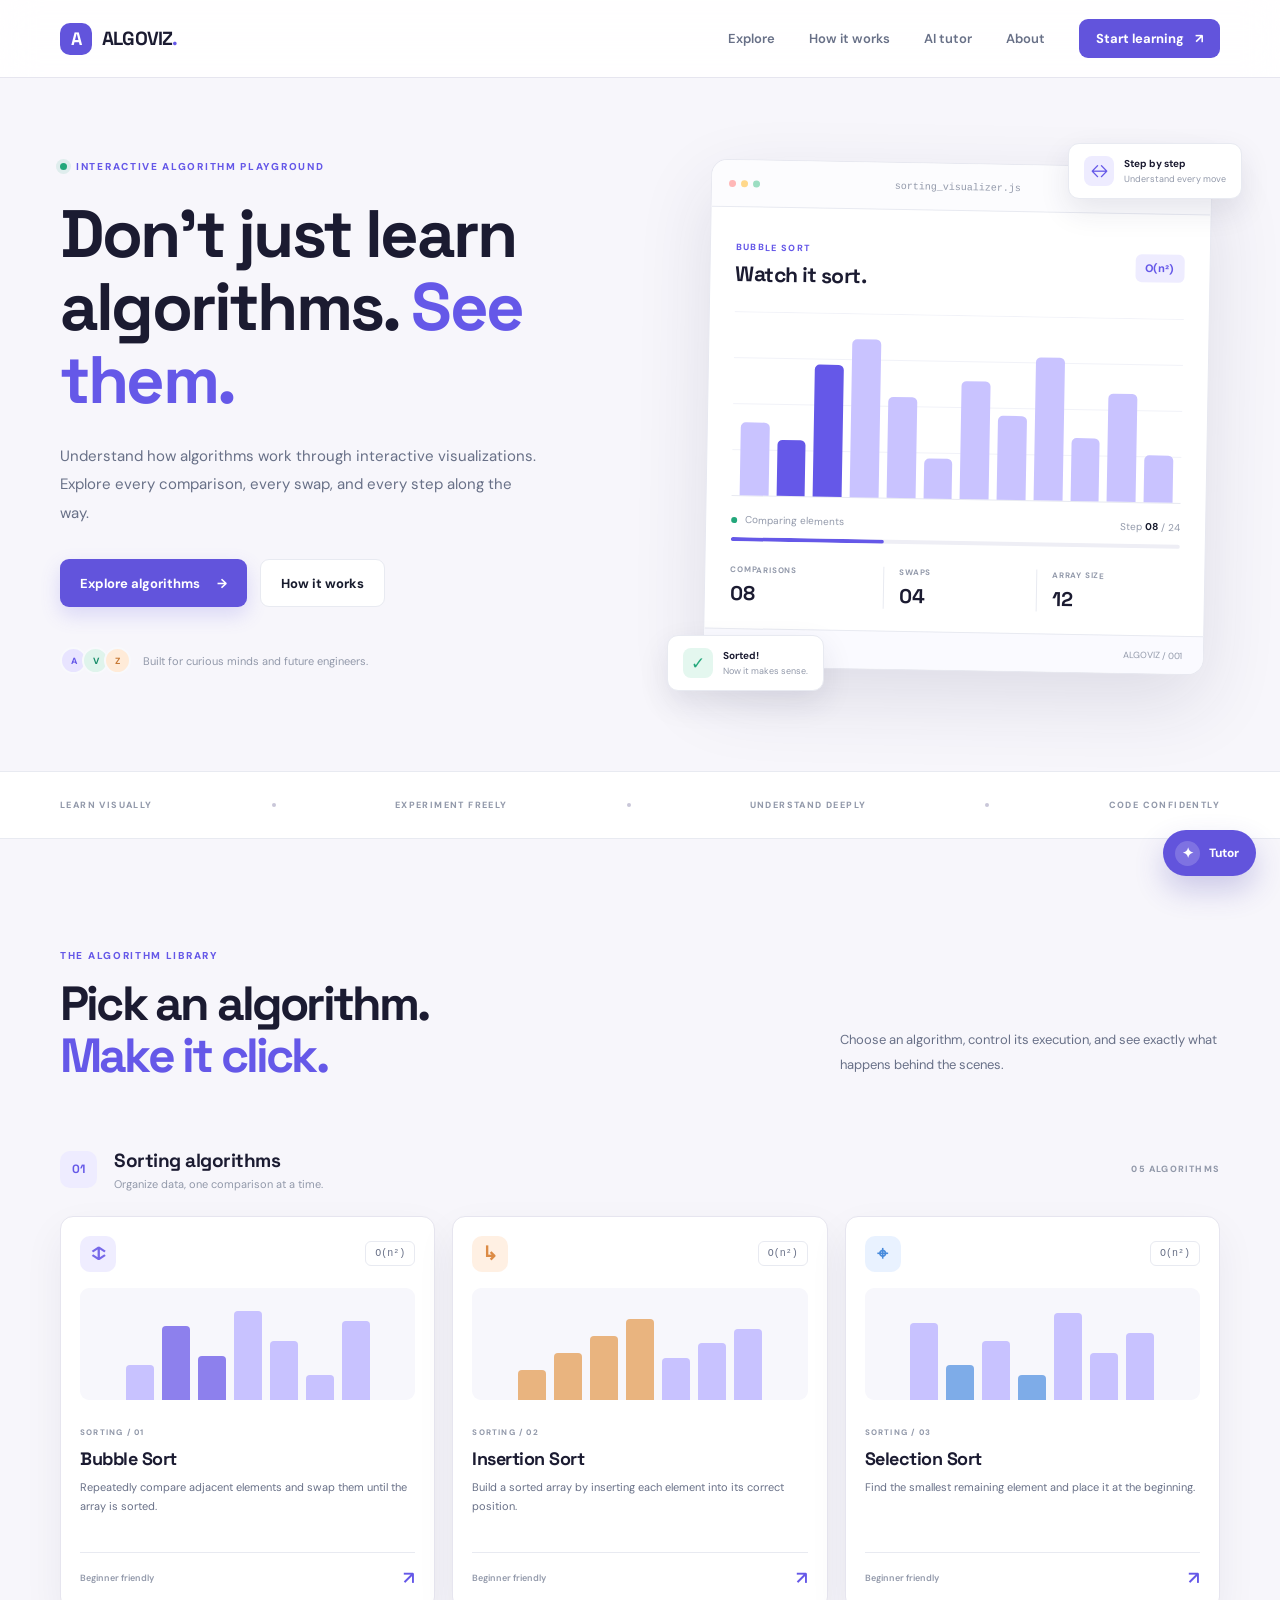
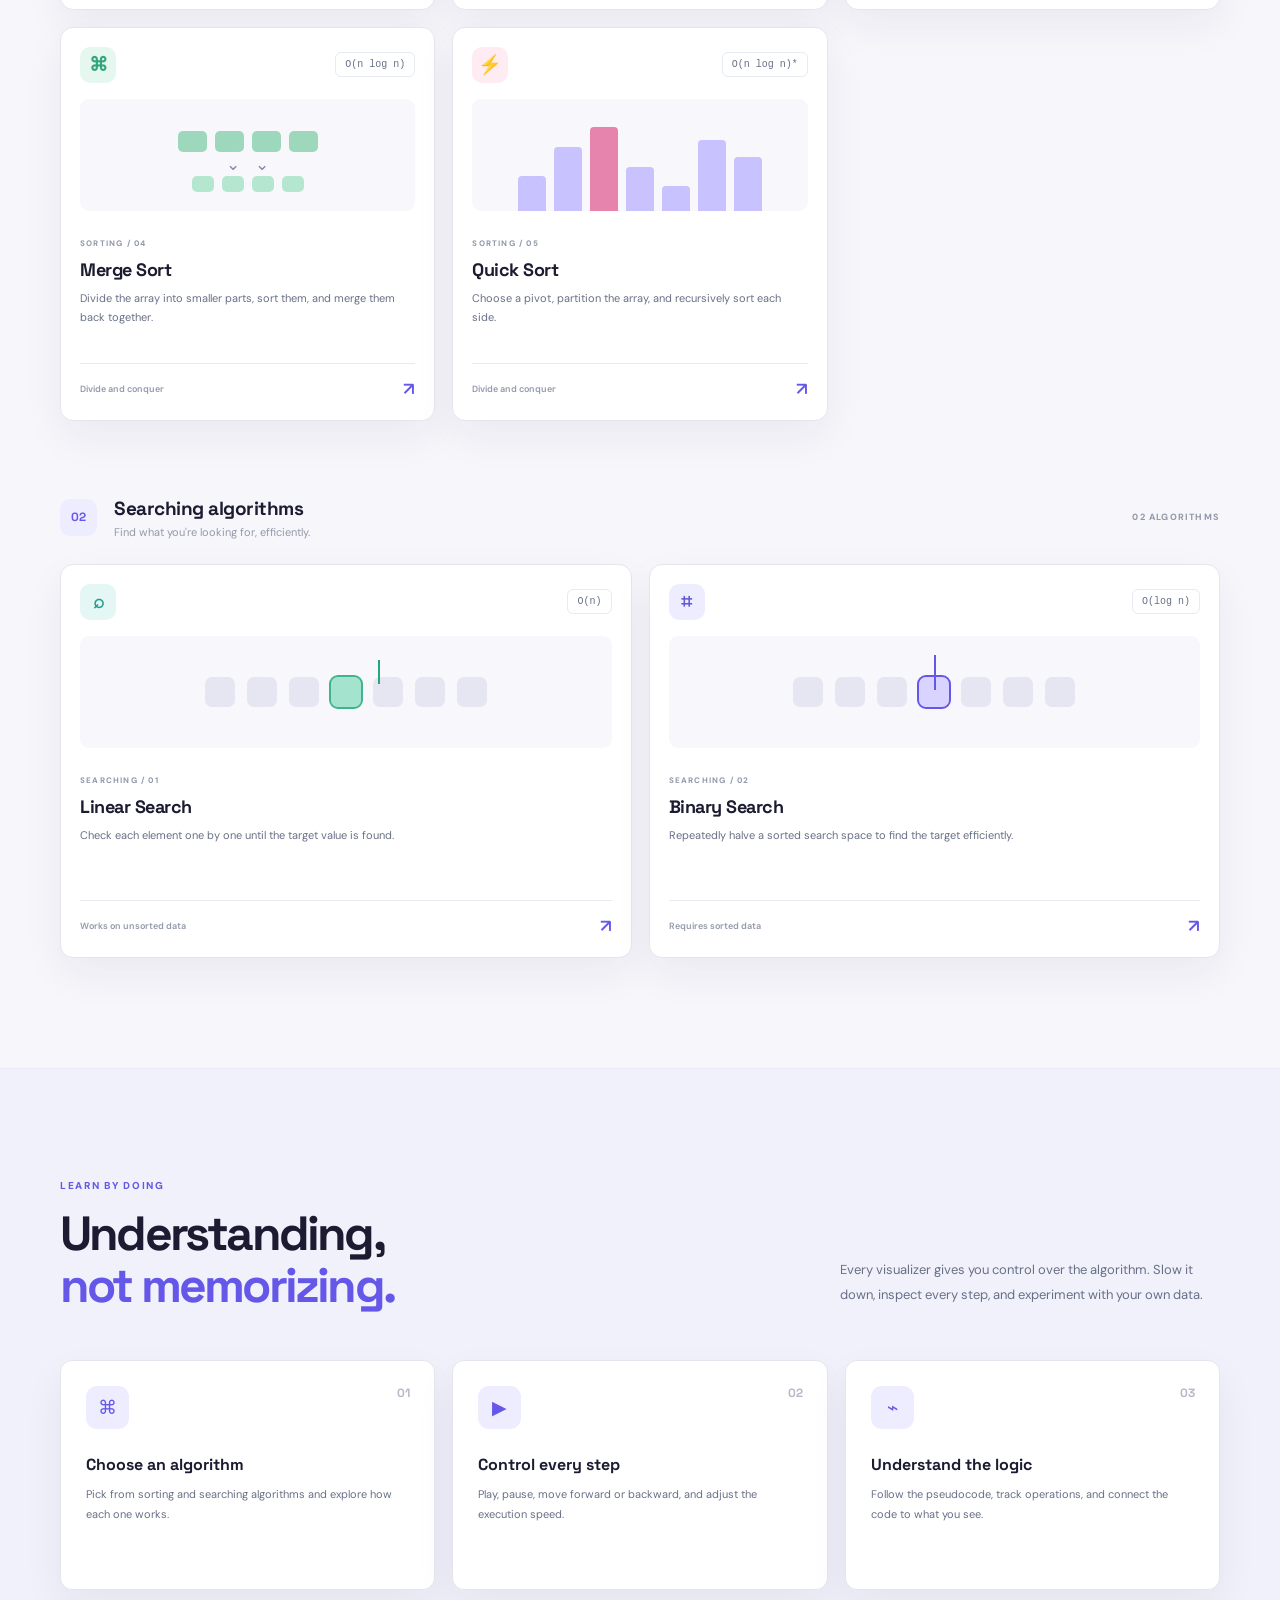
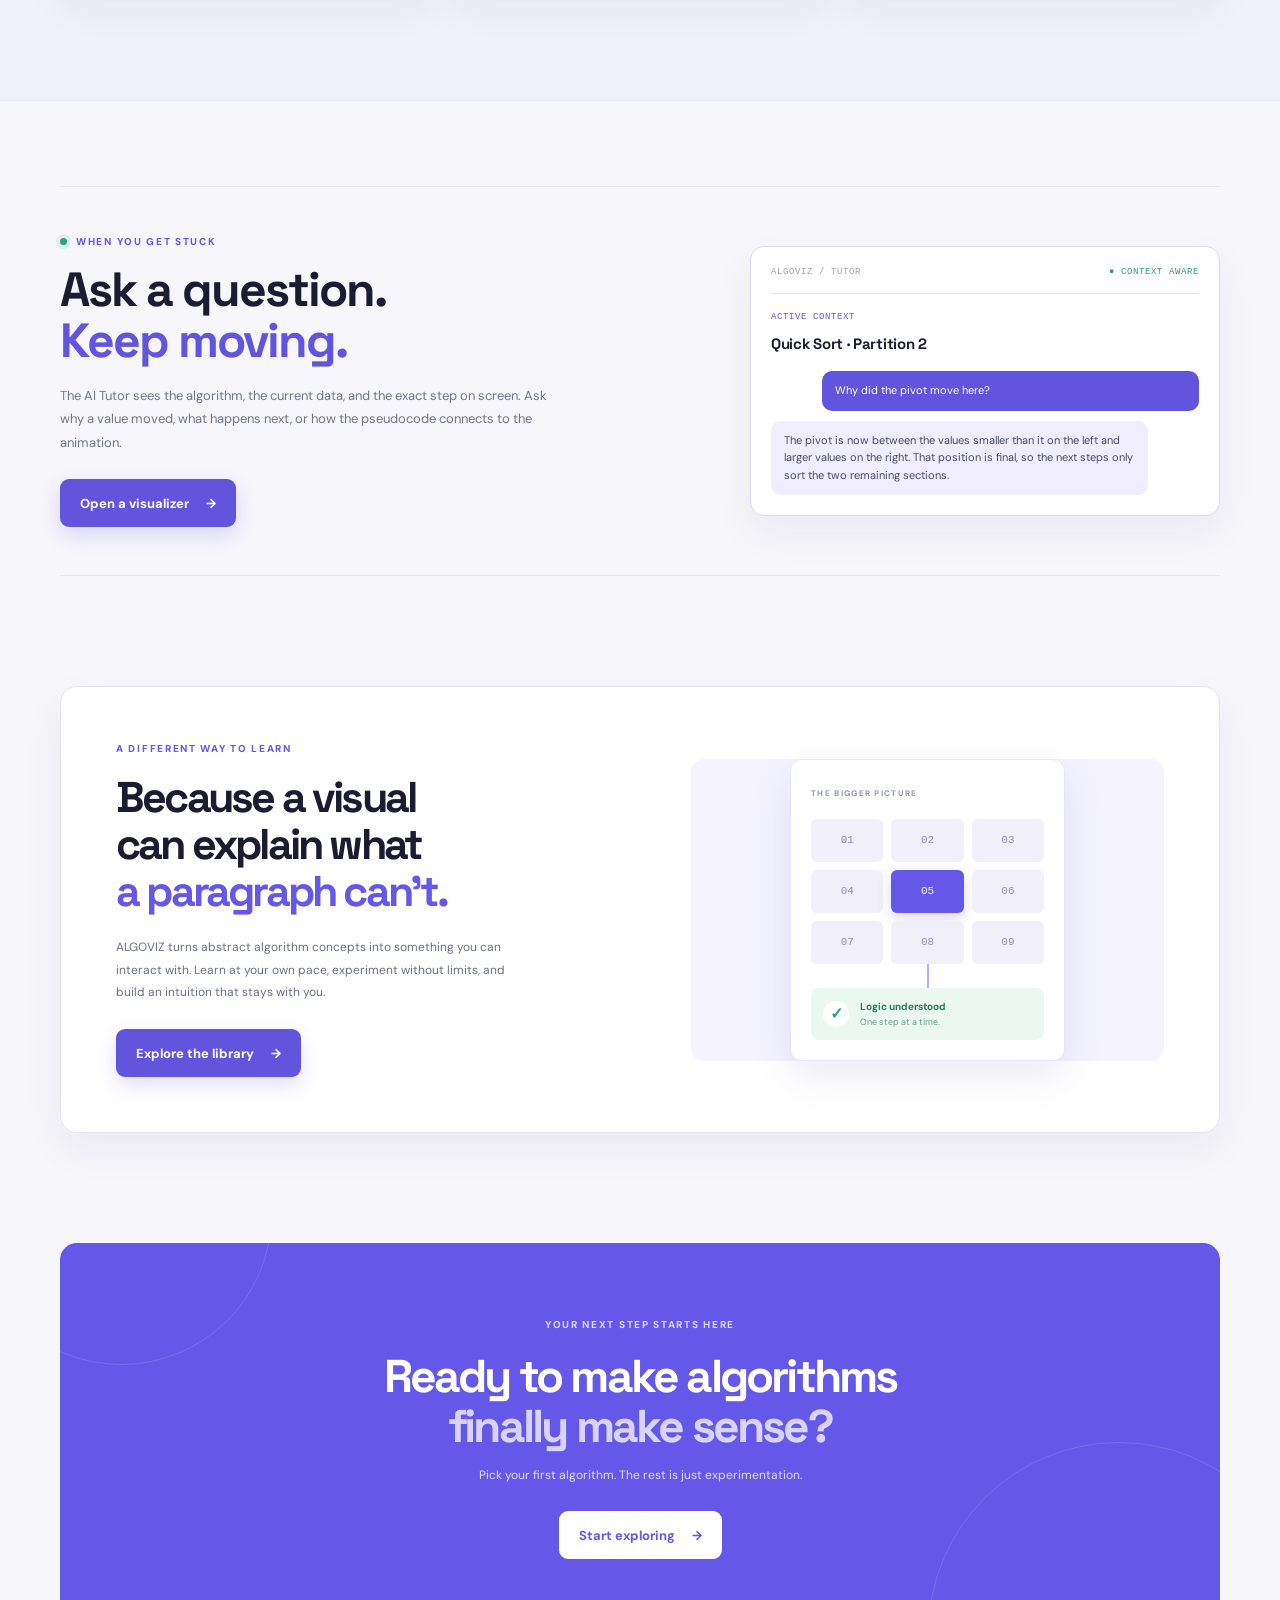
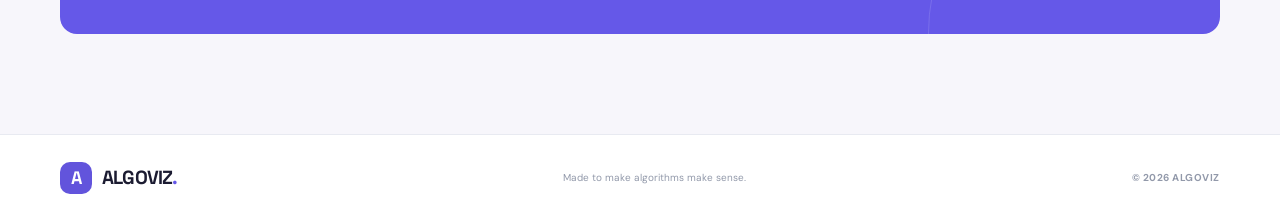
<file: index.html>
<!DOCTYPE html>
<html lang="en">
<head>
  <meta charset="UTF-8" />
  <meta name="viewport" content="width=device-width, initial-scale=1.0" />
  <meta name="theme-color" content="#f8f9fc" />
  <meta name="description" content="Explore sorting and searching algorithms through interactive visualizations. Learn how algorithms work, one step at a time." />
  <title>ALGOVIZ — See Algorithms in Action</title>
  <link rel="preconnect" href="https://fonts.googleapis.com">
  <link rel="preconnect" href="https://fonts.gstatic.com" crossorigin>
  <link href="https://fonts.googleapis.com/css2?family=DM+Sans:wght@400;500;600;700;800&family=Space+Grotesk:wght@400;500;600;700&display=swap" rel="stylesheet">
  <link rel="stylesheet" href="css/global.css" />
  <link rel="stylesheet" href="css/overhaul.css" />
  <link rel="stylesheet" href="css/tutor.css" />
  <script src="js/app.js" defer></script>
  <script src="js/ai-tutor.js" defer></script>
</head>
<body>
  <header class="site-header">
    <nav class="navbar container">
      <a href="index.html" class="brand">
        <span class="brand-mark">A</span>
        <span>ALGOVIZ<span class="brand-dot">.</span></span>
      </a>

      <button class="menu-toggle" id="menuToggle" aria-label="Toggle navigation" aria-expanded="false">
        <span></span>
        <span></span>
      </button>

      <div class="nav-links" id="navLinks">
        <a href="#explore">Explore</a>
        <a href="#how-it-works">How it works</a>
        <a href="#ai-tutor">AI tutor</a>
        <a href="#about">About</a>
        <a href="#explore" class="nav-cta">Start learning <span>↗</span></a>
      </div>
    </nav>
  </header>

  <main>
    <section class="hero container">
      <div class="hero-content reveal">
        <div class="eyebrow">
          <span class="eyebrow-dot"></span>
          INTERACTIVE ALGORITHM PLAYGROUND
        </div>

        <h1>
          Don't just learn<br />
          algorithms. <span>See them.</span>
        </h1>

        <p class="hero-description">
          Understand how algorithms work through interactive visualizations.
          Explore every comparison, every swap, and every step along the way.
        </p>

        <div class="hero-actions">
          <a href="#explore" class="button button-primary">
            Explore algorithms <span>→</span>
          </a>
          <a href="#how-it-works" class="button button-secondary">
            How it works
          </a>
        </div>

        <div class="hero-meta">
          <div class="avatar-stack">
            <span>A</span>
            <span>V</span>
            <span>Z</span>
          </div>
          <p>Built for curious minds and future engineers.</p>
        </div>
      </div>

      <div class="hero-visual reveal">
        <div class="visual-window">
          <div class="window-top">
            <div class="window-dots">
              <i></i><i></i><i></i>
            </div>
            <span>sorting_visualizer.js</span>
            <span class="live-indicator"><i></i> LIVE</span>
          </div>

          <div class="visual-content">
            <div class="visual-heading">
              <div>
                <span class="visual-label">BUBBLE SORT</span>
                <h3>Watch it sort.</h3>
              </div>
              <span class="complexity-tag">O(n²)</span>
            </div>

            <div class="bars-container" id="previewBars">
              <div class="bar" style="height: 42%"></div>
              <div class="bar" style="height: 76%"></div>
              <div class="bar" style="height: 32%"></div>
              <div class="bar" style="height: 91%"></div>
              <div class="bar" style="height: 58%"></div>
              <div class="bar" style="height: 23%"></div>
              <div class="bar" style="height: 68%"></div>
              <div class="bar" style="height: 48%"></div>
              <div class="bar" style="height: 82%"></div>
              <div class="bar" style="height: 36%"></div>
              <div class="bar" style="height: 62%"></div>
              <div class="bar" style="height: 27%"></div>
            </div>

            <div class="visual-status">
              <span><i class="status-dot"></i> Comparing elements</span>
              <span>Step <strong>08</strong> / 24</span>
            </div>

            <div class="visual-progress">
              <span></span>
            </div>

            <div class="visual-stats">
              <div>
                <span>COMPARISONS</span>
                <strong>08</strong>
              </div>
              <div>
                <span>SWAPS</span>
                <strong>04</strong>
              </div>
              <div>
                <span>ARRAY SIZE</span>
                <strong>12</strong>
              </div>
            </div>
          </div>

          <div class="visual-footer">
            <span>● Interactive preview</span>
            <span>ALGOVIZ / 001</span>
          </div>
        </div>

        <div class="floating-note note-top">
          <span class="note-icon">↔</span>
          <div>
            <strong>Step by step</strong>
            <small>Understand every move</small>
          </div>
        </div>

        <div class="floating-note note-bottom">
          <span class="note-icon note-icon-green">✓</span>
          <div>
            <strong>Sorted!</strong>
            <small>Now it makes sense.</small>
          </div>
        </div>
      </div>
    </section>

    <section class="trust-strip">
      <div class="container trust-inner">
        <span>LEARN VISUALLY</span>
        <span class="trust-divider"></span>
        <span>EXPERIMENT FREELY</span>
        <span class="trust-divider"></span>
        <span>UNDERSTAND DEEPLY</span>
        <span class="trust-divider"></span>
        <span>CODE CONFIDENTLY</span>
      </div>
    </section>

    <section class="explore-section section container" id="explore">
      <div class="section-heading reveal">
        <div>
          <div class="eyebrow">THE ALGORITHM LIBRARY</div>
          <h2>Pick an algorithm.<br /><span>Make it click.</span></h2>
        </div>
        <p>
          Choose an algorithm, control its execution, and see exactly
          what happens behind the scenes.
        </p>
      </div>

      <div class="category-heading reveal">
        <div class="category-number">01</div>
        <div>
          <h3>Sorting algorithms</h3>
          <p>Organize data, one comparison at a time.</p>
        </div>
        <span class="category-count">05 ALGORITHMS</span>
      </div>

      <div class="algorithm-grid">
        <a href="pages/sorting/bubble.html" class="algorithm-card featured-card reveal">
          <div class="card-top">
            <span class="card-icon icon-purple">↕</span>
            <span class="card-complexity">O(n²)</span>
          </div>
          <div class="card-visual bubble-art">
            <span style="--h: 35%"></span>
            <span style="--h: 75%"></span>
            <span style="--h: 45%"></span>
            <span style="--h: 90%"></span>
            <span style="--h: 60%"></span>
            <span style="--h: 25%"></span>
            <span style="--h: 80%"></span>
          </div>
          <div class="card-content">
            <span class="card-index">SORTING / 01</span>
            <h4>Bubble Sort</h4>
            <p>Repeatedly compare adjacent elements and swap them until the array is sorted.</p>
          </div>
          <div class="card-bottom">
            <span>Beginner friendly</span>
            <span class="card-arrow">↗</span>
          </div>
        </a>

        <a href="pages/sorting/insertion.html" class="algorithm-card reveal">
          <div class="card-top">
            <span class="card-icon icon-orange">↳</span>
            <span class="card-complexity">O(n²)</span>
          </div>
          <div class="card-visual insertion-art">
            <span style="--h: 30%"></span>
            <span style="--h: 48%"></span>
            <span style="--h: 65%"></span>
            <span style="--h: 82%"></span>
            <span style="--h: 42%"></span>
            <span style="--h: 58%"></span>
            <span style="--h: 72%"></span>
          </div>
          <div class="card-content">
            <span class="card-index">SORTING / 02</span>
            <h4>Insertion Sort</h4>
            <p>Build a sorted array by inserting each element into its correct position.</p>
          </div>
          <div class="card-bottom">
            <span>Beginner friendly</span>
            <span class="card-arrow">↗</span>
          </div>
        </a>

        <a href="pages/sorting/selection.html" class="algorithm-card reveal">
          <div class="card-top">
            <span class="card-icon icon-blue">⌖</span>
            <span class="card-complexity">O(n²)</span>
          </div>
          <div class="card-visual selection-art">
            <span style="--h: 78%"></span>
            <span style="--h: 35%"></span>
            <span style="--h: 60%"></span>
            <span style="--h: 25%"></span>
            <span style="--h: 88%"></span>
            <span style="--h: 48%"></span>
            <span style="--h: 68%"></span>
          </div>
          <div class="card-content">
            <span class="card-index">SORTING / 03</span>
            <h4>Selection Sort</h4>
            <p>Find the smallest remaining element and place it at the beginning.</p>
          </div>
          <div class="card-bottom">
            <span>Beginner friendly</span>
            <span class="card-arrow">↗</span>
          </div>
        </a>

        <a href="pages/sorting/merge.html" class="algorithm-card reveal">
          <div class="card-top">
            <span class="card-icon icon-green">⌘</span>
            <span class="card-complexity">O(n log n)</span>
          </div>
          <div class="card-visual merge-art">
            <div class="merge-row">
              <span></span><span></span><span></span><span></span>
            </div>
            <div class="merge-lines">⌄ &nbsp; ⌄</div>
            <div class="merge-row merge-row-small">
              <span></span><span></span><span></span><span></span>
            </div>
          </div>
          <div class="card-content">
            <span class="card-index">SORTING / 04</span>
            <h4>Merge Sort</h4>
            <p>Divide the array into smaller parts, sort them, and merge them back together.</p>
          </div>
          <div class="card-bottom">
            <span>Divide and conquer</span>
            <span class="card-arrow">↗</span>
          </div>
        </a>

        <a href="pages/sorting/quick.html" class="algorithm-card reveal">
          <div class="card-top">
            <span class="card-icon icon-pink">⚡</span>
            <span class="card-complexity">O(n log n)*</span>
          </div>
          <div class="card-visual quick-art">
            <span style="--h: 35%"></span>
            <span style="--h: 65%"></span>
            <span class="pivot" style="--h: 85%"></span>
            <span style="--h: 45%"></span>
            <span style="--h: 25%"></span>
            <span style="--h: 72%"></span>
            <span style="--h: 55%"></span>
          </div>
          <div class="card-content">
            <span class="card-index">SORTING / 05</span>
            <h4>Quick Sort</h4>
            <p>Choose a pivot, partition the array, and recursively sort each side.</p>
          </div>
          <div class="card-bottom">
            <span>Divide and conquer</span>
            <span class="card-arrow">↗</span>
          </div>
        </a>
      </div>

      <div class="category-heading search-heading reveal">
        <div class="category-number">02</div>
        <div>
          <h3>Searching algorithms</h3>
          <p>Find what you're looking for, efficiently.</p>
        </div>
        <span class="category-count">02 ALGORITHMS</span>
      </div>

      <div class="algorithm-grid search-grid">
        <a href="pages/searching/linear.html" class="algorithm-card reveal">
          <div class="card-top">
            <span class="card-icon icon-teal">⌕</span>
            <span class="card-complexity">O(n)</span>
          </div>
          <div class="card-visual linear-art">
            <span></span><span></span><span></span><span class="search-hit"></span><span></span><span></span><span></span>
            <i></i>
          </div>
          <div class="card-content">
            <span class="card-index">SEARCHING / 01</span>
            <h4>Linear Search</h4>
            <p>Check each element one by one until the target value is found.</p>
          </div>
          <div class="card-bottom">
            <span>Works on unsorted data</span>
            <span class="card-arrow">↗</span>
          </div>
        </a>

        <a href="pages/searching/binary.html" class="algorithm-card reveal">
          <div class="card-top">
            <span class="card-icon icon-indigo">⌗</span>
            <span class="card-complexity">O(log n)</span>
          </div>
          <div class="card-visual binary-art">
            <span></span><span></span><span></span><span class="binary-mid"></span><span></span><span></span><span></span>
            <i></i>
          </div>
          <div class="card-content">
            <span class="card-index">SEARCHING / 02</span>
            <h4>Binary Search</h4>
            <p>Repeatedly halve a sorted search space to find the target efficiently.</p>
          </div>
          <div class="card-bottom">
            <span>Requires sorted data</span>
            <span class="card-arrow">↗</span>
          </div>
        </a>
      </div>
    </section>

    <section class="how-section" id="how-it-works">
      <div class="container">
        <div class="section-heading reveal">
          <div>
            <div class="eyebrow">LEARN BY DOING</div>
            <h2>Understanding,<br /><span>not memorizing.</span></h2>
          </div>
          <p>
            Every visualizer gives you control over the algorithm.
            Slow it down, inspect every step, and experiment with your own data.
          </p>
        </div>

        <div class="steps-grid">
          <div class="step-card reveal">
            <span class="step-number">01</span>
            <div class="step-icon">⌘</div>
            <h3>Choose an algorithm</h3>
            <p>Pick from sorting and searching algorithms and explore how each one works.</p>
          </div>
          <div class="step-card reveal">
            <span class="step-number">02</span>
            <div class="step-icon">▶</div>
            <h3>Control every step</h3>
            <p>Play, pause, move forward or backward, and adjust the execution speed.</p>
          </div>
          <div class="step-card reveal">
            <span class="step-number">03</span>
            <div class="step-icon">⌁</div>
            <h3>Understand the logic</h3>
            <p>Follow the pseudocode, track operations, and connect the code to what you see.</p>
          </div>
        </div>
      </div>
    </section>

    <section class="ai-feature-section container" id="ai-tutor">
      <div class="ai-feature-copy reveal">
        <div class="eyebrow"><span class="eyebrow-dot"></span>WHEN YOU GET STUCK</div>
        <h2>Ask a question.<br /><span>Keep moving.</span></h2>
        <p>
          The AI Tutor sees the algorithm, the current data, and the exact step
          on screen. Ask why a value moved, what happens next, or how the
          pseudocode connects to the animation.
        </p>
        <a href="#explore" class="button button-primary">Open a visualizer <span>→</span></a>
      </div>
      <div class="ai-feature-preview reveal" aria-label="AI Tutor preview">
        <div class="ai-preview-topline"><span>ALGOVIZ / TUTOR</span><span class="ai-preview-live">● CONTEXT AWARE</span></div>
        <div class="ai-preview-context"><span>ACTIVE CONTEXT</span><strong>Quick Sort · Partition 2</strong></div>
        <div class="ai-preview-message ai-preview-user">Why did the pivot move here?</div>
        <div class="ai-preview-message ai-preview-answer">The pivot is now between the values smaller than it on the left and larger values on the right. That position is final, so the next steps only sort the two remaining sections.</div>
      </div>
    </section>

    <section class="about-section container" id="about">
      <div class="about-panel reveal">
        <div class="about-copy">
          <div class="eyebrow">A DIFFERENT WAY TO LEARN</div>
          <h2>Because a visual<br />can explain what<br /><span>a paragraph can't.</span></h2>
          <p>
            ALGOVIZ turns abstract algorithm concepts into something you can
            interact with. Learn at your own pace, experiment without limits,
            and build an intuition that stays with you.
          </p>
          <a href="#explore" class="button button-primary">Explore the library <span>→</span></a>
        </div>

        <div class="about-art">
          <div class="about-art-card">
            <span class="art-caption">THE BIGGER PICTURE</span>
            <div class="art-grid">
              <span>01</span><span>02</span><span>03</span>
              <span>04</span><span class="art-active">05</span><span>06</span>
              <span>07</span><span>08</span><span>09</span>
            </div>
            <div class="art-connector"></div>
            <div class="art-result">
              <span>✓</span>
              <div>
                <strong>Logic understood</strong>
                <small>One step at a time.</small>
              </div>
            </div>
          </div>
        </div>
      </div>
    </section>

    <section class="final-cta container">
      <div class="final-cta-inner reveal">
        <div class="eyebrow">YOUR NEXT STEP STARTS HERE</div>
        <h2>Ready to make algorithms<br /><span>finally make sense?</span></h2>
        <p>Pick your first algorithm. The rest is just experimentation.</p>
        <a href="#explore" class="button button-light">Start exploring <span>→</span></a>
      </div>
    </section>
  </main>

  <footer class="site-footer">
    <div class="container footer-inner">
      <a href="index.html" class="brand">
        <span class="brand-mark">A</span>
        <span>ALGOVIZ<span class="brand-dot">.</span></span>
      </a>
      <p>Made to make algorithms make sense.</p>
      <span class="footer-copy">© 2026 ALGOVIZ</span>
    </div>
  </footer>
</body>
</html>
</file>
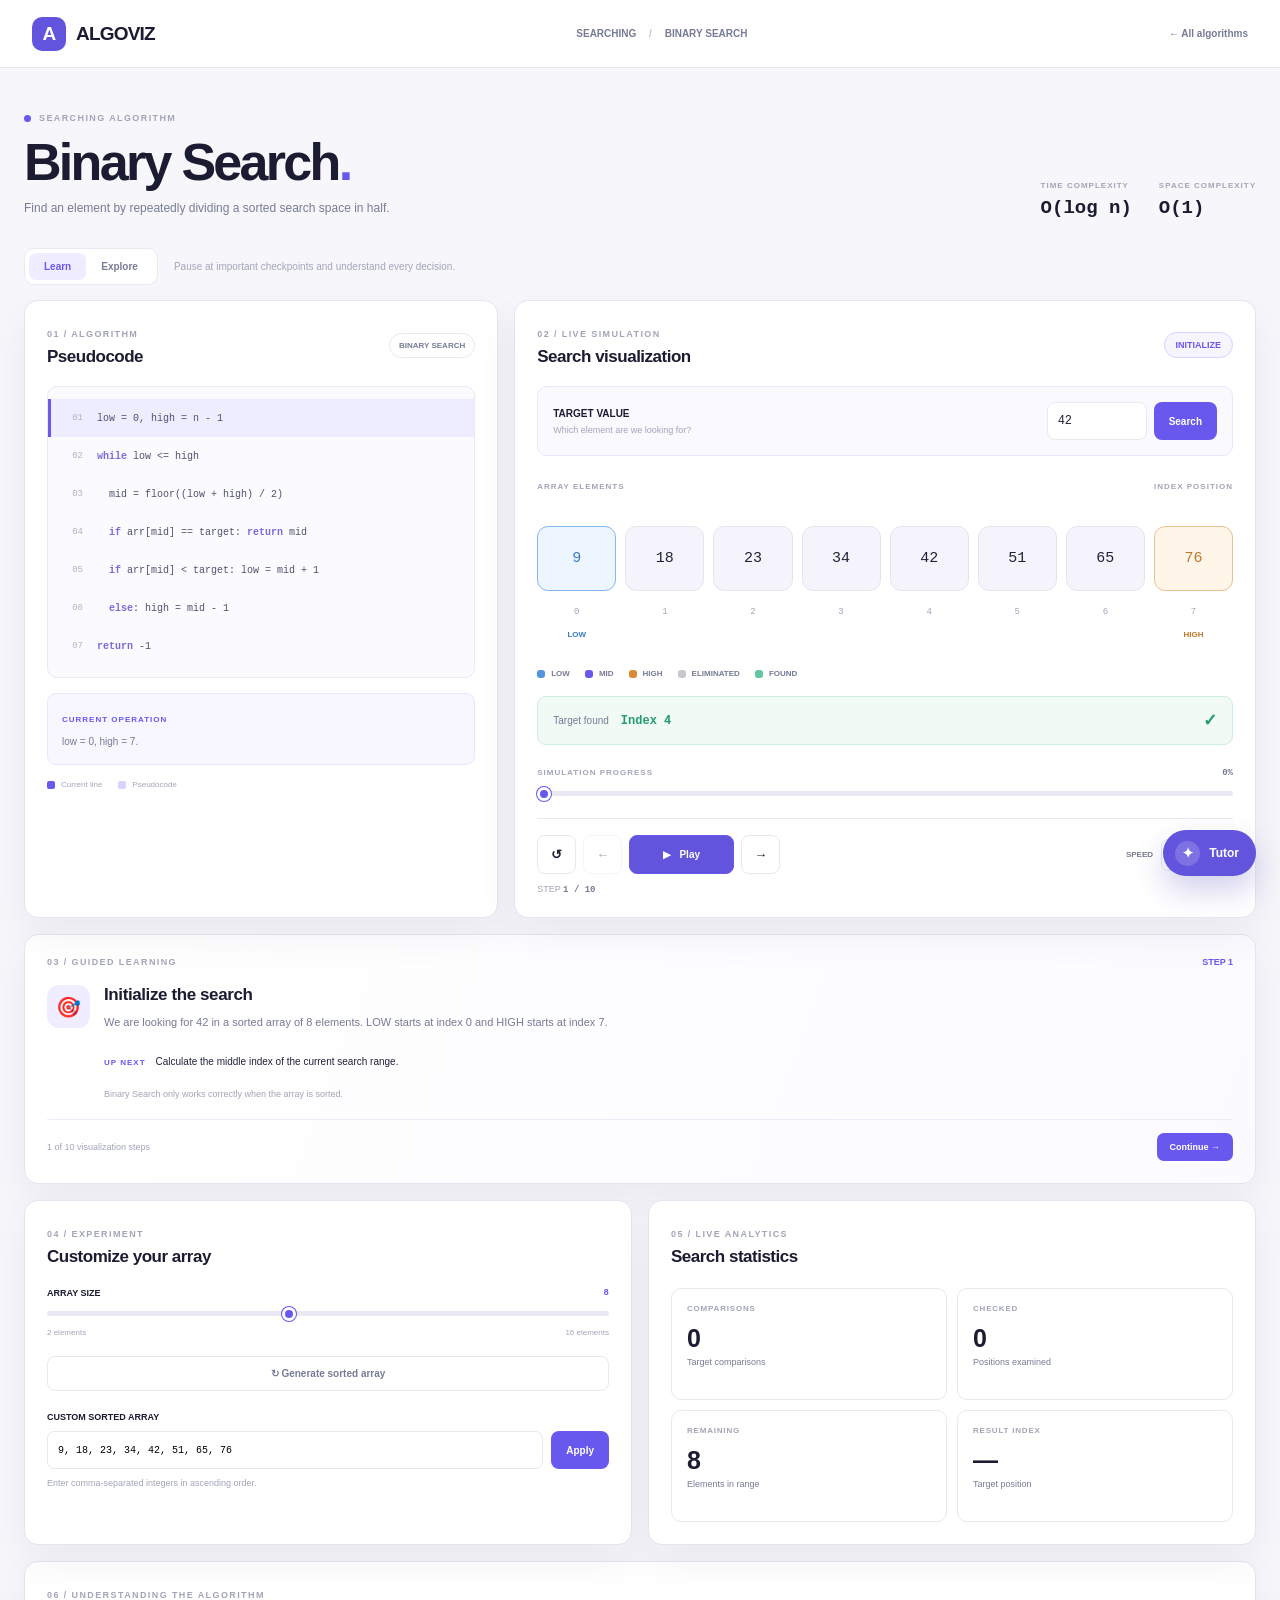
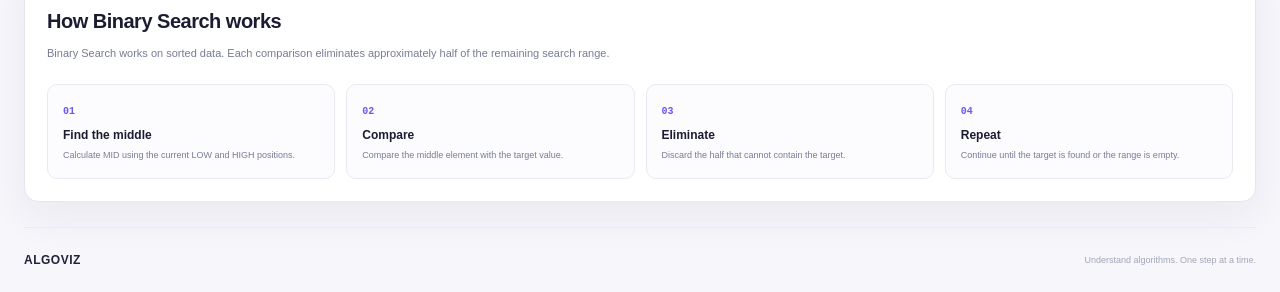
<file: pages/searching/binary.html>
<!DOCTYPE html>
<html lang="en">
<head>
  <meta charset="UTF-8">
  <meta name="viewport" content="width=device-width, initial-scale=1.0">
  <meta name="theme-color" content="#faf9f6">
  <title>Binary Search | ALGOVIZ</title>
  <link rel="stylesheet" href="../../css/binary-search.css">
  <link rel="stylesheet" href="../../css/overhaul.css">
  <link rel="stylesheet" href="../../css/tutor.css">
</head>
<body>
  <header class="topbar">
    <a href="../../index.html" class="brand">
      <span class="brand-icon">A</span>
      <span>ALGOVIZ</span>
    </a>
    <div class="breadcrumb">SEARCHING <span>/</span> BINARY SEARCH</div>
    <a href="../../index.html" class="back-link">← All algorithms</a>
  </header>

  <main class="container">
    <section class="hero">
      <div>
        <span class="eyebrow"><i></i> SEARCHING ALGORITHM</span>
        <h1>Binary Search<span>.</span></h1>
        <p>Find an element by repeatedly dividing a sorted search space in half.</p>
      </div>
      <div class="complexities">
        <div><span>TIME COMPLEXITY</span><strong>O(log n)</strong></div>
        <div><span>SPACE COMPLEXITY</span><strong>O(1)</strong></div>
      </div>
    </section>

    <div class="mode-row">
      <div class="mode-switch">
        <button class="mode active" data-mode="learn">Learn</button>
        <button class="mode" data-mode="explore">Explore</button>
      </div>
      <span id="modeDescription">Pause at important checkpoints and understand every decision.</span>
    </div>

    <section class="workspace">
      <section class="panel code-panel">
        <div class="panel-heading">
          <div><span class="section-label">01 / ALGORITHM</span><h2>Pseudocode</h2></div>
          <span class="tag">BINARY SEARCH</span>
        </div>

        <div class="pseudocode" id="pseudocode">
          <div class="code-line" data-line="1"><span>01</span><code>low = 0, high = n - 1</code></div>
          <div class="code-line" data-line="2"><span>02</span><code><b>while</b> low &lt;= high</code></div>
          <div class="code-line" data-line="3"><span>03</span><code>&nbsp;&nbsp;mid = floor((low + high) / 2)</code></div>
          <div class="code-line" data-line="4"><span>04</span><code>&nbsp;&nbsp;<b>if</b> arr[mid] == target: <b>return</b> mid</code></div>
          <div class="code-line" data-line="5"><span>05</span><code>&nbsp;&nbsp;<b>if</b> arr[mid] &lt; target: low = mid + 1</code></div>
          <div class="code-line" data-line="6"><span>06</span><code>&nbsp;&nbsp;<b>else</b>: high = mid - 1</code></div>
          <div class="code-line" data-line="7"><span>07</span><code><b>return</b> -1</code></div>
        </div>

        <div class="code-explanation">
          <span>CURRENT OPERATION</span>
          <p id="codeExplanation">Initialize the search boundaries.</p>
        </div>

        <div class="code-legend">
          <span><i></i> Current line</span>
          <span><i></i> Pseudocode</span>
        </div>
      </section>

      <section class="panel visual-panel">
        <div class="panel-heading">
          <div><span class="section-label">02 / LIVE SIMULATION</span><h2>Search visualization</h2></div>
          <span class="status" id="status">Ready</span>
        </div>

        <div class="target-box">
          <div><label for="targetInput">TARGET VALUE</label><span>Which element are we looking for?</span></div>
          <div class="target-controls">
            <input id="targetInput" type="number" value="42">
            <button id="searchButton">Search</button>
          </div>
        </div>

        <div class="array-heading">
          <span>ARRAY ELEMENTS</span>
          <span>INDEX POSITION</span>
        </div>

        <div class="array-viewport">
          <div class="array" id="array"></div>
        </div>

        <div class="pointer-legend">
          <span><i class="low-dot"></i> LOW</span>
          <span><i class="mid-dot"></i> MID</span>
          <span><i class="high-dot"></i> HIGH</span>
          <span><i class="out-dot"></i> ELIMINATED</span>
          <span><i class="found-dot"></i> FOUND</span>
        </div>

        <div class="result" id="result" hidden>
          <div><span id="resultTitle">Target found</span><strong id="resultValue">Index 4</strong></div>
          <span class="result-icon" id="resultIcon">✓</span>
        </div>

        <div class="progress-block">
          <div><span>SIMULATION PROGRESS</span><strong id="progressLabel">0%</strong></div>
          <input id="progress" type="range" min="0" max="100" value="0">
        </div>

        <div class="controls">
          <div class="control-buttons">
            <button class="icon-button" id="resetButton" title="Reset">↺</button>
            <button class="icon-button" id="previousButton" title="Previous">←</button>
            <button class="play-button" id="playButton"><span id="playIcon">▶</span><span id="playLabel">Play</span></button>
            <button class="icon-button" id="nextButton" title="Next">→</button>
          </div>
          <label class="speed-control">SPEED
            <select id="speed">
              <option value="slow">Slow</option>
              <option value="normal" selected>Normal</option>
              <option value="fast">Fast</option>
            </select>
          </label>
        </div>

        <div class="step-count">STEP <strong id="stepCounter">1 / 1</strong></div>
      </section>
    </section>

    <section class="panel lesson-panel">
      <div class="lesson-heading">
        <span class="section-label">03 / GUIDED LEARNING</span>
        <span id="lessonStep">STEP 1</span>
      </div>
      <div class="lesson-content">
        <div class="lesson-icon" id="lessonIcon">🎯</div>
        <div class="lesson-copy">
          <h2 id="lessonTitle">Meet Binary Search</h2>
          <p id="lessonExplanation">Binary Search repeatedly divides a sorted array into smaller search ranges.</p>
          <div class="next-action"><span>UP NEXT</span><p id="lessonNext">Calculate the middle index.</p></div>
          <p class="hint" id="lessonHint">Binary Search requires a sorted array.</p>
        </div>
      </div>
      <div class="lesson-footer">
        <span id="lessonProgress">Follow each step to understand the algorithm.</span>
        <button id="lessonNextButton">Continue →</button>
      </div>
    </section>

    <section class="lower-grid">
      <section class="panel experiment-panel">
        <div class="panel-heading">
          <div><span class="section-label">04 / EXPERIMENT</span><h2>Customize your array</h2></div>
        </div>
        <div class="size-heading"><label for="arraySize">ARRAY SIZE</label><strong id="arraySizeValue">8</strong></div>
        <input class="size-slider" id="arraySize" type="range" min="2" max="16" value="8">
        <div class="range-labels"><span>2 elements</span><span>16 elements</span></div>
        <button class="secondary-button" id="randomButton">↻ Generate sorted array</button>
        <label class="custom-label" for="customArray">CUSTOM SORTED ARRAY</label>
        <div class="custom-controls">
          <input id="customArray" type="text" value="9, 18, 23, 34, 42, 51, 65, 76">
          <button id="applyArrayButton">Apply</button>
        </div>
        <p class="input-message" id="inputMessage">Enter comma-separated integers in ascending order.</p>
      </section>

      <section class="panel stats-panel">
        <div class="panel-heading">
          <div><span class="section-label">05 / LIVE ANALYTICS</span><h2>Search statistics</h2></div>
        </div>
        <div class="stats-grid">
          <div class="stat"><span>COMPARISONS</span><strong id="comparisons">0</strong><small>Target comparisons</small></div>
          <div class="stat"><span>CHECKED</span><strong id="checked">0</strong><small>Positions examined</small></div>
          <div class="stat"><span>REMAINING</span><strong id="remaining">8</strong><small>Elements in range</small></div>
          <div class="stat"><span>RESULT INDEX</span><strong id="resultIndex">—</strong><small>Target position</small></div>
        </div>
      </section>
    </section>

    <section class="panel concept-panel">
      <span class="section-label">06 / UNDERSTANDING THE ALGORITHM</span>
      <h2>How Binary Search works</h2>
      <p class="concept-intro">Binary Search works on sorted data. Each comparison eliminates approximately half of the remaining search range.</p>
      <div class="concept-grid">
        <article><span>01</span><h3>Find the middle</h3><p>Calculate MID using the current LOW and HIGH positions.</p></article>
        <article><span>02</span><h3>Compare</h3><p>Compare the middle element with the target value.</p></article>
        <article><span>03</span><h3>Eliminate</h3><p>Discard the half that cannot contain the target.</p></article>
        <article><span>04</span><h3>Repeat</h3><p>Continue until the target is found or the range is empty.</p></article>
      </div>
    </section>

    <footer><strong>ALGOVIZ</strong><span>Understand algorithms. One step at a time.</span></footer>
  </main>

  <script src="../../js/algorithms/binary-search.js"></script>
  <script src="../../js/ai-tutor.js" defer></script>
</body>
</html>
</file>
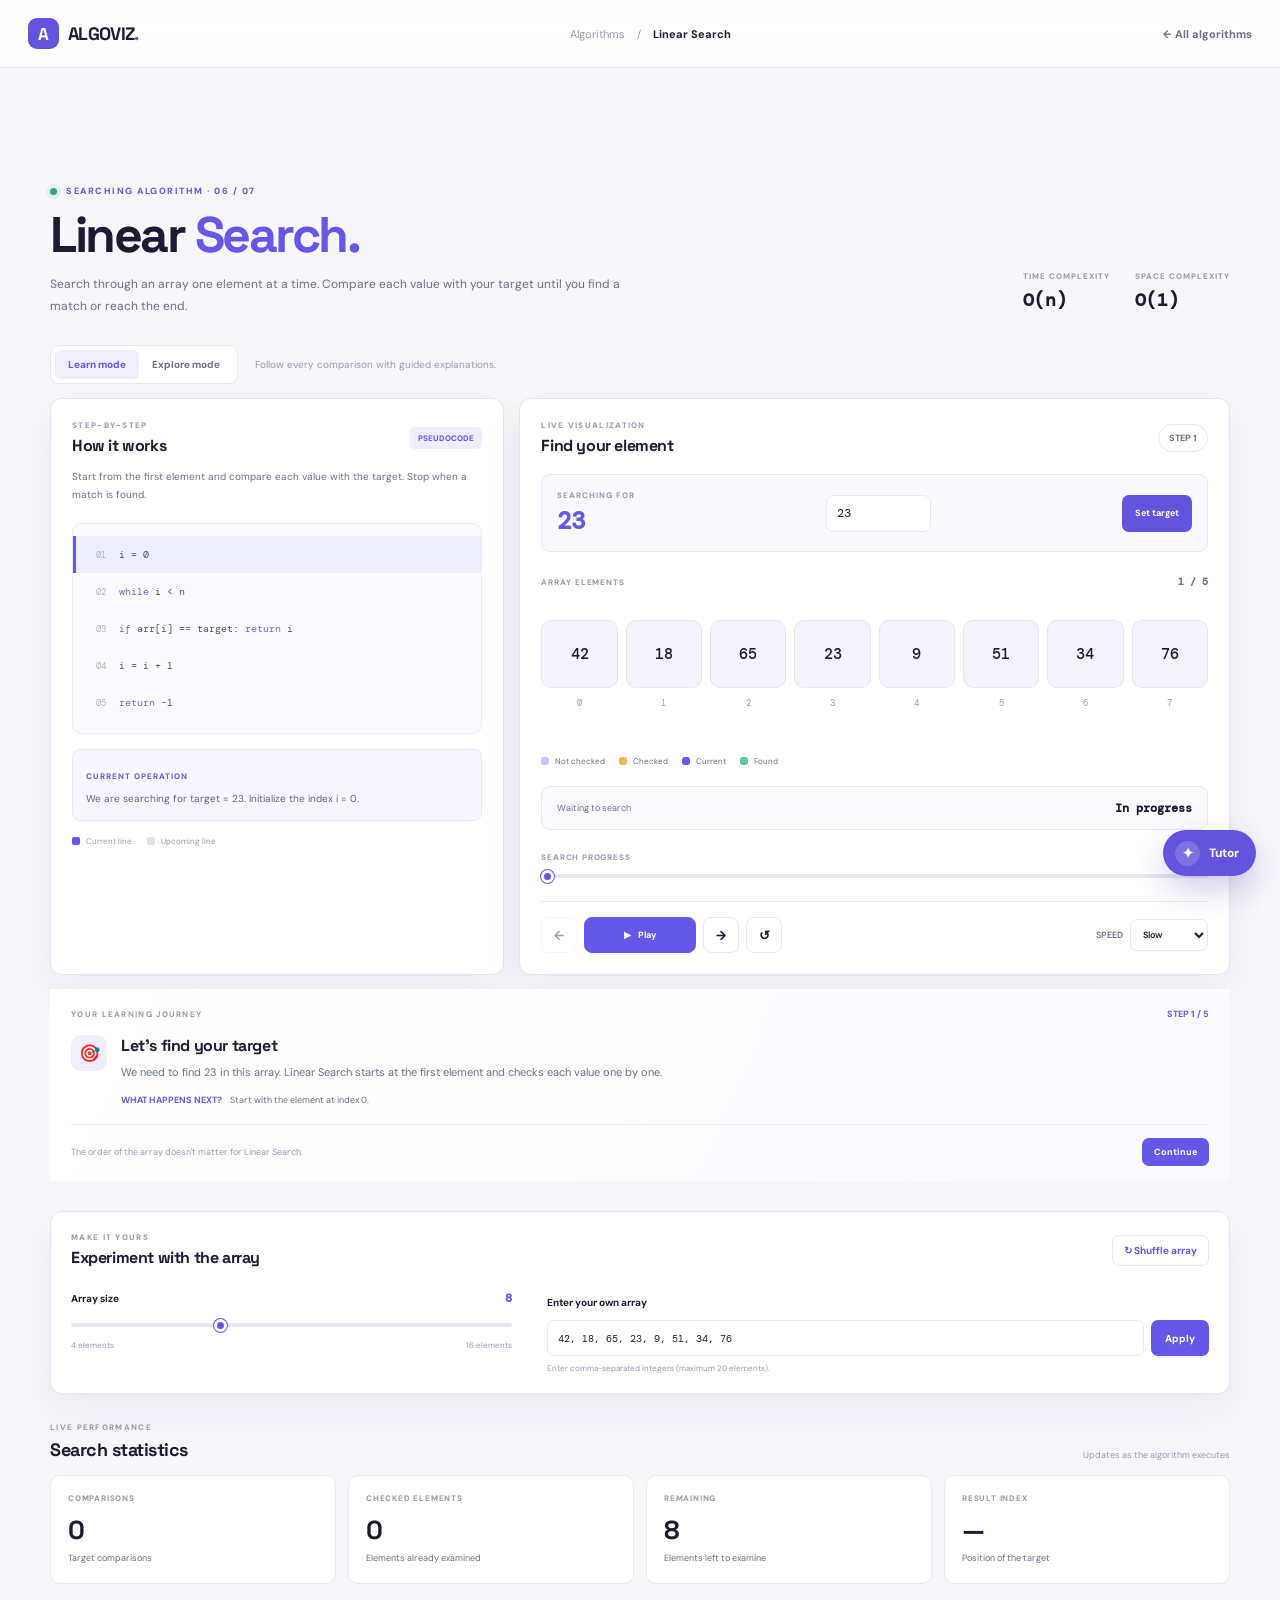
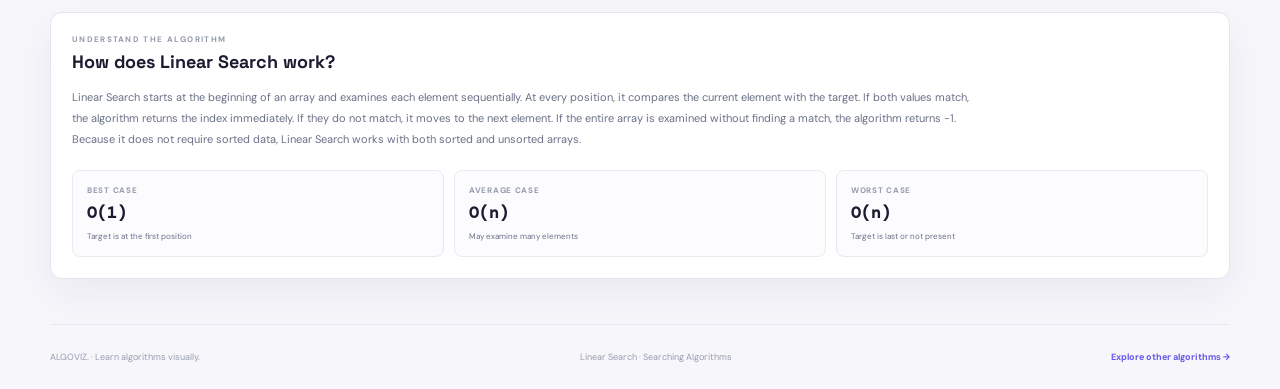
<file: pages/searching/linear.html>
<!DOCTYPE html>
<html lang="en">
<head>
  <meta charset="UTF-8">
  <meta name="viewport" content="width=device-width, initial-scale=1.0">
  <meta name="theme-color" content="#f7f8fc">
  <meta name="description" content="Learn Linear Search through interactive, step-by-step visualization.">
  <title>Linear Search Visualizer | ALGOVIZ</title>

  <link rel="preconnect" href="https://fonts.googleapis.com">
  <link rel="preconnect" href="https://fonts.gstatic.com" crossorigin>
  <link href="https://fonts.googleapis.com/css2?family=DM+Mono:wght@400;500&family=DM+Sans:wght@400;500;600;700;800&family=Space+Grotesk:wght@400;500;600;700&display=swap" rel="stylesheet">

  <link rel="stylesheet" href="../../css/global.css">
  <link rel="stylesheet" href="../../css/visualizer.css">
  <link rel="stylesheet" href="../../css/search.css">
  <link rel="stylesheet" href="../../css/overhaul.css">
  <link rel="stylesheet" href="../../css/tutor.css">
</head>

<body>

  <header class="visualizer-header">
    <div class="header-inner">

      <a href="../../index.html" class="brand">
        <span class="brand-mark">A</span>
        <span>ALGOVIZ<span class="brand-dot">.</span></span>
      </a>

      <div class="header-center">
        <a href="../../index.html">Algorithms</a>
        <span>/</span>
        <strong>Linear Search</strong>
      </div>

      <a href="../../index.html" class="back-link">← All algorithms</a>

    </div>
  </header>

  <main class="search-workspace">

    <section class="search-heading">

      <div>
        <div class="eyebrow">
          <span class="eyebrow-dot"></span>
          SEARCHING ALGORITHM · 06 / 07
        </div>

        <h1>Linear <span>Search.</span></h1>

        <p>
          Search through an array one element at a time. Compare each
          value with your target until you find a match or reach the end.
        </p>
      </div>

      <div class="search-complexity">

        <div>
          <span>TIME COMPLEXITY</span>
          <strong>O(n)</strong>
        </div>

        <div>
          <span>SPACE COMPLEXITY</span>
          <strong>O(1)</strong>
        </div>

      </div>

    </section>

    <section class="search-layout">

      <div class="search-toolbar">

        <div class="search-mode-switch">

          <button
            class="search-mode-button active"
            data-mode="learn"
            type="button"
          >
            Learn mode
          </button>

          <button
            class="search-mode-button"
            data-mode="explore"
            type="button"
          >
            Explore mode
          </button>

        </div>

        <p class="search-mode-description" id="searchModeDescription">
          Follow every comparison with guided explanations.
        </p>

      </div>

      <div class="search-grid">

        <section class="search-panel">

          <div class="search-panel-header">

            <div>
              <span class="search-kicker">STEP-BY-STEP</span>
              <h2>How it works</h2>
            </div>

            <span class="panel-tag">PSEUDOCODE</span>

          </div>

          <p class="search-description">
            Start from the first element and compare each value with
            the target. Stop when a match is found.
          </p>

          <div class="search-pseudocode" id="searchPseudocode">

            <div class="search-code-line" data-line="1">
              <span class="search-line-number">01</span>
              <code>i = 0</code>
            </div>

            <div class="search-code-line" data-line="2">
              <span class="search-line-number">02</span>
              <code><span class="search-keyword">while</span> i < n</code>
            </div>

            <div class="search-code-line" data-line="3">
              <span class="search-line-number">03</span>
              <code><span class="search-keyword">if</span> arr[i] == target: <span class="search-keyword">return</span> i</code>
            </div>

            <div class="search-code-line" data-line="4">
              <span class="search-line-number">04</span>
              <code>i = i + 1</code>
            </div>

            <div class="search-code-line" data-line="5">
              <span class="search-line-number">05</span>
              <code><span class="search-keyword">return</span> -1</code>
            </div>

          </div>

          <div class="search-explanation">

            <span class="search-explanation-label">CURRENT OPERATION</span>

            <p id="searchCodeExplanation">
              Linear Search starts at index 0 and checks each element.
            </p>

          </div>

          <div class="search-code-legend">

            <span>
              <i class="search-legend-current"></i>
              Current line
            </span>

            <span>
              <i class="search-legend-upcoming"></i>
              Upcoming line
            </span>

          </div>

        </section>

        <section class="search-panel">

          <div class="search-panel-header">

            <div>
              <span class="search-kicker">LIVE VISUALIZATION</span>
              <h2>Find your element</h2>
            </div>

            <div class="search-status" id="searchStatus">
              <i></i>
              <span>Ready</span>
            </div>

          </div>

          <div class="search-target-box">

            <div class="search-target-info">
              <span>SEARCHING FOR</span>
              <strong id="targetDisplay">23</strong>
            </div>

            <input
              type="number"
              class="search-target-input"
              id="targetInput"
              value="23"
              placeholder="Target"
              aria-label="Search target"
            >

            <button
              class="search-target-submit"
              id="applyTargetButton"
              type="button"
            >
              Set target
            </button>

          </div>

          <div class="search-array-area">

            <div class="search-array-topline">
              <span>ARRAY ELEMENTS</span>
              <strong id="searchStepCounter">Step 1 / 1</strong>
            </div>

            <div class="search-array" id="searchArray"></div>

            <div class="search-array-legend">

              <span>
                <i class="search-legend-default"></i>
                Not checked
              </span>

              <span>
                <i class="search-legend-checked"></i>
                Checked
              </span>

              <span>
                <i class="search-legend-active"></i>
                Current
              </span>

              <span>
                <i class="search-legend-found"></i>
                Found
              </span>

            </div>

          </div>

          <div class="search-result" id="searchResult">
            <span id="searchResultText">Waiting to search</span>
            <strong id="searchResultValue">In progress</strong>
          </div>

          <div class="search-progress">

            <div class="search-progress-info">
              <span>SEARCH PROGRESS</span>
              <span id="searchProgressLabel">0%</span>
            </div>

            <input
              type="range"
              id="searchProgress"
              min="0"
              max="0"
              value="0"
              aria-label="Search progress"
            >

          </div>

          <div class="search-playback">

            <div class="search-playback-buttons">

              <button
                class="search-control-button"
                id="searchPreviousButton"
                type="button"
                aria-label="Previous step"
              >
                ←
              </button>

              <button
                class="search-control-button search-play-button"
                id="searchPlayButton"
                type="button"
              >
                <span id="searchPlayIcon">▶</span>
                <span id="searchPlayLabel">Start search</span>
              </button>

              <button
                class="search-control-button"
                id="searchNextButton"
                type="button"
                aria-label="Next step"
              >
                →
              </button>

              <button
                class="search-control-button"
                id="searchResetButton"
                type="button"
                aria-label="Reset search"
              >
                ↺
              </button>

            </div>

            <label class="search-speed-control">
              SPEED

              <select id="searchSpeed">
                <option value="2500">Very slow</option>
                <option value="1800" selected>Slow</option>
                <option value="1200">Normal</option>
                <option value="700">Fast</option>
                <option value="250">Instant</option>
              </select>
            </label>

          </div>

        </section>

      </div>

      <section class="search-lesson">

        <div class="search-lesson-topline">
          <span class="search-kicker">YOUR LEARNING JOURNEY</span>
          <span class="search-lesson-step" id="searchLessonStep">STEP 1</span>
        </div>

        <div class="search-lesson-content">

          <div class="search-lesson-icon" id="searchLessonIcon">🎯</div>

          <div>

            <h2 id="searchLessonTitle">Let's find your target</h2>

            <p id="searchLessonExplanation">
              Linear Search starts at the first element and checks
              each value one by one until the target is found.
            </p>

            <div class="search-lesson-next">
              <strong>WHAT HAPPENS NEXT?</strong>
              <span id="searchLessonNext">
                Start with the element at index 0.
              </span>
            </div>

          </div>

        </div>

        <div class="search-lesson-actions">

          <span id="searchLessonHint">
            The order of the array doesn't matter for Linear Search.
          </span>

          <button
            class="search-next-button"
            id="searchLessonNextButton"
            type="button"
          >
            Next step →
          </button>

        </div>

      </section>

    </section>

    <section class="search-below">

      <section class="search-panel search-experiment">

        <div class="search-panel-header">

          <div>
            <span class="search-kicker">MAKE IT YOURS</span>
            <h2>Experiment with the array</h2>
          </div>

          <button
            class="text-button"
            id="searchShuffleButton"
            type="button"
          >
            ↻ Shuffle array
          </button>

        </div>

        <div class="search-experiment-controls">

          <div class="search-size-control">

            <div class="search-input-label">
              <label for="searchSize">Array size</label>
              <strong id="searchSizeValue">8</strong>
            </div>

            <input
              type="range"
              id="searchSize"
              min="4"
              max="16"
              value="8"
            >

            <div class="search-range-labels">
              <span>4 elements</span>
              <span>16 elements</span>
            </div>

          </div>

          <div class="search-custom-control">

            <label for="searchCustomArray">Enter your own array</label>

            <div class="search-custom-row">

              <input
                type="text"
                id="searchCustomArray"
                placeholder="42, 18, 65, 23, 9"
                autocomplete="off"
              >

              <button
                id="searchApplyArrayButton"
                type="button"
              >
                Apply
              </button>

            </div>

            <span class="search-input-hint" id="searchInputHint">
              Enter comma-separated integers (maximum 20 elements).
            </span>

          </div>

        </div>

      </section>

      <section>

        <div class="search-stats-heading">

          <div>
            <span class="search-kicker">LIVE PERFORMANCE</span>
            <h2>Search statistics</h2>
          </div>

          <span class="search-stats-note">
            Updates as the algorithm executes
          </span>

        </div>

        <div class="search-stats-grid">

          <div class="search-stat-card">
            <span class="search-stat-label">COMPARISONS</span>
            <strong id="searchComparisons">0</strong>
            <small>Target comparisons</small>
          </div>

          <div class="search-stat-card">
            <span class="search-stat-label">CHECKED ELEMENTS</span>
            <strong id="searchChecked">0</strong>
            <small>Elements already examined</small>
          </div>

          <div class="search-stat-card">
            <span class="search-stat-label">REMAINING</span>
            <strong id="searchRemaining">8</strong>
            <small>Elements left to examine</small>
          </div>

          <div class="search-stat-card">
            <span class="search-stat-label">RESULT INDEX</span>
            <strong id="searchResultIndex">—</strong>
            <small>Position of the target</small>
          </div>

        </div>

      </section>

      <section class="search-panel search-concept">

        <span class="search-kicker">UNDERSTAND THE ALGORITHM</span>

        <h2>How does Linear Search work?</h2>

        <p>
          Linear Search starts at the beginning of an array and examines
          each element sequentially. At every position, it compares the
          current element with the target. If both values match, the
          algorithm returns the index immediately. If they do not match,
          it moves to the next element. If the entire array is examined
          without finding a match, the algorithm returns -1. Because it
          does not require sorted data, Linear Search works with both
          sorted and unsorted arrays.
        </p>

        <div class="search-concept-grid">

          <div>
            <span>BEST CASE</span>
            <strong>O(1)</strong>
            <small>Target is at the first position</small>
          </div>

          <div>
            <span>AVERAGE CASE</span>
            <strong>O(n)</strong>
            <small>May examine many elements</small>
          </div>

          <div>
            <span>WORST CASE</span>
            <strong>O(n)</strong>
            <small>Target is last or not present</small>
          </div>

        </div>

      </section>

    </section>

    <footer class="search-footer">

      <span>ALGOVIZ. · Learn algorithms visually.</span>

      <span>Linear Search · Searching Algorithms</span>

      <a href="../../index.html">Explore other algorithms →</a>

    </footer>

  </main>

  <script type="module" src="../../js/algorithms/linear-search.js"></script>
  <script src="../../js/ai-tutor.js" defer></script>

</body>
</html>
</file>
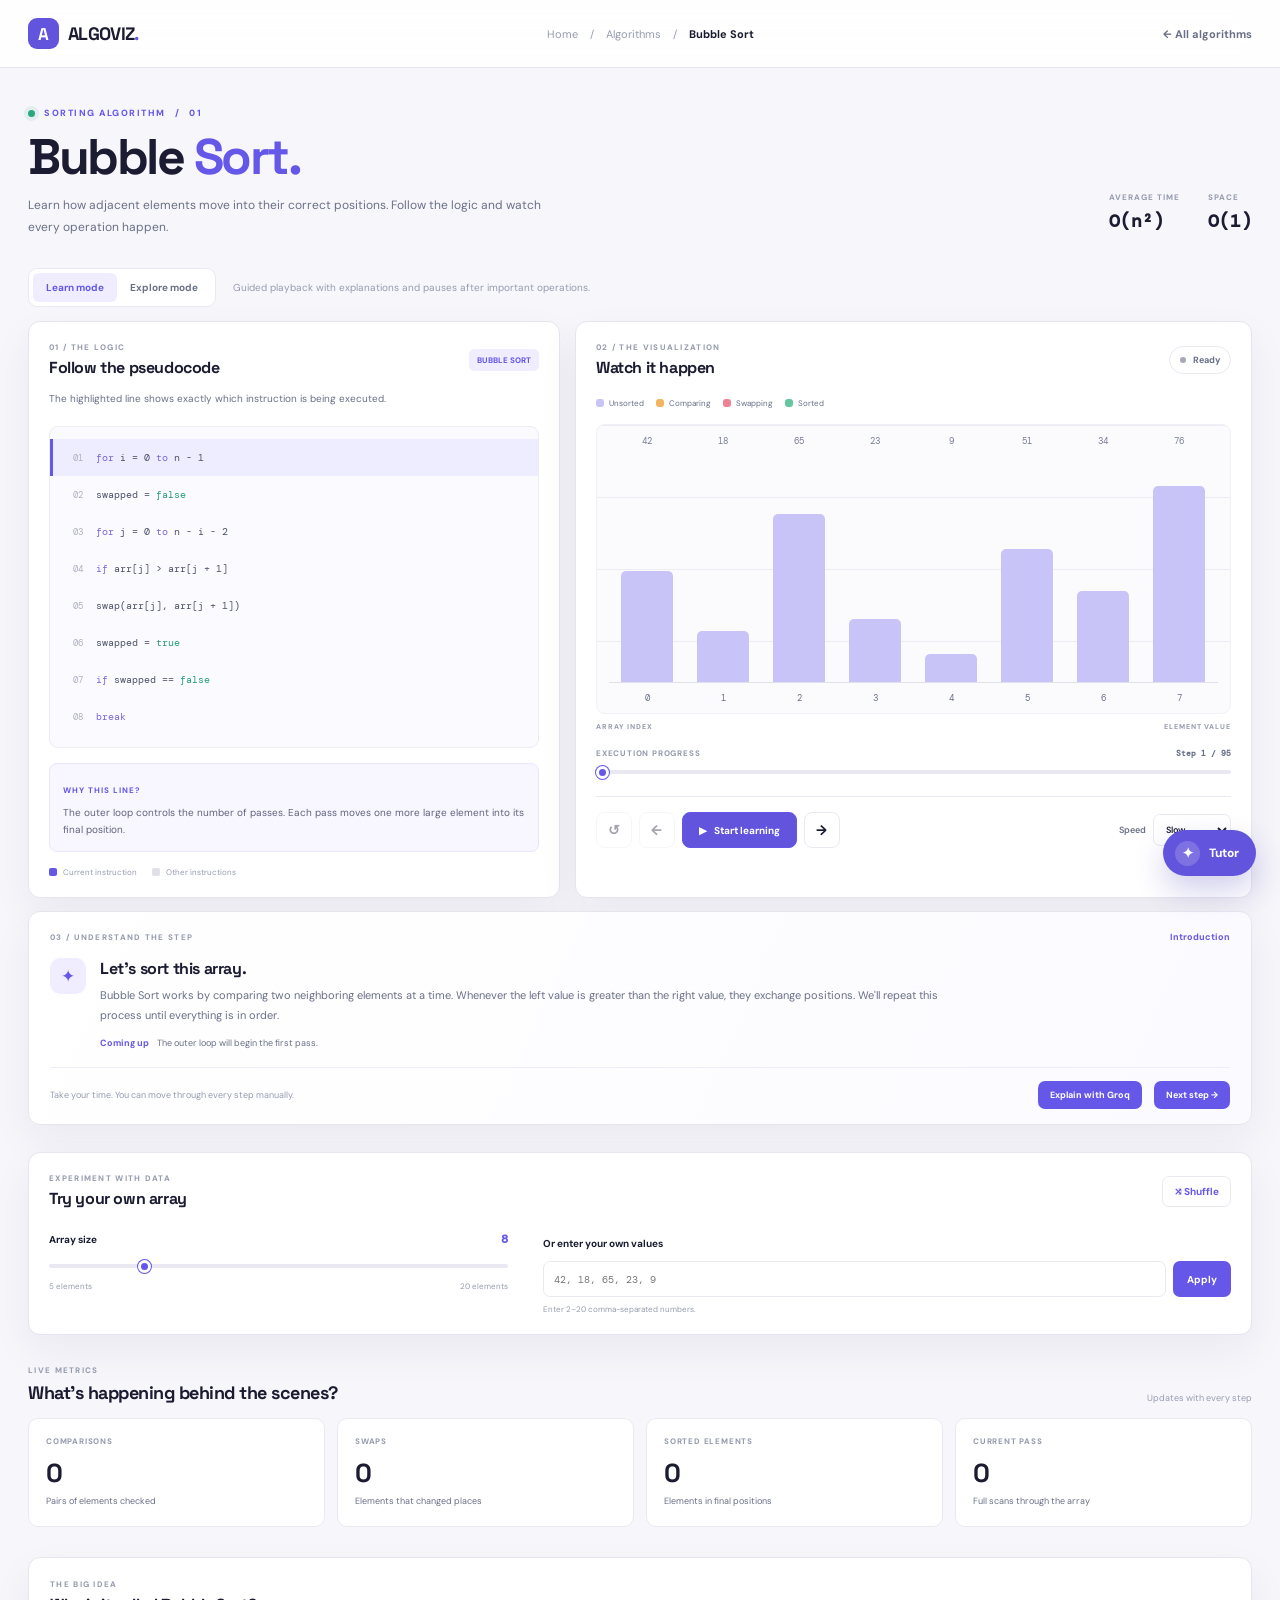
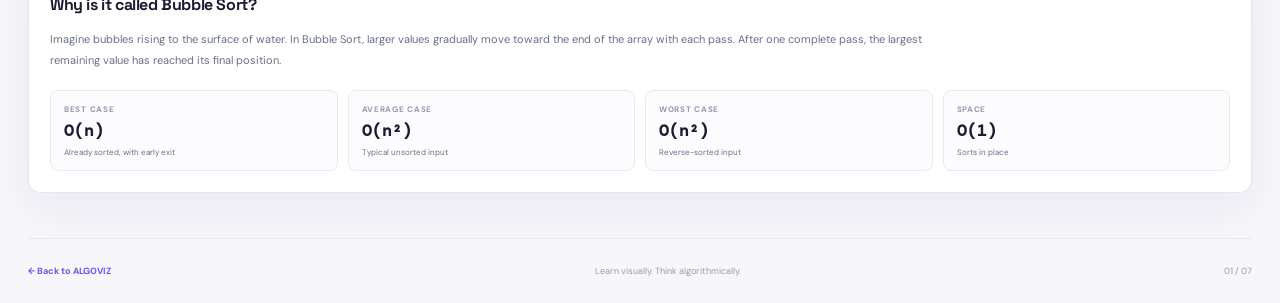
<file: pages/sorting/bubble.html>
<!DOCTYPE html>
<html lang="en">
<head>
  <meta charset="UTF-8" />
  <meta name="viewport" content="width=device-width, initial-scale=1.0" />
  <meta name="theme-color" content="#f8f9fc" />
  <title>Bubble Sort — ALGOVIZ</title>
  <link rel="preconnect" href="https://fonts.googleapis.com">
  <link rel="preconnect" href="https://fonts.gstatic.com" crossorigin>
  <link href="https://fonts.googleapis.com/css2?family=DM+Mono:wght@400;500&family=DM+Sans:wght@400;500;600;700;800&family=Space+Grotesk:wght@400;500;600;700&display=swap" rel="stylesheet">
  <link rel="stylesheet" href="../../css/visualizer.css" />
  <link rel="stylesheet" href="../../css/overhaul.css" />
  <link rel="stylesheet" href="../../css/tutor.css" />
  <script defer src="../../js/visualizer-core.js"></script>
  <script defer src="../../js/algorithms/bubble-sort.js"></script>
  <script defer src="../../js/ai-tutor.js"></script>
</head>
<body>
  <header class="visualizer-header">
    <div class="header-inner">
      <a href="../../index.html" class="brand">
        <span class="brand-mark">A</span>
        <span>ALGOVIZ<span class="brand-dot">.</span></span>
      </a>

      <div class="header-center">
        <a href="../../index.html">Home</a>
        <span>/</span>
        <a href="../../index.html#explore">Algorithms</a>
        <span>/</span>
        <strong>Bubble Sort</strong>
      </div>

      <a href="../../index.html#explore" class="back-link">← All algorithms</a>
    </div>
  </header>

  <main class="workspace">
    <section class="page-heading">
      <div>
        <div class="eyebrow">
          <span class="eyebrow-dot"></span>
          SORTING ALGORITHM <span>/</span> 01
        </div>
        <h1>Bubble <span>Sort.</span></h1>
        <p>
          Learn how adjacent elements move into their correct positions.
          Follow the logic and watch every operation happen.
        </p>
      </div>

      <div class="complexity-summary">
        <div>
          <span>AVERAGE TIME</span>
          <strong>O(n²)</strong>
        </div>
        <div>
          <span>SPACE</span>
          <strong>O(1)</strong>
        </div>
      </div>
    </section>

    <section class="learning-workspace">
      <div class="learning-toolbar">
        <div class="mode-switch">
          <button class="mode-button active" data-mode="learn">Learn mode</button>
          <button class="mode-button" data-mode="explore">Explore mode</button>
        </div>

        <div class="mode-description" id="modeDescription">
          Guided playback with explanations and pauses after important operations.
        </div>
      </div>

      <div class="learning-grid">
        <section class="panel code-panel">
          <div class="panel-header">
            <div>
              <span class="panel-kicker">01 / THE LOGIC</span>
              <h2>Follow the pseudocode</h2>
            </div>
            <span class="panel-tag">BUBBLE SORT</span>
          </div>

          <p class="panel-description">
            The highlighted line shows exactly which instruction is being executed.
          </p>

          <div class="code-block" id="pseudocode">
            <div class="code-line" data-line="1">
              <span class="line-number">01</span>
              <code><span class="keyword">for</span> i = 0 <span class="keyword">to</span> n - 1</code>
            </div>
            <div class="code-line" data-line="2">
              <span class="line-number">02</span>
              <code>swapped = <span class="boolean">false</span></code>
            </div>
            <div class="code-line" data-line="3">
              <span class="line-number">03</span>
              <code><span class="keyword">for</span> j = 0 <span class="keyword">to</span> n - i - 2</code>
            </div>
            <div class="code-line" data-line="4">
              <span class="line-number">04</span>
              <code><span class="keyword">if</span> arr[j] &gt; arr[j + 1]</code>
            </div>
            <div class="code-line" data-line="5">
              <span class="line-number">05</span>
              <code>swap(arr[j], arr[j + 1])</code>
            </div>
            <div class="code-line" data-line="6">
              <span class="line-number">06</span>
              <code>swapped = <span class="boolean">true</span></code>
            </div>
            <div class="code-line" data-line="7">
              <span class="line-number">07</span>
              <code><span class="keyword">if</span> swapped == <span class="boolean">false</span></code>
            </div>
            <div class="code-line" data-line="8">
              <span class="line-number">08</span>
              <code><span class="keyword">break</span></code>
            </div>
          </div>

          <div class="code-explanation" id="codeExplanation">
            <span class="explanation-label">WHY THIS LINE?</span>
            <p id="codeExplanationText">
              The outer loop controls how many passes are performed through the array.
            </p>
          </div>

          <div class="code-legend">
            <span><i class="legend-current"></i> Current instruction</span>
            <span><i class="legend-upcoming"></i> Other instructions</span>
          </div>
        </section>

        <section class="panel visualization-panel">
          <div class="panel-header">
            <div>
              <span class="panel-kicker">02 / THE VISUALIZATION</span>
              <h2>Watch it happen</h2>
            </div>
            <span class="run-status" id="runStatus">
              <i></i> Ready
            </span>
          </div>

          <div class="legend">
            <span><i class="legend-default"></i> Unsorted</span>
            <span><i class="legend-compare"></i> Comparing</span>
            <span><i class="legend-swap"></i> Swapping</span>
            <span><i class="legend-sorted"></i> Sorted</span>
          </div>

          <div class="array-stage">
            <div class="array-values" id="arrayValues"></div>
            <div class="bars" id="bars"></div>
            <div class="array-indices" id="arrayIndices"></div>
          </div>

          <div class="array-caption">
            <span>ARRAY INDEX</span>
            <span>ELEMENT VALUE</span>
          </div>

          <div class="progress-area">
            <div class="progress-info">
              <span>EXECUTION PROGRESS</span>
              <span id="stepCounter">Step 0 / 0</span>
            </div>
            <input id="progressSlider" type="range" min="0" max="0" value="0" />
          </div>

          <div class="playback-controls">
            <div class="playback-buttons">
              <button class="control-button" id="resetButton" title="Reset" aria-label="Reset">↺</button>
              <button class="control-button" id="previousButton" title="Previous step" aria-label="Previous step">←</button>
              <button class="control-button play-button" id="playButton">
                <span id="playIcon">▶</span>
                <span id="playLabel">Start learning</span>
              </button>
              <button class="control-button" id="nextButton" title="Next step" aria-label="Next step">→</button>
            </div>

            <label class="speed-control">
              <span>Speed</span>
              <select id="speedSelect">
                <option value="2500">Very slow</option>
                <option value="1800" selected>Slow</option>
                <option value="1200">Normal</option>
                <option value="700">Fast</option>
                <option value="250">Instant</option>
              </select>
            </label>
          </div>
        </section>
      </div>

      <section class="panel lesson-panel" aria-live="polite">
        <div class="lesson-topline">
          <span class="panel-kicker">03 / UNDERSTAND THE STEP</span>
          <span class="lesson-step" id="lessonStep">Getting started</span>
        </div>

        <div class="lesson-content">
          <div class="lesson-icon" id="lessonIcon">✦</div>
          <div>
            <h2 id="lessonTitle">Let's understand Bubble Sort.</h2>
            <p id="lessonExplanation">
              Bubble Sort compares neighboring elements. If the left element is
              larger than the right element, it swaps them. Let's go through it
              one step at a time.
            </p>
            <div class="lesson-next" id="lessonNext">
              <strong>Coming up</strong>
              <span>We'll begin by checking the first two elements.</span>
            </div>
          </div>
        </div>

        <div class="lesson-actions">
          <span id="lessonHint">Take your time. You can move through every step manually.</span>
          <button id="lessonNextButton" class="lesson-next-button">Next step →</button>
        </div>
      </section>
    </section>

    <section class="below-workspace">
      <div class="panel experiment-panel">
        <div class="panel-header">
          <div>
            <span class="panel-kicker">EXPERIMENT WITH DATA</span>
            <h2>Try your own array</h2>
          </div>
          <button class="text-button" id="shuffleButton">⤨ Shuffle</button>
        </div>

        <div class="experiment-controls">
          <div class="size-control">
            <div class="input-label">
              <label for="sizeSlider">Array size</label>
              <strong id="sizeValue">8</strong>
            </div>
            <input type="range" id="sizeSlider" min="5" max="20" value="8" />
            <div class="range-labels">
              <span>5 elements</span>
              <span>20 elements</span>
            </div>
          </div>

          <div class="custom-array-control">
            <label for="customArray">Or enter your own values</label>
            <div class="custom-input-row">
              <input id="customArray" type="text" placeholder="42, 18, 65, 23, 9" />
              <button id="applyArrayButton">Apply</button>
            </div>
            <span class="input-hint" id="inputHint">Enter 2–20 comma-separated numbers.</span>
          </div>
        </div>
      </div>

      <section class="stats-section">
        <div class="stats-heading">
          <div>
            <span class="panel-kicker">LIVE METRICS</span>
            <h2>What's happening behind the scenes?</h2>
          </div>
          <span class="stats-note">Updates with every step</span>
        </div>

        <div class="stats-grid">
          <div class="stat-card">
            <span class="stat-label">COMPARISONS</span>
            <strong id="comparisonCount">0</strong>
            <small>Pairs of elements checked</small>
          </div>
          <div class="stat-card">
            <span class="stat-label">SWAPS</span>
            <strong id="swapCount">0</strong>
            <small>Elements that changed places</small>
          </div>
          <div class="stat-card">
            <span class="stat-label">SORTED ELEMENTS</span>
            <strong id="sortedCount">0</strong>
            <small>Elements in final positions</small>
          </div>
          <div class="stat-card">
            <span class="stat-label">CURRENT PASS</span>
            <strong id="passCount">0</strong>
            <small>Full scans through the array</small>
          </div>
        </div>
      </section>

      <section class="panel concept-panel">
        <div class="panel-header">
          <div>
            <span class="panel-kicker">THE BIG IDEA</span>
            <h2>Why is it called Bubble Sort?</h2>
          </div>
        </div>

        <p>
          Imagine bubbles rising to the surface of water. In Bubble Sort,
          larger values gradually move toward the end of the array with each
          pass. After one complete pass, the largest remaining value has
          reached its final position.
        </p>

        <div class="complexity-grid">
          <div>
            <span>BEST CASE</span>
            <strong>O(n)</strong>
            <small>Already sorted, with early exit</small>
          </div>
          <div>
            <span>AVERAGE CASE</span>
            <strong>O(n²)</strong>
            <small>Typical unsorted input</small>
          </div>
          <div>
            <span>WORST CASE</span>
            <strong>O(n²)</strong>
            <small>Reverse-sorted input</small>
          </div>
          <div>
            <span>SPACE</span>
            <strong>O(1)</strong>
            <small>Sorts in place</small>
          </div>
        </div>
      </section>
    </section>

    <footer class="visualizer-footer">
      <a href="../../index.html">← Back to ALGOVIZ</a>
      <span>Learn visually. Think algorithmically.</span>
      <span>01 / 07</span>
    </footer>
  </main>
</body>
</html>
</file>
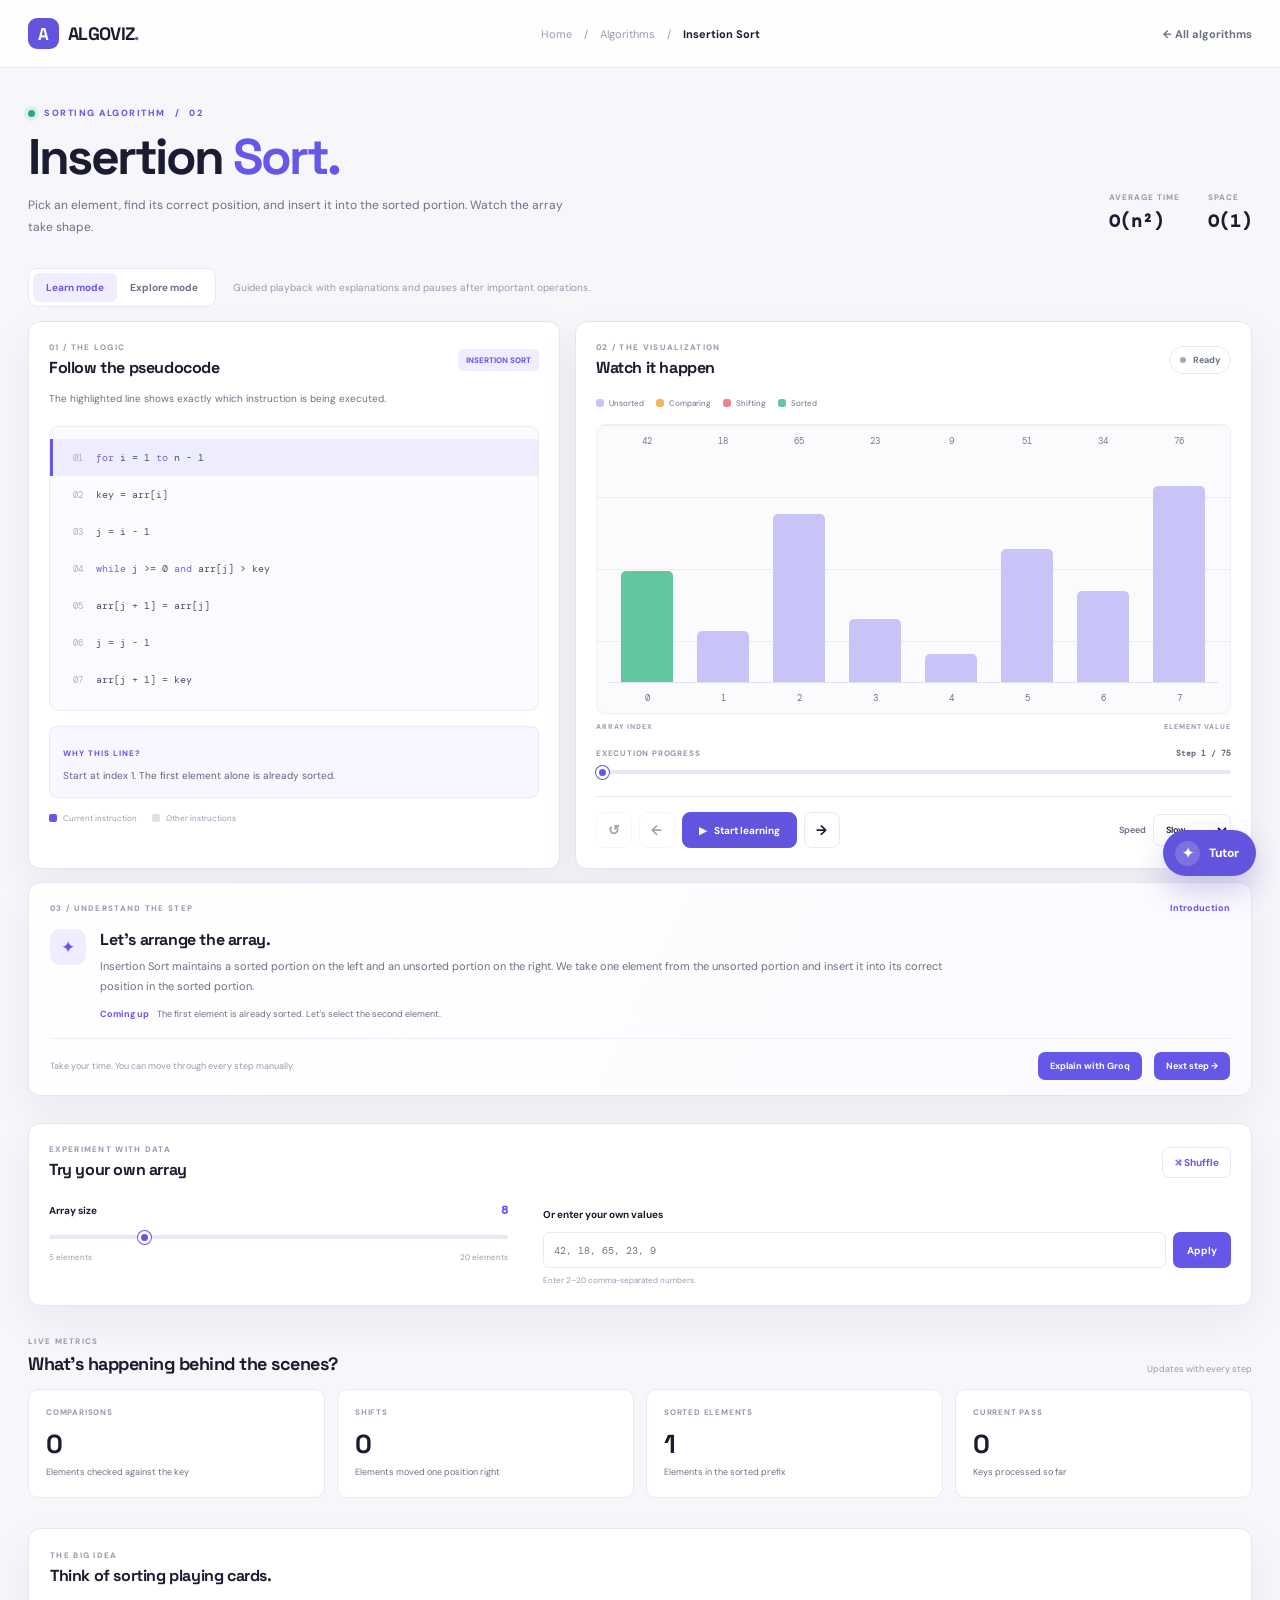
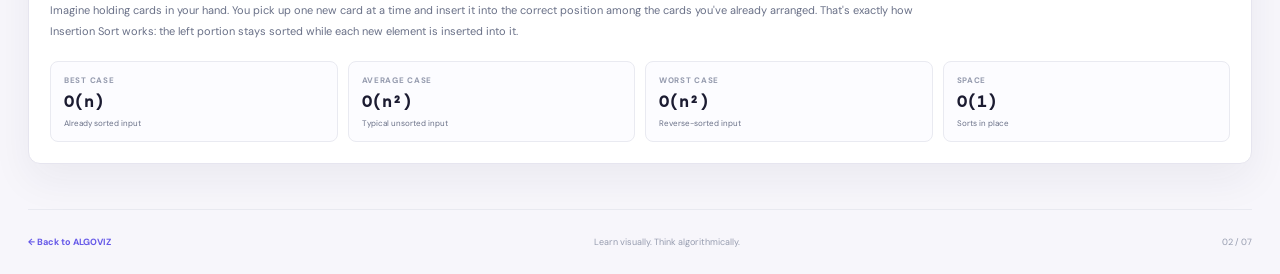
<file: pages/sorting/insertion.html>
<!DOCTYPE html>
<html lang="en">
<head>
  <meta charset="UTF-8" />
  <meta name="viewport" content="width=device-width, initial-scale=1.0" />
  <meta name="theme-color" content="#f8f9fc" />
  <title>Insertion Sort — ALGOVIZ</title>
  <link rel="preconnect" href="https://fonts.googleapis.com">
  <link rel="preconnect" href="https://fonts.gstatic.com" crossorigin>
  <link href="https://fonts.googleapis.com/css2?family=DM+Mono:wght@400;500&family=DM+Sans:wght@400;500;600;700;800&family=Space+Grotesk:wght@400;500;600;700&display=swap" rel="stylesheet">
  <link rel="stylesheet" href="../../css/visualizer.css" />
  <link rel="stylesheet" href="../../css/overhaul.css" />
  <link rel="stylesheet" href="../../css/tutor.css" />
  <script defer src="../../js/visualizer-core.js"></script>
  <script defer src="../../js/algorithms/insertion-sort.js"></script>
  <script defer src="../../js/ai-tutor.js"></script>
</head>
<body>
  <header class="visualizer-header">
    <div class="header-inner">
      <a href="../../index.html" class="brand">
        <span class="brand-mark">A</span>
        <span>ALGOVIZ<span class="brand-dot">.</span></span>
      </a>

      <div class="header-center">
        <a href="../../index.html">Home</a>
        <span>/</span>
        <a href="../../index.html#explore">Algorithms</a>
        <span>/</span>
        <strong>Insertion Sort</strong>
      </div>

      <a href="../../index.html#explore" class="back-link">← All algorithms</a>
    </div>
  </header>

  <main class="workspace">
    <section class="page-heading">
      <div>
        <div class="eyebrow">
          <span class="eyebrow-dot"></span>
          SORTING ALGORITHM <span>/</span> 02
        </div>
        <h1>Insertion <span>Sort.</span></h1>
        <p>
          Pick an element, find its correct position, and insert it into
          the sorted portion. Watch the array take shape.
        </p>
      </div>

      <div class="complexity-summary">
        <div>
          <span>AVERAGE TIME</span>
          <strong>O(n²)</strong>
        </div>
        <div>
          <span>SPACE</span>
          <strong>O(1)</strong>
        </div>
      </div>
    </section>

    <section class="learning-workspace">
      <div class="learning-toolbar">
        <div class="mode-switch">
          <button class="mode-button active" data-mode="learn">Learn mode</button>
          <button class="mode-button" data-mode="explore">Explore mode</button>
        </div>
        <div class="mode-description" id="modeDescription">
          Guided playback with explanations and pauses after important operations.
        </div>
      </div>

      <div class="learning-grid">
        <section class="panel code-panel">
          <div class="panel-header">
            <div>
              <span class="panel-kicker">01 / THE LOGIC</span>
              <h2>Follow the pseudocode</h2>
            </div>
            <span class="panel-tag">INSERTION SORT</span>
          </div>

          <p class="panel-description">
            The highlighted line shows exactly which instruction is being executed.
          </p>

          <div class="code-block" id="pseudocode">
            <div class="code-line" data-line="1">
              <span class="line-number">01</span>
              <code><span class="keyword">for</span> i = 1 <span class="keyword">to</span> n - 1</code>
            </div>
            <div class="code-line" data-line="2">
              <span class="line-number">02</span>
              <code>key = arr[i]</code>
            </div>
            <div class="code-line" data-line="3">
              <span class="line-number">03</span>
              <code>j = i - 1</code>
            </div>
            <div class="code-line" data-line="4">
              <span class="line-number">04</span>
              <code><span class="keyword">while</span> j &gt;= 0 <span class="keyword">and</span> arr[j] &gt; key</code>
            </div>
            <div class="code-line" data-line="5">
              <span class="line-number">05</span>
              <code>arr[j + 1] = arr[j]</code>
            </div>
            <div class="code-line" data-line="6">
              <span class="line-number">06</span>
              <code>j = j - 1</code>
            </div>
            <div class="code-line" data-line="7">
              <span class="line-number">07</span>
              <code>arr[j + 1] = key</code>
            </div>
          </div>

          <div class="code-explanation">
            <span class="explanation-label">WHY THIS LINE?</span>
            <p id="codeExplanationText">
              The outer loop starts from index 1 because a single-element
              array is already considered sorted.
            </p>
          </div>

          <div class="code-legend">
            <span><i class="legend-current"></i> Current instruction</span>
            <span><i class="legend-upcoming"></i> Other instructions</span>
          </div>
        </section>

        <section class="panel visualization-panel">
          <div class="panel-header">
            <div>
              <span class="panel-kicker">02 / THE VISUALIZATION</span>
              <h2>Watch it happen</h2>
            </div>
            <span class="run-status" id="runStatus">
              <i></i> Ready
            </span>
          </div>

          <div class="legend">
            <span><i class="legend-default"></i> Unsorted</span>
            <span><i class="legend-compare"></i> Comparing</span>
            <span><i class="legend-swap"></i> Shifting</span>
            <span><i class="legend-sorted"></i> Sorted</span>
          </div>

          <div class="array-stage">
            <div class="array-values" id="arrayValues"></div>
            <div class="bars" id="bars"></div>
            <div class="array-indices" id="arrayIndices"></div>
          </div>

          <div class="array-caption">
            <span>ARRAY INDEX</span>
            <span>ELEMENT VALUE</span>
          </div>

          <div class="progress-area">
            <div class="progress-info">
              <span>EXECUTION PROGRESS</span>
              <span id="stepCounter">Step 1 / 1</span>
            </div>
            <input id="progressSlider" type="range" min="0" max="0" value="0" />
          </div>

          <div class="playback-controls">
            <div class="playback-buttons">
              <button class="control-button" id="resetButton" title="Reset" aria-label="Reset">↺</button>
              <button class="control-button" id="previousButton" title="Previous step" aria-label="Previous step">←</button>
              <button class="control-button play-button" id="playButton">
                <span id="playIcon">▶</span>
                <span id="playLabel">Start learning</span>
              </button>
              <button class="control-button" id="nextButton" title="Next step" aria-label="Next step">→</button>
            </div>

            <label class="speed-control">
              <span>Speed</span>
              <select id="speedSelect">
                <option value="2500">Very slow</option>
                <option value="1800" selected>Slow</option>
                <option value="1200">Normal</option>
                <option value="700">Fast</option>
                <option value="250">Instant</option>
              </select>
            </label>
          </div>
        </section>
      </div>

      <section class="panel lesson-panel" aria-live="polite">
        <div class="lesson-topline">
          <span class="panel-kicker">03 / UNDERSTAND THE STEP</span>
          <span class="lesson-step" id="lessonStep">Getting started</span>
        </div>

        <div class="lesson-content">
          <div class="lesson-icon" id="lessonIcon">✦</div>
          <div>
            <h2 id="lessonTitle">Let's understand Insertion Sort.</h2>
            <p id="lessonExplanation">
              Insertion Sort maintains a sorted portion on the left.
              It takes the next element and inserts it into the correct
              position by shifting larger elements to the right.
            </p>
            <div class="lesson-next" id="lessonNext">
              <strong>Coming up</strong>
              <span>We'll select the second element as our first key.</span>
            </div>
          </div>
        </div>

        <div class="lesson-actions">
          <span id="lessonHint">Take your time. You can move through every step manually.</span>
          <button id="lessonNextButton" class="lesson-next-button">Next step →</button>
        </div>
      </section>
    </section>

    <section class="below-workspace">
      <div class="panel experiment-panel">
        <div class="panel-header">
          <div>
            <span class="panel-kicker">EXPERIMENT WITH DATA</span>
            <h2>Try your own array</h2>
          </div>
          <button class="text-button" id="shuffleButton">⤨ Shuffle</button>
        </div>

        <div class="experiment-controls">
          <div class="size-control">
            <div class="input-label">
              <label for="sizeSlider">Array size</label>
              <strong id="sizeValue">8</strong>
            </div>
            <input type="range" id="sizeSlider" min="5" max="20" value="8" />
            <div class="range-labels">
              <span>5 elements</span>
              <span>20 elements</span>
            </div>
          </div>

          <div class="custom-array-control">
            <label for="customArray">Or enter your own values</label>
            <div class="custom-input-row">
              <input id="customArray" type="text" placeholder="42, 18, 65, 23, 9" />
              <button id="applyArrayButton">Apply</button>
            </div>
            <span class="input-hint" id="inputHint">Enter 2–20 comma-separated numbers.</span>
          </div>
        </div>
      </div>

      <section class="stats-section">
        <div class="stats-heading">
          <div>
            <span class="panel-kicker">LIVE METRICS</span>
            <h2>What's happening behind the scenes?</h2>
          </div>
          <span class="stats-note">Updates with every step</span>
        </div>

        <div class="stats-grid">
          <div class="stat-card">
            <span class="stat-label">COMPARISONS</span>
            <strong id="comparisonCount">0</strong>
            <small>Elements checked against the key</small>
          </div>
          <div class="stat-card">
            <span class="stat-label">SHIFTS</span>
            <strong id="swapCount">0</strong>
            <small>Elements moved one position right</small>
          </div>
          <div class="stat-card">
            <span class="stat-label">SORTED ELEMENTS</span>
            <strong id="sortedCount">1</strong>
            <small>Elements in the sorted prefix</small>
          </div>
          <div class="stat-card">
            <span class="stat-label">CURRENT PASS</span>
            <strong id="passCount">0</strong>
            <small>Keys processed so far</small>
          </div>
        </div>
      </section>

      <section class="panel concept-panel">
        <div class="panel-header">
          <div>
            <span class="panel-kicker">THE BIG IDEA</span>
            <h2>Think of sorting playing cards.</h2>
          </div>
        </div>

        <p>
          Imagine holding cards in your hand. You pick up one new card at a time
          and insert it into the correct position among the cards you've already
          arranged. That's exactly how Insertion Sort works: the left portion
          stays sorted while each new element is inserted into it.
        </p>

        <div class="complexity-grid">
          <div>
            <span>BEST CASE</span>
            <strong>O(n)</strong>
            <small>Already sorted input</small>
          </div>
          <div>
            <span>AVERAGE CASE</span>
            <strong>O(n²)</strong>
            <small>Typical unsorted input</small>
          </div>
          <div>
            <span>WORST CASE</span>
            <strong>O(n²)</strong>
            <small>Reverse-sorted input</small>
          </div>
          <div>
            <span>SPACE</span>
            <strong>O(1)</strong>
            <small>Sorts in place</small>
          </div>
        </div>
      </section>
    </section>

    <footer class="visualizer-footer">
      <a href="../../index.html">← Back to ALGOVIZ</a>
      <span>Learn visually. Think algorithmically.</span>
      <span>02 / 07</span>
    </footer>
  </main>
</body>
</html>
</file>
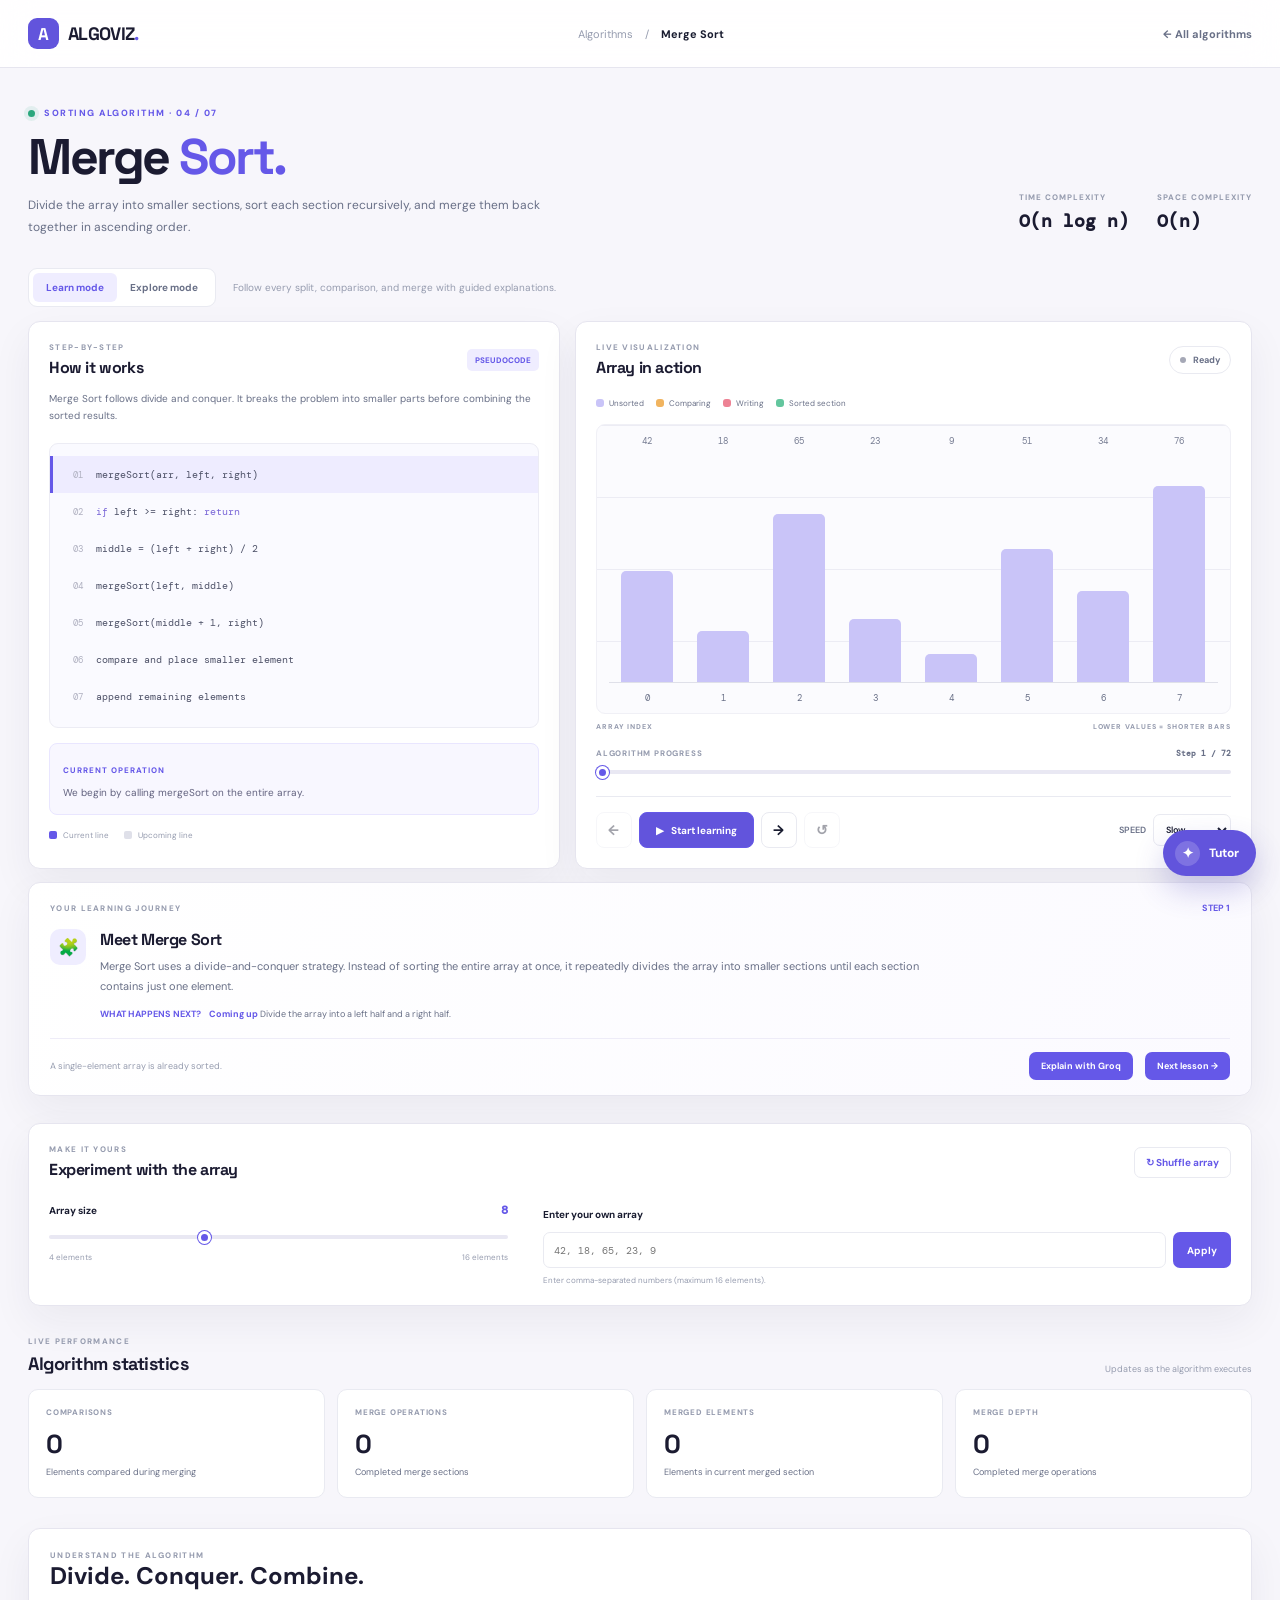
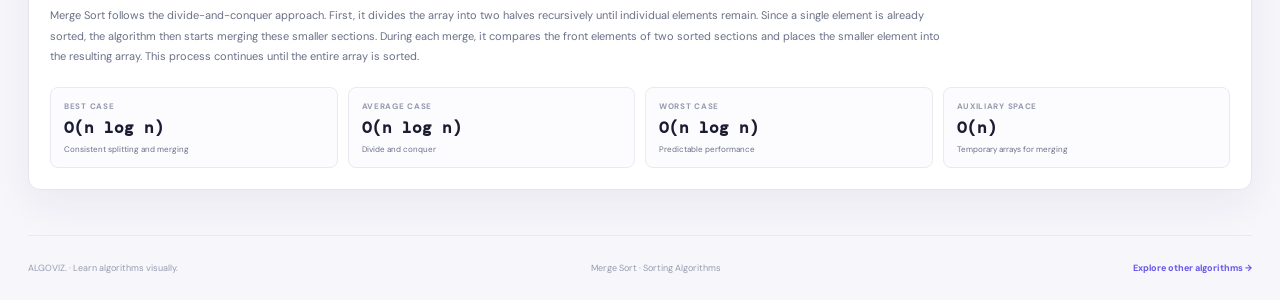
<file: pages/sorting/merge.html>
<!DOCTYPE html>
<html lang="en">
<head>
  <meta charset="UTF-8">
  <meta name="viewport" content="width=device-width, initial-scale=1.0">
  <meta name="theme-color" content="#f7f8fc">
  <meta name="description" content="Learn Merge Sort through interactive, step-by-step algorithm visualization.">
  <title>Merge Sort Visualizer | ALGOVIZ</title>

  <link rel="preconnect" href="https://fonts.googleapis.com">
  <link rel="preconnect" href="https://fonts.gstatic.com" crossorigin>
  <link href="https://fonts.googleapis.com/css2?family=DM+Mono:wght@400;500&family=DM+Sans:wght@400;500;600;700;800&family=Space+Grotesk:wght@400;500;600;700&display=swap" rel="stylesheet">

  <link rel="stylesheet" href="../../css/global.css">
  <link rel="stylesheet" href="../../css/visualizer.css">
  <link rel="stylesheet" href="../../css/overhaul.css">
  <link rel="stylesheet" href="../../css/tutor.css">
  <script defer src="../../js/visualizer-core.js"></script>
  <script defer src="../../js/algorithms/merge-sort.js"></script>
  <script defer src="../../js/ai-tutor.js"></script>
</head>

<body>

  <header class="visualizer-header">
    <div class="header-inner">
      <a href="../../index.html" class="brand">
        <span class="brand-mark">A</span>
        <span>ALGOVIZ<span class="brand-dot">.</span></span>
      </a>

      <div class="header-center">
        <a href="../../index.html">Algorithms</a>
        <span>/</span>
        <strong>Merge Sort</strong>
      </div>

      <a href="../../index.html" class="back-link">← All algorithms</a>
    </div>
  </header>

  <main class="workspace">

    <section class="page-heading">
      <div>
        <div class="eyebrow">
          <span class="eyebrow-dot"></span>
          SORTING ALGORITHM · 04 / 07
        </div>

        <h1>Merge <span>Sort.</span></h1>

        <p>
          Divide the array into smaller sections, sort each section
          recursively, and merge them back together in ascending order.
        </p>
      </div>

      <div class="complexity-summary">
        <div>
          <span>TIME COMPLEXITY</span>
          <strong>O(n log n)</strong>
        </div>

        <div>
          <span>SPACE COMPLEXITY</span>
          <strong>O(n)</strong>
        </div>
      </div>
    </section>

    <section class="learning-workspace">

      <div class="learning-toolbar">
        <div class="mode-switch">
          <button class="mode-button active" data-mode="learn" type="button">
            Learn mode
          </button>

          <button class="mode-button" data-mode="explore" type="button">
            Explore mode
          </button>
        </div>

        <p class="mode-description" id="modeDescription">
          Follow every split, comparison, and merge with guided explanations.
        </p>
      </div>

      <div class="learning-grid">

        <section class="panel code-panel">

          <div class="panel-header">
            <div>
              <span class="panel-kicker">STEP-BY-STEP</span>
              <h2>How it works</h2>
            </div>

            <span class="panel-tag">PSEUDOCODE</span>
          </div>

          <p class="panel-description">
            Merge Sort follows divide and conquer. It breaks the problem
            into smaller parts before combining the sorted results.
          </p>

          <div class="code-block" id="pseudocode">

            <div class="code-line" data-line="1">
              <span class="line-number">01</span>
              <code>mergeSort(arr, left, right)</code>
            </div>

            <div class="code-line" data-line="2">
              <span class="line-number">02</span>
              <code><span class="keyword">if</span> left >= right: <span class="keyword">return</span></code>
            </div>

            <div class="code-line" data-line="3">
              <span class="line-number">03</span>
              <code>middle = (left + right) / 2</code>
            </div>

            <div class="code-line" data-line="4">
              <span class="line-number">04</span>
              <code>mergeSort(left, middle)</code>
            </div>

            <div class="code-line" data-line="5">
              <span class="line-number">05</span>
              <code>mergeSort(middle + 1, right)</code>
            </div>

            <div class="code-line" data-line="6">
              <span class="line-number">06</span>
              <code>compare and place smaller element</code>
            </div>

            <div class="code-line" data-line="7">
              <span class="line-number">07</span>
              <code>append remaining elements</code>
            </div>

          </div>

          <div class="code-explanation">
            <span class="explanation-label">CURRENT OPERATION</span>

            <p id="codeExplanationText">
              Merge Sort begins by processing the entire array recursively.
            </p>
          </div>

          <div class="code-legend">
            <span>
              <i class="legend-current"></i>
              Current line
            </span>

            <span>
              <i class="legend-upcoming"></i>
              Upcoming line
            </span>
          </div>

        </section>

        <section class="panel visualization-panel">

          <div class="panel-header">
            <div>
              <span class="panel-kicker">LIVE VISUALIZATION</span>
              <h2>Array in action</h2>
            </div>

            <div class="run-status" id="runStatus">
              <i></i>
              <span>Ready</span>
            </div>
          </div>

          <div class="legend">
            <span>
              <i class="legend-default"></i>
              Unsorted
            </span>

            <span>
              <i class="legend-compare"></i>
              Comparing
            </span>

            <span>
              <i class="legend-swap"></i>
              Writing
            </span>

            <span>
              <i class="legend-sorted"></i>
              Sorted section
            </span>
          </div>

          <div class="array-stage">
            <div class="array-values" id="arrayValues"></div>
            <div class="bars" id="bars"></div>
            <div class="array-indices" id="arrayIndices"></div>
          </div>

          <div class="array-caption">
            <span>ARRAY INDEX</span>
            <span>LOWER VALUES = SHORTER BARS</span>
          </div>

          <div class="progress-area">
            <div class="progress-info">
              <span>ALGORITHM PROGRESS</span>
              <span id="stepCounter">0 / 0</span>
            </div>

            <input
              type="range"
              id="progressSlider"
              min="0"
              max="0"
              value="0"
              aria-label="Algorithm progress"
            >
          </div>

          <div class="playback-controls">

            <div class="playback-buttons">

              <button
                class="control-button"
                id="previousButton"
                type="button"
                aria-label="Previous step"
              >
                ←
              </button>

              <button
                class="control-button play-button"
                id="playButton"
                type="button"
              >
                <span id="playIcon">▶</span>
                <span id="playLabel">Start learning</span>
              </button>

              <button
                class="control-button"
                id="nextButton"
                type="button"
                aria-label="Next step"
              >
                →
              </button>

              <button
                class="control-button"
                id="resetButton"
                type="button"
                aria-label="Reset visualization"
              >
                ↺
              </button>

            </div>

            <label class="speed-control">
              SPEED

              <select id="speedSelect">
                <option value="2500">Very slow</option>
                <option value="1800" selected>Slow</option>
                <option value="1200">Normal</option>
                <option value="700">Fast</option>
                <option value="250">Instant</option>
              </select>
            </label>

          </div>

        </section>

      </div>

      <section class="panel lesson-panel">

        <div class="lesson-topline">
          <span class="panel-kicker">YOUR LEARNING JOURNEY</span>
          <span class="lesson-step" id="lessonStep">STEP 1</span>
        </div>

        <div class="lesson-content">

          <div class="lesson-icon" id="lessonIcon">🧩</div>

          <div>
            <h2 id="lessonTitle">Meet Merge Sort</h2>

            <p id="lessonExplanation">
              Merge Sort uses divide and conquer. It repeatedly divides
              an array into smaller sections until every section contains
              only one element.
            </p>

            <div class="lesson-next">
              <strong>WHAT HAPPENS NEXT?</strong>

              <span id="lessonNext">
                Divide the array into a left half and a right half.
              </span>
            </div>
          </div>

        </div>

        <div class="lesson-actions">
          <span id="lessonHint">
            A single-element array is already sorted.
          </span>

          <button
            class="lesson-next-button"
            id="lessonNextButton"
            type="button"
          >
            Next lesson →
          </button>
        </div>

      </section>

    </section>

    <section class="below-workspace">

      <section class="panel experiment-panel">

        <div class="panel-header">
          <div>
            <span class="panel-kicker">MAKE IT YOURS</span>
            <h2>Experiment with the array</h2>
          </div>

          <button class="text-button" id="shuffleButton" type="button">
            ↻ Shuffle array
          </button>
        </div>

        <div class="experiment-controls">

          <div class="size-control">
            <div class="input-label">
              <label for="sizeSlider">Array size</label>
              <strong id="sizeValue">8</strong>
            </div>

            <input
              type="range"
              id="sizeSlider"
              min="4"
              max="16"
              value="8"
            >

            <div class="range-labels">
              <span>4 elements</span>
              <span>16 elements</span>
            </div>
          </div>

          <div class="custom-array-control">
            <label for="customArray">Enter your own array</label>

            <div class="custom-input-row">
              <input
                type="text"
                id="customArray"
                placeholder="42, 18, 65, 23, 9"
                autocomplete="off"
              >

              <button id="applyArrayButton" type="button">
                Apply
              </button>
            </div>

            <span class="input-hint" id="inputHint">
              Enter comma-separated numbers (maximum 16 elements).
            </span>
          </div>

        </div>

      </section>

      <section>

        <div class="stats-heading">
          <div>
            <span class="panel-kicker">LIVE PERFORMANCE</span>
            <h2>Algorithm statistics</h2>
          </div>

          <span class="stats-note">
            Updates as the algorithm executes
          </span>
        </div>

        <div class="stats-grid">

          <div class="stat-card">
            <span class="stat-label">COMPARISONS</span>
            <strong id="comparisonCount">0</strong>
            <small>Elements compared during merging</small>
          </div>

          <div class="stat-card">
            <span class="stat-label">MERGE OPERATIONS</span>
            <strong id="swapCount">0</strong>
            <small>Completed merge sections</small>
          </div>

          <div class="stat-card">
            <span class="stat-label">MERGED ELEMENTS</span>
            <strong id="sortedCount">0</strong>
            <small>Elements in current merged section</small>
          </div>

          <div class="stat-card">
            <span class="stat-label">MERGE DEPTH</span>
            <strong id="passCount">0</strong>
            <small>Completed merge operations</small>
          </div>

        </div>

      </section>

      <section class="panel concept-panel">

        <span class="panel-kicker">UNDERSTAND THE ALGORITHM</span>
        <h2>Divide. Conquer. Combine.</h2>

        <p>
          Merge Sort follows the divide-and-conquer approach. First,
          it divides the array into two halves recursively until
          individual elements remain. Since a single element is already
          sorted, the algorithm then starts merging these smaller sections.
          During each merge, it compares the front elements of two sorted
          sections and places the smaller element into the resulting array.
          This process continues until the entire array is sorted.
        </p>

        <div class="complexity-grid">

          <div>
            <span>BEST CASE</span>
            <strong>O(n log n)</strong>
            <small>Consistent splitting and merging</small>
          </div>

          <div>
            <span>AVERAGE CASE</span>
            <strong>O(n log n)</strong>
            <small>Divide and conquer</small>
          </div>

          <div>
            <span>WORST CASE</span>
            <strong>O(n log n)</strong>
            <small>Predictable performance</small>
          </div>

          <div>
            <span>AUXILIARY SPACE</span>
            <strong>O(n)</strong>
            <small>Temporary arrays for merging</small>
          </div>

        </div>

      </section>

    </section>

    <footer class="visualizer-footer">
      <span>ALGOVIZ. · Learn algorithms visually.</span>
      <span>Merge Sort · Sorting Algorithms</span>
      <a href="../../index.html">Explore other algorithms →</a>
    </footer>

  </main>

</body>
</html>
</file>
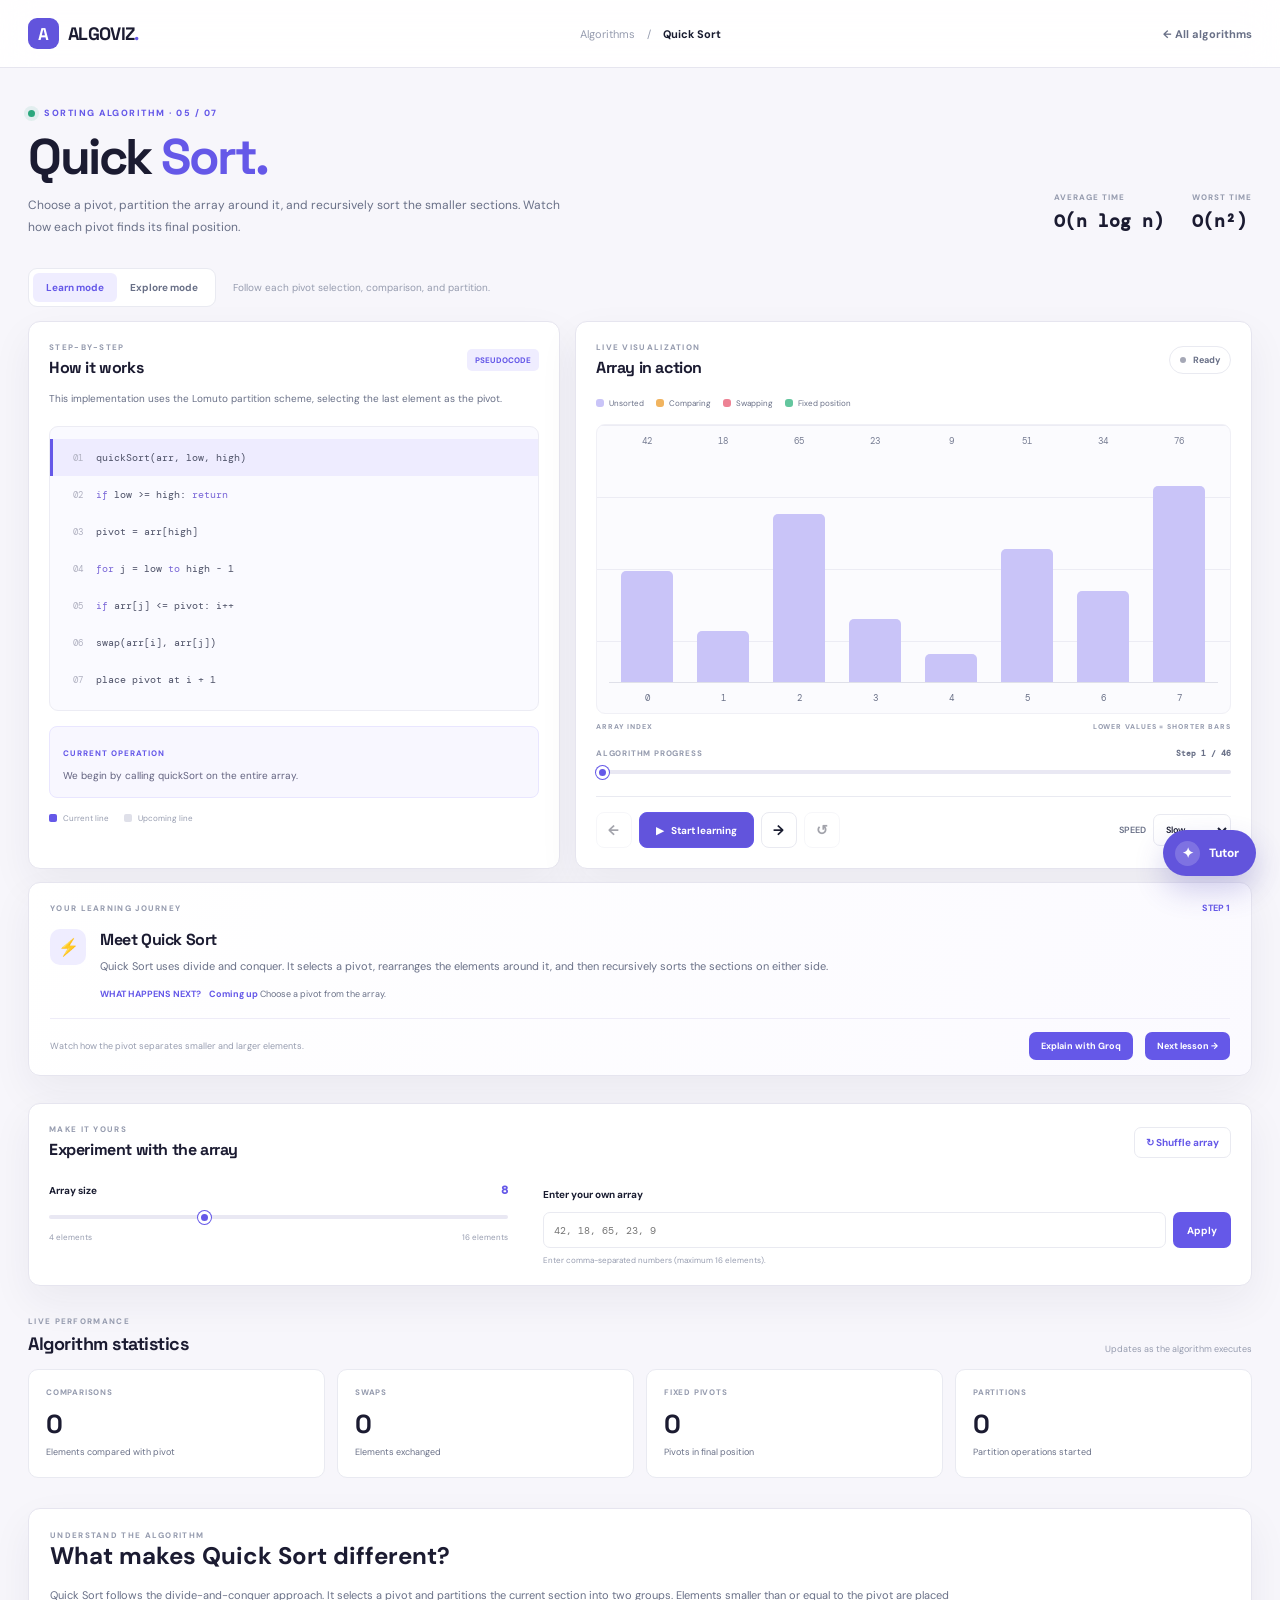
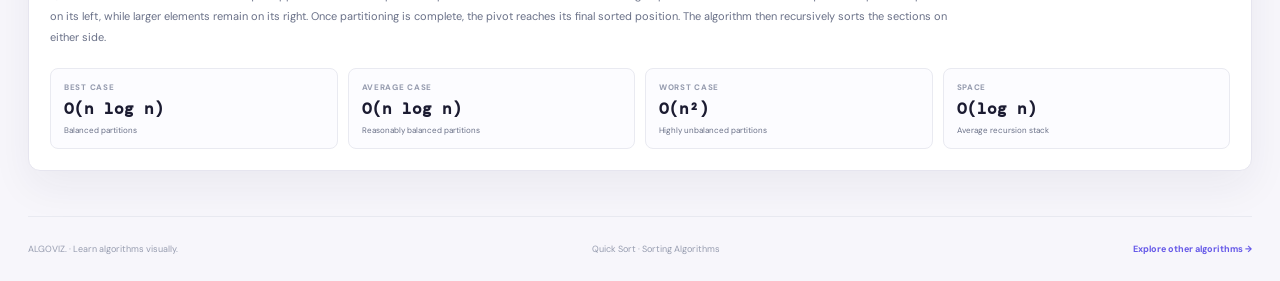
<file: pages/sorting/quick.html>
<!DOCTYPE html>
<html lang="en">
<head>
  <meta charset="UTF-8">
  <meta name="viewport" content="width=device-width, initial-scale=1.0">
  <meta name="theme-color" content="#f7f8fc">
  <meta name="description" content="Learn Quick Sort through interactive, step-by-step algorithm visualization.">
  <title>Quick Sort Visualizer | ALGOVIZ</title>

  <link rel="preconnect" href="https://fonts.googleapis.com">
  <link rel="preconnect" href="https://fonts.gstatic.com" crossorigin>
  <link href="https://fonts.googleapis.com/css2?family=DM+Mono:wght@400;500&family=DM+Sans:wght@400;500;600;700;800&family=Space+Grotesk:wght@400;500;600;700&display=swap" rel="stylesheet">

  <link rel="stylesheet" href="../../css/global.css">
  <link rel="stylesheet" href="../../css/visualizer.css">
  <link rel="stylesheet" href="../../css/overhaul.css">
  <link rel="stylesheet" href="../../css/tutor.css">
  <script defer src="../../js/visualizer-core.js"></script>
  <script defer src="../../js/algorithms/quick-sort.js"></script>
  <script defer src="../../js/ai-tutor.js"></script>
</head>

<body>

  <header class="visualizer-header">
    <div class="header-inner">

      <a href="../../index.html" class="brand">
        <span class="brand-mark">A</span>
        <span>ALGOVIZ<span class="brand-dot">.</span></span>
      </a>

      <div class="header-center">
        <a href="../../index.html">Algorithms</a>
        <span>/</span>
        <strong>Quick Sort</strong>
      </div>

      <a href="../../index.html" class="back-link">← All algorithms</a>

    </div>
  </header>

  <main class="workspace">

    <section class="page-heading">

      <div>
        <div class="eyebrow">
          <span class="eyebrow-dot"></span>
          SORTING ALGORITHM · 05 / 07
        </div>

        <h1>Quick <span>Sort.</span></h1>

        <p>
          Choose a pivot, partition the array around it, and recursively
          sort the smaller sections. Watch how each pivot finds its
          final position.
        </p>
      </div>

      <div class="complexity-summary">

        <div>
          <span>AVERAGE TIME</span>
          <strong>O(n log n)</strong>
        </div>

        <div>
          <span>WORST TIME</span>
          <strong>O(n²)</strong>
        </div>

      </div>

    </section>

    <section class="learning-workspace">

      <div class="learning-toolbar">

        <div class="mode-switch">

          <button
            class="mode-button active"
            data-mode="learn"
            type="button"
          >
            Learn mode
          </button>

          <button
            class="mode-button"
            data-mode="explore"
            type="button"
          >
            Explore mode
          </button>

        </div>

        <p class="mode-description" id="modeDescription">
          Follow each pivot selection, comparison, and partition.
        </p>

      </div>

      <div class="learning-grid">

        <section class="panel code-panel">

          <div class="panel-header">

            <div>
              <span class="panel-kicker">STEP-BY-STEP</span>
              <h2>How it works</h2>
            </div>

            <span class="panel-tag">PSEUDOCODE</span>

          </div>

          <p class="panel-description">
            This implementation uses the Lomuto partition scheme,
            selecting the last element as the pivot.
          </p>

          <div class="code-block" id="pseudocode">

            <div class="code-line" data-line="1">
              <span class="line-number">01</span>
              <code>quickSort(arr, low, high)</code>
            </div>

            <div class="code-line" data-line="2">
              <span class="line-number">02</span>
              <code><span class="keyword">if</span> low >= high: <span class="keyword">return</span></code>
            </div>

            <div class="code-line" data-line="3">
              <span class="line-number">03</span>
              <code>pivot = arr[high]</code>
            </div>

            <div class="code-line" data-line="4">
              <span class="line-number">04</span>
              <code><span class="keyword">for</span> j = low <span class="keyword">to</span> high - 1</code>
            </div>

            <div class="code-line" data-line="5">
              <span class="line-number">05</span>
              <code><span class="keyword">if</span> arr[j] <= pivot: i++</code>
            </div>

            <div class="code-line" data-line="6">
              <span class="line-number">06</span>
              <code>swap(arr[i], arr[j])</code>
            </div>

            <div class="code-line" data-line="7">
              <span class="line-number">07</span>
              <code>place pivot at i + 1</code>
            </div>

          </div>

          <div class="code-explanation">

            <span class="explanation-label">CURRENT OPERATION</span>

            <p id="codeExplanationText">
              Quick Sort starts by selecting a pivot from the array.
            </p>

          </div>

          <div class="code-legend">

            <span>
              <i class="legend-current"></i>
              Current line
            </span>

            <span>
              <i class="legend-upcoming"></i>
              Upcoming line
            </span>

          </div>

        </section>

        <section class="panel visualization-panel">

          <div class="panel-header">

            <div>
              <span class="panel-kicker">LIVE VISUALIZATION</span>
              <h2>Array in action</h2>
            </div>

            <div class="run-status" id="runStatus">
              <i></i>
              <span>Ready</span>
            </div>

          </div>

          <div class="legend">

            <span>
              <i class="legend-default"></i>
              Unsorted
            </span>

            <span>
              <i class="legend-compare"></i>
              Comparing
            </span>

            <span>
              <i class="legend-swap"></i>
              Swapping
            </span>

            <span>
              <i class="legend-sorted"></i>
              Fixed position
            </span>

          </div>

          <div class="array-stage">

            <div class="array-values" id="arrayValues"></div>

            <div class="bars" id="bars"></div>

            <div class="array-indices" id="arrayIndices"></div>

          </div>

          <div class="array-caption">
            <span>ARRAY INDEX</span>
            <span>LOWER VALUES = SHORTER BARS</span>
          </div>

          <div class="progress-area">

            <div class="progress-info">
              <span>ALGORITHM PROGRESS</span>
              <span id="stepCounter">0 / 0</span>
            </div>

            <input
              type="range"
              id="progressSlider"
              min="0"
              max="0"
              value="0"
              aria-label="Algorithm progress"
            >

          </div>

          <div class="playback-controls">

            <div class="playback-buttons">

              <button
                class="control-button"
                id="previousButton"
                type="button"
                aria-label="Previous step"
              >
                ←
              </button>

              <button
                class="control-button play-button"
                id="playButton"
                type="button"
              >
                <span id="playIcon">▶</span>
                <span id="playLabel">Start learning</span>
              </button>

              <button
                class="control-button"
                id="nextButton"
                type="button"
                aria-label="Next step"
              >
                →
              </button>

              <button
                class="control-button"
                id="resetButton"
                type="button"
                aria-label="Reset visualization"
              >
                ↺
              </button>

            </div>

            <label class="speed-control">
              SPEED

              <select id="speedSelect">
                <option value="2500">Very slow</option>
                <option value="1800" selected>Slow</option>
                <option value="1200">Normal</option>
                <option value="700">Fast</option>
                <option value="250">Instant</option>
              </select>
            </label>

          </div>

        </section>

      </div>

      <section class="panel lesson-panel">

        <div class="lesson-topline">
          <span class="panel-kicker">YOUR LEARNING JOURNEY</span>
          <span class="lesson-step" id="lessonStep">STEP 1</span>
        </div>

        <div class="lesson-content">

          <div class="lesson-icon" id="lessonIcon">⚡</div>

          <div>

            <h2 id="lessonTitle">Meet Quick Sort</h2>

            <p id="lessonExplanation">
              Quick Sort selects a pivot and rearranges elements so that
              smaller values appear on its left and larger values appear
              on its right.
            </p>

            <div class="lesson-next">
              <strong>WHAT HAPPENS NEXT?</strong>

              <span id="lessonNext">
                Choose a pivot from the array.
              </span>
            </div>

          </div>

        </div>

        <div class="lesson-actions">

          <span id="lessonHint">
            Watch how the pivot separates smaller and larger elements.
          </span>

          <button
            class="lesson-next-button"
            id="lessonNextButton"
            type="button"
          >
            Next lesson →
          </button>

        </div>

      </section>

    </section>

    <section class="below-workspace">

      <section class="panel experiment-panel">

        <div class="panel-header">

          <div>
            <span class="panel-kicker">MAKE IT YOURS</span>
            <h2>Experiment with the array</h2>
          </div>

          <button class="text-button" id="shuffleButton" type="button">
            ↻ Shuffle array
          </button>

        </div>

        <div class="experiment-controls">

          <div class="size-control">

            <div class="input-label">
              <label for="sizeSlider">Array size</label>
              <strong id="sizeValue">8</strong>
            </div>

            <input
              type="range"
              id="sizeSlider"
              min="4"
              max="16"
              value="8"
            >

            <div class="range-labels">
              <span>4 elements</span>
              <span>16 elements</span>
            </div>

          </div>

          <div class="custom-array-control">

            <label for="customArray">Enter your own array</label>

            <div class="custom-input-row">

              <input
                type="text"
                id="customArray"
                placeholder="42, 18, 65, 23, 9"
                autocomplete="off"
              >

              <button id="applyArrayButton" type="button">
                Apply
              </button>

            </div>

            <span class="input-hint" id="inputHint">
              Enter comma-separated numbers (maximum 16 elements).
            </span>

          </div>

        </div>

      </section>

      <section>

        <div class="stats-heading">

          <div>
            <span class="panel-kicker">LIVE PERFORMANCE</span>
            <h2>Algorithm statistics</h2>
          </div>

          <span class="stats-note">
            Updates as the algorithm executes
          </span>

        </div>

        <div class="stats-grid">

          <div class="stat-card">
            <span class="stat-label">COMPARISONS</span>
            <strong id="comparisonCount">0</strong>
            <small>Elements compared with pivot</small>
          </div>

          <div class="stat-card">
            <span class="stat-label">SWAPS</span>
            <strong id="swapCount">0</strong>
            <small>Elements exchanged</small>
          </div>

          <div class="stat-card">
            <span class="stat-label">FIXED PIVOTS</span>
            <strong id="sortedCount">0</strong>
            <small>Pivots in final position</small>
          </div>

          <div class="stat-card">
            <span class="stat-label">PARTITIONS</span>
            <strong id="passCount">0</strong>
            <small>Partition operations started</small>
          </div>

        </div>

      </section>

      <section class="panel concept-panel">

        <span class="panel-kicker">UNDERSTAND THE ALGORITHM</span>

        <h2>What makes Quick Sort different?</h2>

        <p>
          Quick Sort follows the divide-and-conquer approach. It selects
          a pivot and partitions the current section into two groups.
          Elements smaller than or equal to the pivot are placed on its
          left, while larger elements remain on its right. Once partitioning
          is complete, the pivot reaches its final sorted position.
          The algorithm then recursively sorts the sections on either side.
        </p>

        <div class="complexity-grid">

          <div>
            <span>BEST CASE</span>
            <strong>O(n log n)</strong>
            <small>Balanced partitions</small>
          </div>

          <div>
            <span>AVERAGE CASE</span>
            <strong>O(n log n)</strong>
            <small>Reasonably balanced partitions</small>
          </div>

          <div>
            <span>WORST CASE</span>
            <strong>O(n²)</strong>
            <small>Highly unbalanced partitions</small>
          </div>

          <div>
            <span>SPACE</span>
            <strong>O(log n)</strong>
            <small>Average recursion stack</small>
          </div>

        </div>

      </section>

    </section>

    <footer class="visualizer-footer">

      <span>ALGOVIZ. · Learn algorithms visually.</span>

      <span>Quick Sort · Sorting Algorithms</span>

      <a href="../../index.html">Explore other algorithms →</a>

    </footer>

  </main>

</body>
</html>
</file>
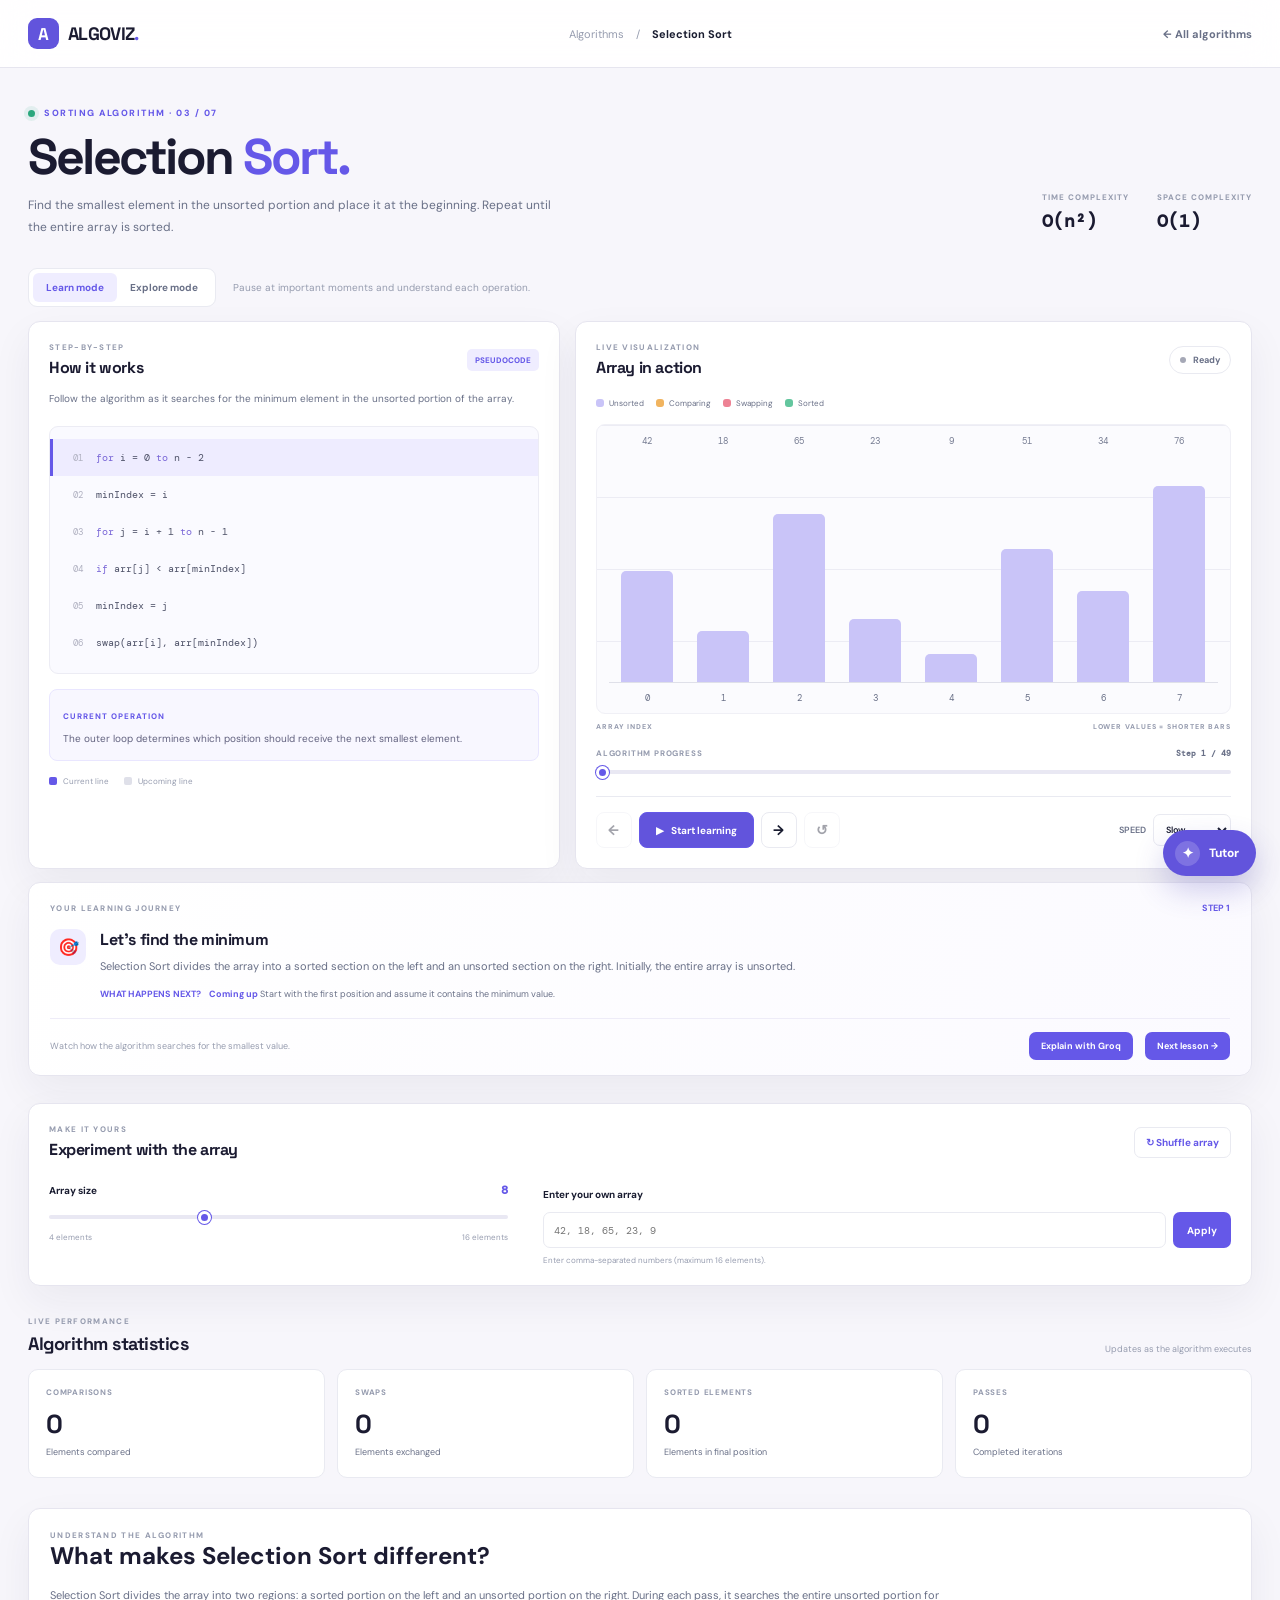
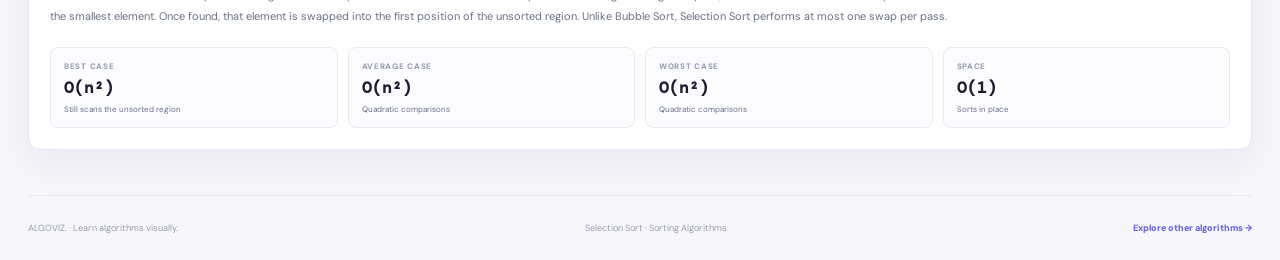
<file: pages/sorting/selection.html>
<!DOCTYPE html>
<html lang="en">
<head>
  <meta charset="UTF-8">
  <meta name="viewport" content="width=device-width, initial-scale=1.0">
  <meta name="theme-color" content="#f7f8fc">
  <title>Selection Sort Visualizer | ALGOVIZ</title>
  <link rel="preconnect" href="https://fonts.googleapis.com">
  <link rel="preconnect" href="https://fonts.gstatic.com" crossorigin>
  <link href="https://fonts.googleapis.com/css2?family=DM+Mono:wght@400;500&family=DM+Sans:wght@400;500;600;700;800&family=Space+Grotesk:wght@400;500;600;700&display=swap" rel="stylesheet">
  <link rel="stylesheet" href="../../css/global.css">
  <link rel="stylesheet" href="../../css/visualizer.css">
  <link rel="stylesheet" href="../../css/overhaul.css">
  <link rel="stylesheet" href="../../css/tutor.css">
  <script defer src="../../js/visualizer-core.js"></script>
  <script defer src="../../js/algorithms/selection-sort.js"></script>
  <script defer src="../../js/ai-tutor.js"></script>
</head>
<body>

  <header class="visualizer-header">
    <div class="header-inner">
      <a href="../../index.html" class="brand">
        <span class="brand-mark">A</span>
        <span>ALGOVIZ<span class="brand-dot">.</span></span>
      </a>

      <div class="header-center">
        <a href="../../index.html">Algorithms</a>
        <span>/</span>
        <strong>Selection Sort</strong>
      </div>

      <a href="../../index.html" class="back-link">← All algorithms</a>
    </div>
  </header>

  <main class="workspace">

    <section class="page-heading">
      <div>
        <div class="eyebrow">
          <span class="eyebrow-dot"></span>
          SORTING ALGORITHM · 03 / 07
        </div>

        <h1>Selection <span>Sort.</span></h1>

        <p>
          Find the smallest element in the unsorted portion and place it
          at the beginning. Repeat until the entire array is sorted.
        </p>
      </div>

      <div class="complexity-summary">
        <div>
          <span>TIME COMPLEXITY</span>
          <strong>O(n²)</strong>
        </div>
        <div>
          <span>SPACE COMPLEXITY</span>
          <strong>O(1)</strong>
        </div>
      </div>
    </section>

    <section class="learning-workspace">

      <div class="learning-toolbar">
        <div class="mode-switch">
          <button class="mode-button active" data-mode="learn" type="button">
            Learn mode
          </button>
          <button class="mode-button" data-mode="explore" type="button">
            Explore mode
          </button>
        </div>

        <p class="mode-description" id="modeDescription">
          Pause at important moments and understand each operation.
        </p>
      </div>

      <div class="learning-grid">

        <section class="panel code-panel">
          <div class="panel-header">
            <div>
              <span class="panel-kicker">STEP-BY-STEP</span>
              <h2>How it works</h2>
            </div>
            <span class="panel-tag">PSEUDOCODE</span>
          </div>

          <p class="panel-description">
            Follow the algorithm as it searches for the minimum element
            in the unsorted portion of the array.
          </p>

          <div class="code-block" id="pseudocode">
            <div class="code-line" data-line="1">
              <span class="line-number">01</span>
              <code><span class="keyword">for</span> i = 0 <span class="keyword">to</span> n - 2</code>
            </div>
            <div class="code-line" data-line="2">
              <span class="line-number">02</span>
              <code>minIndex = i</code>
            </div>
            <div class="code-line" data-line="3">
              <span class="line-number">03</span>
              <code><span class="keyword">for</span> j = i + 1 <span class="keyword">to</span> n - 1</code>
            </div>
            <div class="code-line" data-line="4">
              <span class="line-number">04</span>
              <code><span class="keyword">if</span> arr[j] &lt; arr[minIndex]</code>
            </div>
            <div class="code-line" data-line="5">
              <span class="line-number">05</span>
              <code>minIndex = j</code>
            </div>
            <div class="code-line" data-line="6">
              <span class="line-number">06</span>
              <code>swap(arr[i], arr[minIndex])</code>
            </div>
          </div>

          <div class="code-explanation">
            <span class="explanation-label">CURRENT OPERATION</span>
            <p id="codeExplanationText">
              The algorithm starts by assuming that the first unsorted
              element is the minimum.
            </p>
          </div>

          <div class="code-legend">
            <span>
              <i class="legend-current"></i>
              Current line
            </span>
            <span>
              <i class="legend-upcoming"></i>
              Upcoming line
            </span>
          </div>
        </section>

        <section class="panel visualization-panel">
          <div class="panel-header">
            <div>
              <span class="panel-kicker">LIVE VISUALIZATION</span>
              <h2>Array in action</h2>
            </div>

            <div class="run-status" id="runStatus">
              <i></i>
              <span>Ready</span>
            </div>
          </div>

          <div class="legend">
            <span>
              <i class="legend-default"></i>
              Unsorted
            </span>
            <span>
              <i class="legend-compare"></i>
              Comparing
            </span>
            <span>
              <i class="legend-swap"></i>
              Swapping
            </span>
            <span>
              <i class="legend-sorted"></i>
              Sorted
            </span>
          </div>

          <div class="array-stage">
            <div class="array-values" id="arrayValues"></div>
            <div class="bars" id="bars"></div>
            <div class="array-indices" id="arrayIndices"></div>
          </div>

          <div class="array-caption">
            <span>ARRAY INDEX</span>
            <span>LOWER VALUES = SHORTER BARS</span>
          </div>

          <div class="progress-area">
            <div class="progress-info">
              <span>ALGORITHM PROGRESS</span>
              <span id="stepCounter">0 / 0</span>
            </div>
            <input
              type="range"
              id="progressSlider"
              min="0"
              max="0"
              value="0"
              aria-label="Algorithm progress"
            >
          </div>

          <div class="playback-controls">
            <div class="playback-buttons">
              <button
                class="control-button"
                id="previousButton"
                type="button"
                aria-label="Previous step"
              >
                ←
              </button>

              <button
                class="control-button play-button"
                id="playButton"
                type="button"
              >
                <span id="playIcon">▶</span>
                <span id="playLabel">Start</span>
              </button>

              <button
                class="control-button"
                id="nextButton"
                type="button"
                aria-label="Next step"
              >
                →
              </button>

              <button
                class="control-button"
                id="resetButton"
                type="button"
                aria-label="Reset visualization"
              >
                ↺
              </button>
            </div>

            <label class="speed-control">
              SPEED
              <select id="speedSelect">
                <option value="2500">Very slow</option>
                <option value="1800" selected>Slow</option>
                <option value="1200">Normal</option>
                <option value="700">Fast</option>
                <option value="250">Instant</option>
              </select>
            </label>
          </div>
        </section>

      </div>

      <section class="panel lesson-panel">
        <div class="lesson-topline">
          <span class="panel-kicker">YOUR LEARNING JOURNEY</span>
          <span class="lesson-step" id="lessonStep">STEP 1</span>
        </div>

        <div class="lesson-content">
          <div class="lesson-icon" id="lessonIcon">🎯</div>

          <div>
            <h2 id="lessonTitle">Find the minimum</h2>
            <p id="lessonExplanation">
              Selection Sort starts by assuming the first element of the
              unsorted portion is the smallest. It then scans the remaining
              elements to find the actual minimum.
            </p>

            <div class="lesson-next">
              <strong>WHAT HAPPENS NEXT?</strong>
              <span id="lessonNext">
                Compare the current minimum with the next element.
              </span>
            </div>
          </div>
        </div>

        <div class="lesson-actions">
          <span id="lessonHint">
            Watch how the minimum element changes during each scan.
          </span>

          <button
            class="lesson-next-button"
            id="lessonNextButton"
            type="button"
          >
            Next lesson →
          </button>
        </div>
      </section>

    </section>

    <section class="below-workspace">

      <section class="panel experiment-panel">
        <div class="panel-header">
          <div>
            <span class="panel-kicker">MAKE IT YOURS</span>
            <h2>Experiment with the array</h2>
          </div>

          <button class="text-button" id="shuffleButton" type="button">
            ↻ Shuffle array
          </button>
        </div>

        <div class="experiment-controls">
          <div class="size-control">
            <div class="input-label">
              <label for="sizeSlider">Array size</label>
              <strong id="sizeValue">8</strong>
            </div>

            <input
              type="range"
              id="sizeSlider"
              min="4"
              max="16"
              value="8"
            >

            <div class="range-labels">
              <span>4 elements</span>
              <span>16 elements</span>
            </div>
          </div>

          <div class="custom-array-control">
            <label for="customArray">Enter your own array</label>

            <div class="custom-input-row">
              <input
                type="text"
                id="customArray"
                placeholder="42, 18, 65, 23, 9"
                autocomplete="off"
              >

              <button id="applyArrayButton" type="button">
                Apply
              </button>
            </div>

            <span class="input-hint" id="inputHint">
              Enter comma-separated numbers (maximum 16 elements).
            </span>
          </div>
        </div>
      </section>

      <section>
        <div class="stats-heading">
          <div>
            <span class="panel-kicker">LIVE PERFORMANCE</span>
            <h2>Algorithm statistics</h2>
          </div>

          <span class="stats-note">
            Updates as the algorithm executes
          </span>
        </div>

        <div class="stats-grid">
          <div class="stat-card">
            <span class="stat-label">COMPARISONS</span>
            <strong id="comparisonCount">0</strong>
            <small>Elements compared</small>
          </div>

          <div class="stat-card">
            <span class="stat-label">SWAPS</span>
            <strong id="swapCount">0</strong>
            <small>Elements exchanged</small>
          </div>

          <div class="stat-card">
            <span class="stat-label">SORTED ELEMENTS</span>
            <strong id="sortedCount">0</strong>
            <small>Elements in final position</small>
          </div>

          <div class="stat-card">
            <span class="stat-label">PASSES</span>
            <strong id="passCount">0</strong>
            <small>Completed iterations</small>
          </div>
        </div>
      </section>

      <section class="panel concept-panel">
        <span class="panel-kicker">UNDERSTAND THE ALGORITHM</span>
        <h2>What makes Selection Sort different?</h2>

        <p>
          Selection Sort divides the array into two regions: a sorted
          portion on the left and an unsorted portion on the right.
          During each pass, it searches the entire unsorted portion for
          the smallest element. Once found, that element is swapped into
          the first position of the unsorted region. Unlike Bubble Sort,
          Selection Sort performs at most one swap per pass.
        </p>

        <div class="complexity-grid">
          <div>
            <span>BEST CASE</span>
            <strong>O(n²)</strong>
            <small>Still scans the unsorted region</small>
          </div>

          <div>
            <span>AVERAGE CASE</span>
            <strong>O(n²)</strong>
            <small>Quadratic comparisons</small>
          </div>

          <div>
            <span>WORST CASE</span>
            <strong>O(n²)</strong>
            <small>Quadratic comparisons</small>
          </div>

          <div>
            <span>SPACE</span>
            <strong>O(1)</strong>
            <small>Sorts in place</small>
          </div>
        </div>
      </section>

    </section>

    <footer class="visualizer-footer">
      <span>ALGOVIZ. · Learn algorithms visually.</span>
      <span>Selection Sort · Sorting Algorithms</span>
      <a href="../../index.html">Explore other algorithms →</a>
    </footer>

  </main>
</body>
</html>
</file>
<file: css/global.css>
:root {
  --bg: #f8f9fc;
  --surface: #ffffff;
  --surface-soft: #f1f3f9;
  --text: #171b2d;
  --text-secondary: #687087;
  --text-muted: #9299aa;
  --border: #e8eaf1;
  --primary: #6558e8;
  --primary-dark: #5044d1;
  --primary-soft: #eeecff;
  --green: #23a77b;
  --shadow: 0 18px 55px rgba(32, 39, 74, 0.07);
  --font-body: "DM Sans", sans-serif;
  --font-display: "Space Grotesk", sans-serif;
}

* {
  margin: 0;
  padding: 0;
  box-sizing: border-box;
}

html {
  scroll-behavior: smooth;
  scroll-padding-top: 100px;
}

body {
  background: var(--bg);
  color: var(--text);
  font-family: var(--font-body);
  -webkit-font-smoothing: antialiased;
}

a {
  color: inherit;
  text-decoration: none;
}

button {
  font: inherit;
}

.container {
  width: min(1160px, calc(100% - 48px));
  margin-inline: auto;
}

.site-header {
  height: 78px;
  display: flex;
  align-items: center;
  background: rgba(248, 249, 252, 0.88);
  backdrop-filter: blur(18px);
  border-bottom: 1px solid rgba(232, 234, 241, 0.85);
  position: sticky;
  top: 0;
  z-index: 100;
}

.navbar {
  display: flex;
  align-items: center;
  justify-content: space-between;
}

.brand {
  display: inline-flex;
  align-items: center;
  gap: 10px;
  font-family: var(--font-display);
  font-size: 19px;
  font-weight: 700;
  letter-spacing: -0.8px;
}

.brand-mark {
  width: 32px;
  height: 32px;
  display: grid;
  place-items: center;
  color: #fff;
  background: var(--primary);
  border-radius: 10px;
  font-size: 18px;
}

.brand-dot {
  color: var(--primary);
}

.nav-links {
  display: flex;
  align-items: center;
  gap: 34px;
}

.nav-links > a:not(.nav-cta) {
  color: var(--text-secondary);
  font-size: 13px;
  font-weight: 600;
  transition: color 0.2s;
}

.nav-links > a:not(.nav-cta):hover {
  color: var(--primary);
}

.nav-cta {
  padding: 11px 17px;
  background: var(--primary);
  color: #fff;
  border-radius: 9px;
  font-size: 13px;
  font-weight: 700;
  transition: 0.2s;
}

.nav-cta:hover {
  background: var(--primary-dark);
  transform: translateY(-2px);
}

.nav-cta span {
  margin-left: 8px;
}

.menu-toggle {
  display: none;
  border: 0;
  background: transparent;
  cursor: pointer;
}

.hero {
  min-height: 620px;
  display: grid;
  grid-template-columns: 1fr 0.92fr;
  align-items: center;
  gap: 65px;
  padding-top: 65px;
  padding-bottom: 80px;
}

.eyebrow {
  display: flex;
  align-items: center;
  gap: 9px;
  color: var(--primary);
  font-size: 10px;
  font-weight: 800;
  letter-spacing: 1.7px;
}

.eyebrow-dot {
  width: 7px;
  height: 7px;
  background: var(--green);
  border-radius: 50%;
  box-shadow: 0 0 0 4px rgba(35, 167, 123, 0.11);
}

.hero h1,
.section-heading h2,
.about-copy h2,
.final-cta h2 {
  font-family: var(--font-display);
  font-weight: 700;
  letter-spacing: -2.8px;
  line-height: 1.09;
}

.hero h1 {
  font-size: clamp(44px, 5.3vw, 67px);
  margin-top: 25px;
}

.hero h1 span,
.section-heading h2 span,
.about-copy h2 span {
  color: var(--primary);
}

.hero-description {
  max-width: 480px;
  color: var(--text-secondary);
  font-size: 15px;
  line-height: 1.9;
  margin-top: 25px;
}

.hero-actions {
  display: flex;
  gap: 13px;
  margin-top: 32px;
}

.button {
  min-height: 48px;
  display: inline-flex;
  align-items: center;
  justify-content: center;
  gap: 17px;
  padding: 0 20px;
  border-radius: 9px;
  font-size: 13px;
  font-weight: 700;
  transition: 0.2s ease;
}

.button-primary {
  color: white;
  background: var(--primary);
  box-shadow: 0 8px 20px rgba(101, 88, 232, 0.2);
}

.button-primary:hover {
  background: var(--primary-dark);
  transform: translateY(-3px);
  box-shadow: 0 12px 25px rgba(101, 88, 232, 0.25);
}

.button-secondary {
  color: var(--text);
  border: 1px solid var(--border);
  background: white;
}

.button-secondary:hover {
  border-color: var(--primary);
  color: var(--primary);
}

.hero-meta {
  display: flex;
  align-items: center;
  gap: 12px;
  margin-top: 40px;
}

.hero-meta p {
  color: var(--text-muted);
  font-size: 11px;
}

.avatar-stack {
  display: flex;
  padding-left: 5px;
}

.avatar-stack span {
  width: 27px;
  height: 27px;
  margin-left: -5px;
  display: grid;
  place-items: center;
  border: 2px solid var(--bg);
  border-radius: 50%;
  background: #e8e4ff;
  color: var(--primary);
  font-size: 9px;
  font-weight: 800;
}

.avatar-stack span:nth-child(2) {
  background: #dff4ec;
  color: #168c68;
}

.avatar-stack span:nth-child(3) {
  background: #ffebd8;
  color: #c77935;
}

.hero-visual {
  position: relative;
  padding: 20px 12px;
}

.visual-window {
  position: relative;
  z-index: 2;
  overflow: hidden;
  border: 1px solid #e7e8f0;
  border-radius: 16px;
  background: #fff;
  box-shadow: 0 28px 75px rgba(39, 43, 85, 0.12);
  transform: rotate(1deg);
}

.window-top {
  height: 47px;
  padding: 0 17px;
  display: flex;
  align-items: center;
  justify-content: space-between;
  background: #fcfcfe;
  border-bottom: 1px solid var(--border);
  color: var(--text-muted);
  font-family: monospace;
  font-size: 10px;
}

.window-dots {
  display: flex;
  gap: 5px;
}

.window-dots i {
  width: 7px;
  height: 7px;
  border-radius: 50%;
  background: #ffb7b7;
}

.window-dots i:nth-child(2) {
  background: #ffd88b;
}

.window-dots i:nth-child(3) {
  background: #9cdec2;
}

.live-indicator {
  color: var(--green);
  font-size: 9px;
  font-weight: 800;
}

.live-indicator i {
  display: inline-block;
  width: 6px;
  height: 6px;
  background: var(--green);
  border-radius: 50%;
  margin-right: 5px;
}

.visual-content {
  padding: 27px 25px 22px;
}

.visual-heading {
  display: flex;
  justify-content: space-between;
  align-items: center;
}

.visual-label {
  color: var(--primary);
  font-size: 9px;
  font-weight: 800;
  letter-spacing: 1.3px;
}

.visual-heading h3 {
  margin-top: 5px;
  font-family: var(--font-display);
  font-size: 21px;
  letter-spacing: -0.6px;
}

.complexity-tag {
  padding: 7px 10px;
  background: var(--primary-soft);
  color: var(--primary);
  border-radius: 6px;
  font-size: 11px;
  font-weight: 800;
}

.bars-container {
  height: 185px;
  margin-top: 24px;
  display: flex;
  align-items: end;
  justify-content: center;
  gap: 8px;
  padding: 10px 8px 0;
  border-bottom: 1px solid var(--border);
  background-image: linear-gradient(to bottom, #f1f2f8 1px, transparent 1px);
  background-size: 100% 25%;
}

.bar {
  width: 7%;
  min-width: 8px;
  height: 50%;
  border-radius: 5px 5px 0 0;
  background: #c9c3ff;
  transition: height 0.55s ease, background 0.3s ease;
}

.bar.active {
  background: var(--primary);
}

.visual-status {
  display: flex;
  justify-content: space-between;
  margin-top: 17px;
  color: var(--text-muted);
  font-size: 10px;
}

.visual-status strong {
  color: var(--text);
}

.status-dot {
  display: inline-block;
  width: 6px;
  height: 6px;
  background: var(--green);
  border-radius: 50%;
  margin-right: 5px;
}

.visual-progress {
  height: 4px;
  margin-top: 11px;
  overflow: hidden;
  border-radius: 5px;
  background: #eeeef5;
}

.visual-progress span {
  display: block;
  width: 34%;
  height: 100%;
  border-radius: inherit;
  background: var(--primary);
}

.visual-stats {
  display: grid;
  grid-template-columns: repeat(3, 1fr);
  gap: 10px;
  margin-top: 23px;
}

.visual-stats div {
  display: flex;
  flex-direction: column;
  gap: 6px;
}

.visual-stats div + div {
  padding-left: 15px;
  border-left: 1px solid var(--border);
}

.visual-stats span {
  color: var(--text-muted);
  font-size: 8px;
  font-weight: 700;
  letter-spacing: 0.8px;
}

.visual-stats strong {
  font-family: var(--font-display);
  font-size: 20px;
}

.visual-footer {
  height: 38px;
  padding: 0 20px;
  display: flex;
  align-items: center;
  justify-content: space-between;
  background: #fafaff;
  border-top: 1px solid var(--border);
  color: var(--text-muted);
  font-size: 9px;
}

.floating-note {
  position: absolute;
  z-index: 3;
  display: flex;
  align-items: center;
  gap: 10px;
  padding: 12px 15px;
  border: 1px solid var(--border);
  border-radius: 11px;
  background: white;
  box-shadow: 0 12px 30px rgba(35, 40, 78, 0.1);
}

.note-top {
  top: 0;
  right: -22px;
}

.note-bottom {
  bottom: 0;
  left: -28px;
}

.note-icon {
  width: 30px;
  height: 30px;
  display: grid;
  place-items: center;
  border-radius: 8px;
  background: var(--primary-soft);
  color: var(--primary);
  font-size: 17px;
}

.note-icon-green {
  background: #e4f7ef;
  color: var(--green);
}

.floating-note div {
  display: flex;
  flex-direction: column;
  gap: 3px;
}

.floating-note strong {
  font-size: 10px;
}

.floating-note small {
  color: var(--text-muted);
  font-size: 9px;
}

.trust-strip {
  border-top: 1px solid var(--border);
  border-bottom: 1px solid var(--border);
  background: white;
}

.trust-inner {
  min-height: 66px;
  display: flex;
  align-items: center;
  justify-content: space-between;
  gap: 15px;
}

.trust-inner span {
  color: var(--text-muted);
  font-size: 9px;
  font-weight: 800;
  letter-spacing: 1.4px;
}

.trust-inner .trust-divider {
  width: 4px;
  height: 4px;
  border-radius: 50%;
  background: #c9c7d9;
}

.section {
  padding-top: 110px;
  padding-bottom: 110px;
}

.section-heading {
  display: flex;
  align-items: end;
  justify-content: space-between;
  gap: 50px;
  margin-bottom: 65px;
}

.section-heading h2 {
  margin-top: 16px;
  font-size: clamp(36px, 4vw, 48px);
}

.section-heading > p {
  max-width: 380px;
  padding-bottom: 5px;
  color: var(--text-secondary);
  font-size: 13px;
  line-height: 1.9;
}

.category-heading {
  display: flex;
  align-items: center;
  gap: 17px;
  margin-bottom: 25px;
}

.category-number {
  width: 37px;
  height: 37px;
  display: grid;
  place-items: center;
  border-radius: 10px;
  background: var(--primary-soft);
  color: var(--primary);
  font-family: var(--font-display);
  font-size: 12px;
  font-weight: 700;
}

.category-heading h3 {
  font-family: var(--font-display);
  font-size: 19px;
  letter-spacing: -0.5px;
}

.category-heading p {
  margin-top: 4px;
  color: var(--text-muted);
  font-size: 11px;
}

.category-count {
  margin-left: auto;
  color: var(--text-muted);
  font-size: 9px;
  font-weight: 800;
  letter-spacing: 1.2px;
}

.algorithm-grid {
  display: grid;
  grid-template-columns: repeat(3, minmax(0, 1fr));
  gap: 17px;
}

.algorithm-card {
  min-width: 0;
  padding: 19px;
  display: flex;
  flex-direction: column;
  border: 1px solid var(--border);
  border-radius: 13px;
  background: white;
  transition: transform 0.25s ease, box-shadow 0.25s ease, border-color 0.25s ease;
}

.algorithm-card:hover {
  transform: translateY(-6px);
  border-color: #d4d0ff;
  box-shadow: var(--shadow);
}

.card-top {
  display: flex;
  align-items: center;
  justify-content: space-between;
}

.card-icon {
  width: 36px;
  height: 36px;
  display: grid;
  place-items: center;
  border-radius: 10px;
  font-size: 19px;
  font-weight: 700;
}

.icon-purple {
  background: #efedff;
  color: #7668e9;
}

.icon-orange {
  background: #fff0e3;
  color: #dc8b45;
}

.icon-blue {
  background: #e9f2ff;
  color: #488bdc;
}

.icon-green {
  background: #e6f7ef;
  color: #31a77a;
}

.icon-pink {
  background: #ffebf2;
  color: #e46e9c;
}

.icon-teal {
  background: #e4f7f5;
  color: #299d91;
}

.icon-indigo {
  background: #eeedff;
  color: #6258d7;
}

.card-complexity {
  padding: 6px 9px;
  border: 1px solid var(--border);
  border-radius: 6px;
  color: var(--text-secondary);
  font-family: monospace;
  font-size: 10px;
}

.card-visual {
  height: 112px;
  margin-top: 16px;
  padding: 14px 12px 0;
  display: flex;
  align-items: end;
  justify-content: center;
  gap: 8px;
  overflow: hidden;
  border-radius: 9px;
  background: #f7f7fc;
}

.card-visual > span {
  width: 9%;
  height: var(--h);
  min-height: 12px;
  border-radius: 4px 4px 0 0;
  background: #c8c2ff;
}

.bubble-art > span:nth-child(2),
.bubble-art > span:nth-child(3) {
  background: #8d80ed;
}

.insertion-art > span:nth-child(-n+4) {
  background: #e9b47f;
}

.selection-art > span:nth-child(2),
.selection-art > span:nth-child(4) {
  background: #7eace8;
}

.quick-art .pivot {
  background: #e784ad;
}

.merge-art {
  flex-direction: column;
  align-items: center;
  justify-content: center;
  gap: 7px;
}

.merge-row {
  display: flex;
  justify-content: center;
  gap: 8px;
}

.merge-row span {
  width: 29px;
  height: 21px;
  border-radius: 5px;
  background: #9dd8bd;
}

.merge-row-small span {
  width: 22px;
  height: 16px;
  background: #b5e6d0;
}

.merge-lines {
  color: #8a87a7;
  font-size: 17px;
  line-height: 10px;
}

.card-content {
  padding-top: 19px;
}

.card-index {
  color: var(--text-muted);
  font-size: 8px;
  font-weight: 800;
  letter-spacing: 1.2px;
}

.card-content h4 {
  margin-top: 7px;
  font-family: var(--font-display);
  font-size: 18px;
  letter-spacing: -0.5px;
}

.card-content p {
  min-height: 57px;
  margin-top: 8px;
  color: var(--text-secondary);
  font-size: 11px;
  line-height: 1.75;
}

.card-bottom {
  margin-top: 17px;
  padding-top: 13px;
  display: flex;
  align-items: center;
  justify-content: space-between;
  border-top: 1px solid var(--border);
  color: var(--text-muted);
  font-size: 9px;
  font-weight: 600;
}

.card-arrow {
  color: var(--primary);
  font-size: 18px;
  transition: transform 0.2s;
}

.algorithm-card:hover .card-arrow {
  transform: translate(3px, -3px);
}

.search-heading {
  margin-top: 75px;
}

.search-grid {
  grid-template-columns: repeat(2, minmax(0, 1fr));
}

.linear-art,
.binary-art {
  position: relative;
  align-items: center;
  padding: 0 28px;
  gap: 12px;
}

.linear-art > span,
.binary-art > span {
  width: 30px;
  height: 30px;
  display: grid;
  place-items: center;
  border-radius: 7px;
  background: #e6e6f3;
}

.linear-art .search-hit {
  background: #a4e4ce;
  outline: 2px solid #3fb58b;
}

.linear-art i {
  position: absolute;
  width: 2px;
  height: 24px;
  left: 56%;
  top: 24px;
  background: var(--green);
}

.binary-art .binary-mid {
  background: #d9d4ff;
  outline: 2px solid var(--primary);
}

.binary-art i {
  position: absolute;
  left: 50%;
  top: 19px;
  width: 2px;
  height: 35px;
  background: var(--primary);
}

.how-section {
  padding: 110px 0;
  background: #f0f1fa;
  border-top: 1px solid #e9eaf3;
  border-bottom: 1px solid #e9eaf3;
}

.how-section .section-heading {
  margin-bottom: 48px;
}

.steps-grid {
  display: grid;
  grid-template-columns: repeat(3, 1fr);
  gap: 17px;
}

.step-card {
  position: relative;
  min-height: 230px;
  padding: 25px;
  border: 1px solid #e3e4ef;
  border-radius: 12px;
  background: white;
}

.step-number {
  position: absolute;
  top: 24px;
  right: 24px;
  color: #b6b8c9;
  font-family: var(--font-display);
  font-size: 12px;
  font-weight: 700;
}

.step-icon {
  width: 43px;
  height: 43px;
  display: grid;
  place-items: center;
  border-radius: 11px;
  background: var(--primary-soft);
  color: var(--primary);
  font-size: 19px;
}

.step-card h3 {
  margin-top: 25px;
  font-family: var(--font-display);
  font-size: 16px;
}

.step-card p {
  margin-top: 10px;
  color: var(--text-secondary);
  font-size: 11px;
  line-height: 1.8;
}

.about-section {
  padding-top: 110px;
  padding-bottom: 110px;
}

.about-panel {
  min-height: 430px;
  display: grid;
  grid-template-columns: 1fr 0.9fr;
  align-items: center;
  gap: 50px;
  padding: 55px;
  overflow: hidden;
  border: 1px solid var(--border);
  border-radius: 17px;
  background: white;
}

.about-copy h2 {
  margin-top: 20px;
  font-size: 43px;
}

.about-copy p {
  max-width: 420px;
  margin-top: 20px;
  color: var(--text-secondary);
  font-size: 12px;
  line-height: 1.9;
}

.about-copy .button {
  margin-top: 25px;
}

.about-art {
  display: grid;
  place-items: center;
  min-height: 280px;
  border-radius: 14px;
  background: #f4f3ff;
}

.about-art-card {
  width: min(275px, 90%);
  padding: 20px;
  border: 1px solid #e7e4ff;
  border-radius: 12px;
  background: white;
  box-shadow: 0 15px 40px rgba(66, 58, 130, 0.1);
}

.art-caption {
  color: var(--text-muted);
  font-size: 8px;
  font-weight: 800;
  letter-spacing: 1.3px;
}

.art-grid {
  margin-top: 18px;
  display: grid;
  grid-template-columns: repeat(3, 1fr);
  gap: 8px;
}

.art-grid span {
  height: 43px;
  display: grid;
  place-items: center;
  border-radius: 6px;
  background: #f0effa;
  color: #9290a8;
  font-family: monospace;
  font-size: 11px;
}

.art-grid .art-active {
  background: var(--primary);
  color: white;
  box-shadow: 0 5px 14px rgba(101, 88, 232, 0.24);
}

.art-connector {
  width: 2px;
  height: 24px;
  margin: 0 auto;
  background: #b7b0f5;
}

.art-result {
  display: flex;
  align-items: center;
  gap: 11px;
  padding: 12px;
  border-radius: 8px;
  background: #eaf8f1;
}

.art-result > span {
  width: 26px;
  height: 26px;
  display: grid;
  place-items: center;
  border-radius: 50%;
  background: white;
  color: var(--green);
  font-weight: 800;
}

.art-result div {
  display: flex;
  flex-direction: column;
  gap: 3px;
}

.art-result strong {
  color: #277d60;
  font-size: 10px;
}

.art-result small {
  color: #6d9e8b;
  font-size: 9px;
}

.final-cta {
  padding-bottom: 100px;
}

.final-cta-inner {
  position: relative;
  padding: 75px 30px;
  overflow: hidden;
  border-radius: 17px;
  background: #6558e8;
  text-align: center;
  color: white;
}

.final-cta-inner::before,
.final-cta-inner::after {
  content: "";
  position: absolute;
  width: 300px;
  height: 300px;
  border: 1px solid rgba(255, 255, 255, 0.13);
  border-radius: 50%;
  pointer-events: none;
}

.final-cta-inner::before {
  top: -180px;
  left: -90px;
}

.final-cta-inner::after {
  right: -90px;
  bottom: -190px;
  width: 380px;
  height: 380px;
}

.final-cta .eyebrow {
  justify-content: center;
  color: #dcd8ff;
}

.final-cta h2 {
  margin-top: 20px;
  font-size: clamp(32px, 4vw, 46px);
}

.final-cta h2 span {
  color: #d8d3ff;
}

.final-cta p {
  margin-top: 16px;
  color: #e2dfff;
  font-size: 12px;
}

.button-light {
  position: relative;
  z-index: 1;
  margin-top: 28px;
  background: white;
  color: var(--primary);
}

.button-light:hover {
  transform: translateY(-3px);
  box-shadow: 0 8px 22px rgba(31, 25, 91, 0.2);
}

.site-footer {
  border-top: 1px solid var(--border);
  background: white;
}

.footer-inner {
  min-height: 85px;
  display: flex;
  align-items: center;
  justify-content: space-between;
  gap: 20px;
}

.footer-inner p,
.footer-copy {
  color: var(--text-muted);
  font-size: 10px;
}

.footer-copy {
  font-weight: 700;
  letter-spacing: 0.5px;
}

.reveal {
  opacity: 0;
  transform: translateY(18px);
  transition: opacity 0.65s ease, transform 0.65s ease;
}

.reveal.visible {
  opacity: 1;
  transform: translateY(0);
}

@media (max-width: 1000px) {
  .hero {
    gap: 35px;
  }

  .hero h1 {
    font-size: 53px;
  }

  .algorithm-grid {
    grid-template-columns: repeat(2, minmax(0, 1fr));
  }

  .about-panel {
    padding: 40px;
    gap: 25px;
  }

  .note-top {
    right: -8px;
  }

  .note-bottom {
    left: -8px;
  }
}

@media (max-width: 760px) {
  .container {
    width: min(100% - 36px, 560px);
  }

  .site-header {
    height: 68px;
  }

  .menu-toggle {
    width: 38px;
    height: 38px;
    display: flex;
    flex-direction: column;
    justify-content: center;
    align-items: center;
    gap: 6px;
  }

  .menu-toggle span {
    width: 21px;
    height: 2px;
    background: var(--text);
    border-radius: 3px;
  }

  .nav-links {
    position: absolute;
    top: 68px;
    left: 0;
    right: 0;
    display: none;
    flex-direction: column;
    align-items: stretch;
    gap: 0;
    padding: 12px 20px 20px;
    border-bottom: 1px solid var(--border);
    background: white;
  }

  .nav-links.open {
    display: flex;
  }

  .nav-links > a:not(.nav-cta) {
    padding: 14px 4px;
    border-bottom: 1px solid var(--border);
  }

  .nav-cta {
    margin-top: 14px;
    text-align: center;
  }

  .hero {
    grid-template-columns: 1fr;
    gap: 45px;
    padding-top: 65px;
    padding-bottom: 65px;
  }

  .hero h1 {
    font-size: clamp(45px, 10vw, 59px);
  }

  .hero-visual {
    width: 100%;
    max-width: 500px;
    margin: auto;
  }

  .section {
    padding-top: 80px;
    padding-bottom: 80px;
  }

  .section-heading {
    align-items: start;
    flex-direction: column;
    gap: 18px;
    margin-bottom: 40px;
  }

  .section-heading h2 {
    font-size: 39px;
  }

  .algorithm-grid {
    grid-template-columns: repeat(2, minmax(0, 1fr));
  }

  .steps-grid {
    grid-template-columns: 1fr;
  }

  .step-card {
    min-height: 190px;
  }

  .about-panel {
    grid-template-columns: 1fr;
    padding: 32px 24px;
  }

  .about-art {
    min-height: 260px;
  }

  .how-section {
    padding: 80px 0;
  }

  .final-cta {
    padding-bottom: 70px;
  }

  .trust-inner {
    flex-wrap: wrap;
    justify-content: center;
    padding: 18px 0;
    gap: 12px;
  }

  .trust-inner span {
    font-size: 8px;
  }
}

@media (max-width: 480px) {
  .container {
    width: calc(100% - 32px);
  }

  .hero h1 {
    font-size: 43px;
    letter-spacing: -2px;
  }

  .hero-description {
    font-size: 13px;
  }

  .hero-actions {
    flex-direction: column;
    align-items: stretch;
  }

  .hero-actions .button {
    width: 100%;
  }

  .hero-visual {
    padding: 12px 0;
  }

  .visual-content {
    padding: 20px 15px;
  }

  .bars-container {
    height: 145px;
    gap: 5px;
  }

  .floating-note {
    padding: 9px;
  }

  .note-top {
    right: -5px;
  }

  .note-bottom {
    left: -5px;
  }

  .algorithm-grid,
  .search-grid {
    grid-template-columns: 1fr;
  }

  .card-visual {
    height: 120px;
  }

  .card-content p {
    min-height: auto;
  }

  .category-heading {
    gap: 11px;
  }

  .category-heading h3 {
    font-size: 16px;
  }

  .category-count {
    font-size: 8px;
  }

  .search-heading {
    margin-top: 55px;
  }

  .about-copy h2 {
    font-size: 36px;
  }

  .final-cta-inner {
    padding: 60px 20px;
  }

  .final-cta h2 {
    font-size: 34px;
    letter-spacing: -1.5px;
  }

  .footer-inner {
    flex-wrap: wrap;
    justify-content: center;
    padding: 22px 0;
    text-align: center;
  }

  .footer-inner p {
    width: 100%;
    order: 3;
  }
}

@media (prefers-reduced-motion: reduce) {
  *,
  *::before,
  *::after {
    scroll-behavior: auto !important;
    animation-duration: 0.01ms !important;
    transition-duration: 0.01ms !important;
  }

  .reveal {
    opacity: 1;
    transform: none;
  }
}
</file>
<file: css/overhaul.css>
:root {
  --algoviz-bg: #f7f6fb;
  --algoviz-surface: #ffffff;
  --algoviz-surface-soft: #fbfaff;
  --algoviz-ink: #1b1b31;
  --algoviz-muted: #72768d;
  --algoviz-faint: #9da1b3;
  --algoviz-line: #e6e5ef;
  --algoviz-purple: #6254dc;
  --algoviz-purple-dark: #4b3eb8;
  --algoviz-purple-soft: #efedff;
  --algoviz-green: #2a9e77;
  --algoviz-radius: 12px;
  --algoviz-shadow: 0 16px 42px rgba(37, 35, 75, 0.06);
}

html {
  overflow-x: hidden;
}

body {
  background: var(--algoviz-bg);
  color: var(--algoviz-ink);
}

button,
a,
input,
select,
textarea {
  -webkit-tap-highlight-color: transparent;
}

:focus-visible {
  outline: 3px solid rgba(98, 84, 220, 0.28);
  outline-offset: 3px;
}

.site-header,
.visualizer-header,
.topbar {
  border-color: var(--algoviz-line);
  background: rgba(255, 255, 255, 0.9);
}

.site-header .brand,
.visualizer-header .brand,
.topbar .brand {
  color: var(--algoviz-ink);
}

.brand-mark,
.brand-icon {
  background: var(--algoviz-purple);
}

.nav-cta,
.button-primary,
.play-button,
.search-target-submit,
.ai-tutor-launch {
  background: var(--algoviz-purple);
}

.nav-cta:hover,
.button-primary:hover,
.play-button:hover,
.search-target-submit:hover {
  background: var(--algoviz-purple-dark);
}

.algorithm-card,
.step-card,
.about-panel,
.panel,
.search-panel {
  border-color: var(--algoviz-line);
  box-shadow: var(--algoviz-shadow);
}

.algorithm-card:hover {
  border-color: #b7b0ef;
  box-shadow: 0 20px 46px rgba(64, 54, 158, 0.1);
}

.ai-feature-section {
  display: grid;
  grid-template-columns: minmax(0, 0.9fr) minmax(360px, 0.72fr);
  align-items: center;
  gap: clamp(35px, 8vw, 110px);
  margin-top: 85px;
  padding: 48px 0;
  border-top: 1px solid var(--algoviz-line);
  border-bottom: 1px solid var(--algoviz-line);
}

.ai-feature-copy h2 {
  margin-top: 17px;
  font-family: "Space Grotesk", sans-serif;
  font-size: clamp(32px, 4vw, 48px);
  letter-spacing: -2px;
  line-height: 1.05;
}

.ai-feature-copy h2 span {
  color: var(--algoviz-purple);
}

.ai-feature-copy p {
  max-width: 500px;
  margin: 18px 0 25px;
  color: var(--algoviz-muted);
  font-size: 13px;
  line-height: 1.8;
}

.ai-feature-preview {
  padding: 20px;
  border: 1px solid #dcd9f1;
  border-radius: 14px;
  background: #fff;
  box-shadow: var(--algoviz-shadow);
}

.ai-preview-topline,
.ai-preview-context {
  display: flex;
  align-items: center;
  justify-content: space-between;
  gap: 12px;
  font-family: "DM Mono", monospace;
  font-size: 9px;
  letter-spacing: 0.6px;
}

.ai-preview-topline {
  color: var(--algoviz-faint);
  padding-bottom: 16px;
  border-bottom: 1px solid var(--algoviz-line);
}

.ai-preview-live {
  color: var(--algoviz-green);
}

.ai-preview-context {
  align-items: flex-start;
  flex-direction: column;
  margin: 18px 0;
}

.ai-preview-context span {
  color: var(--algoviz-purple);
}

.ai-preview-context strong {
  color: var(--algoviz-ink);
  font-family: "Space Grotesk", sans-serif;
  font-size: 15px;
  letter-spacing: -0.3px;
}

.ai-preview-message {
  max-width: 88%;
  padding: 11px 13px;
  border-radius: 10px;
  font-size: 11px;
  line-height: 1.6;
}

.ai-preview-user {
  margin-left: auto;
  background: var(--algoviz-purple);
  color: #fff;
}

.ai-preview-answer {
  margin-top: 10px;
  background: var(--algoviz-purple-soft);
  color: #4a4968;
}

.button,
.nav-cta,
.control-button,
.lesson-next-button,
.text-button,
.search-target-submit,
.secondary-button,
.custom-controls button {
  transition: color 160ms ease, background 160ms ease, border-color 160ms ease, transform 160ms ease, box-shadow 160ms ease;
}

.button:active,
.nav-cta:active,
.control-button:active,
.lesson-next-button:active,
.text-button:active,
.search-target-submit:active {
  transform: translateY(1px);
}

.visualizer-header,
.topbar {
  position: sticky;
  top: 0;
  z-index: 20;
}

.page-heading,
.search-heading,
.hero {
  max-width: 1320px;
}

.array-stage,
.search-array-area,
.array-viewport {
  min-width: 0;
  overflow-x: auto;
}

.array-stage > *,
.search-array,
.array {
  min-width: 420px;
}

.playback-controls,
.controls,
.lesson-actions,
.search-controls,
.lesson-footer {
  flex-wrap: wrap;
}

@media (max-width: 1100px) {
  .container,
  .header-inner,
  .workspace,
  .search-workspace {
    width: min(100% - 40px, 980px);
  }

  .hero {
    gap: 35px;
  }

  .learning-grid,
  .search-grid,
  .workspace {
    grid-template-columns: 1fr;
  }

  .code-panel,
  .visualization-panel,
  .search-panel {
    min-height: 0;
  }
}

@media (max-width: 760px) {
  .container,
  .header-inner,
  .workspace,
  .search-workspace {
    width: min(100% - 28px, 620px);
  }

  .site-header,
  .visualizer-header,
  .topbar {
    height: 62px;
  }

  .header-inner {
    width: calc(100% - 28px);
  }

  .header-center,
  .breadcrumb {
    display: none;
  }

  .back-link {
    font-size: 10px;
  }

  .hero,
  .page-heading,
  .search-heading {
    display: block;
    min-height: 0;
    padding-top: 35px;
    padding-bottom: 25px;
  }

  .ai-feature-section {
    grid-template-columns: 1fr;
    margin-top: 55px;
    padding: 35px 0;
  }

  .hero h1 {
    font-size: clamp(38px, 11vw, 56px);
  }

  .hero-visual {
    margin-top: 36px;
  }

  .page-heading h1,
  .search-heading h1 {
    font-size: 42px;
  }

  .complexity-summary,
  .search-complexity,
  .complexities {
    margin-top: 22px;
    justify-content: flex-start;
  }

  .learning-toolbar,
  .search-toolbar,
  .mode-row {
    align-items: flex-start;
    flex-direction: column;
  }

  .learning-toolbar {
    gap: 10px;
  }

  .code-panel,
  .visualization-panel,
  .search-panel,
  .panel {
    padding: 16px;
    border-radius: 10px;
  }

  .panel-header,
  .search-panel-header,
  .panel-heading {
    align-items: flex-start;
  }

  .array-caption,
  .search-array-heading {
    gap: 20px;
  }

  .playback-buttons,
  .control-buttons {
    width: 100%;
  }

  .play-button {
    flex: 1;
  }

  .speed-control,
  .search-speed-control {
    width: 100%;
    justify-content: space-between;
  }

  .experiment-controls,
  .lower-grid,
  .stats-grid,
  .concept-grid {
    grid-template-columns: 1fr;
  }

  .final-cta-inner {
    padding: 38px 22px;
  }

  .site-footer .footer-inner {
    align-items: flex-start;
    flex-direction: column;
    gap: 12px;
  }
}

@media (max-width: 480px) {
  .container,
  .header-inner,
  .workspace,
  .search-workspace {
    width: calc(100% - 24px);
  }

  .brand {
    font-size: 16px;
  }

  .brand-mark,
  .brand-icon {
    width: 28px;
    height: 28px;
    border-radius: 8px;
    font-size: 15px;
  }

  .back-link {
    max-width: 135px;
    overflow: hidden;
    text-overflow: ellipsis;
    white-space: nowrap;
  }

  .hero-actions {
    align-items: stretch;
    flex-direction: column;
  }

  .hero-actions .button {
    width: 100%;
  }

  .page-heading h1,
  .search-heading h1 {
    font-size: 36px;
  }

  .complexity-summary,
  .search-complexity,
  .complexities {
    gap: 18px;
  }

  .mode-switch,
  .search-mode-switch {
    width: 100%;
  }

  .mode-button,
  .search-mode-button {
    flex: 1;
    padding-inline: 8px;
  }

  .array-stage > *,
  .search-array,
  .array {
    min-width: 360px;
  }

  .lesson-content {
    grid-template-columns: 1fr;
  }
}

@media (prefers-reduced-motion: reduce) {
  *,
  *::before,
  *::after {
    scroll-behavior: auto !important;
    animation-duration: 0.01ms !important;
    animation-iteration-count: 1 !important;
    transition-duration: 0.01ms !important;
  }
}
</file>
<file: css/tutor.css>
.sr-only {
  position: absolute;
  width: 1px;
  height: 1px;
  padding: 0;
  margin: -1px;
  overflow: hidden;
  clip: rect(0, 0, 0, 0);
  white-space: nowrap;
  border: 0;
}

.ai-tutor {
  --tutor-ink: #1a1b31;
  --tutor-muted: #727792;
  --tutor-line: #e8e8f1;
  --tutor-purple: #6254dc;
  --tutor-purple-dark: #4c40bd;
  position: fixed;
  right: 24px;
  bottom: 24px;
  z-index: 120;
  color: var(--tutor-ink);
  font-family: "DM Sans", sans-serif;
}

.ai-tutor-launch {
  min-height: 46px;
  display: inline-flex;
  align-items: center;
  gap: 9px;
  padding: 0 16px 0 11px;
  border: 1px solid rgba(98, 84, 220, 0.18);
  border-radius: 999px;
  background: var(--tutor-purple);
  color: #fff;
  box-shadow: 0 14px 30px rgba(67, 57, 175, 0.24);
  font-size: 12px;
  font-weight: 800;
  transition: transform 160ms ease, background 160ms ease;
}

.ai-tutor-launch:hover {
  background: var(--tutor-purple-dark);
  transform: translateY(-2px);
}

.ai-tutor-launch-mark {
  width: 25px;
  height: 25px;
  display: grid;
  place-items: center;
  border-radius: 50%;
  background: rgba(255, 255, 255, 0.18);
  font-size: 14px;
}

.ai-tutor-panel {
  position: absolute;
  right: 0;
  bottom: 58px;
  width: min(390px, calc(100vw - 32px));
  overflow: hidden;
  border: 1px solid var(--tutor-line);
  border-radius: 16px;
  background: #fff;
  box-shadow: 0 24px 70px rgba(33, 35, 75, 0.18);
}

.ai-tutor-panel[hidden] {
  display: none;
}

.ai-tutor-header {
  display: flex;
  justify-content: space-between;
  gap: 18px;
  padding: 18px 18px 15px;
  border-bottom: 1px solid var(--tutor-line);
  background: #fbfbff;
}

.ai-tutor-kicker {
  color: var(--tutor-purple);
  font-family: "DM Mono", monospace;
  font-size: 9px;
  font-weight: 600;
  letter-spacing: 1px;
}

.ai-tutor-header h2 {
  margin-top: 5px;
  font-family: "Space Grotesk", sans-serif;
  font-size: 18px;
  letter-spacing: -0.5px;
}

.ai-tutor-context {
  margin-top: 5px;
  color: var(--tutor-muted);
  font-size: 10px;
}

.ai-tutor-close {
  width: 28px;
  height: 28px;
  flex: 0 0 auto;
  border: 0;
  border-radius: 50%;
  background: #f0f0f7;
  color: var(--tutor-muted);
  font-size: 20px;
  line-height: 1;
}

.ai-tutor-messages {
  max-height: 270px;
  min-height: 125px;
  display: flex;
  flex-direction: column;
  gap: 10px;
  overflow-y: auto;
  padding: 14px 16px 8px;
}

.ai-tutor-welcome,
.ai-tutor-message {
  max-width: 90%;
  padding: 10px 12px;
  border-radius: 11px;
  font-size: 11px;
  line-height: 1.55;
}

.ai-tutor-welcome {
  max-width: 100%;
  border: 1px dashed #d8d8e8;
  color: var(--tutor-muted);
}

.ai-tutor-message.user {
  align-self: flex-end;
  background: var(--tutor-purple);
  color: #fff;
}

.ai-tutor-message.assistant {
  align-self: flex-start;
  background: #f2f1ff;
  color: #454565;
}

.ai-tutor-suggestions {
  display: flex;
  flex-wrap: wrap;
  gap: 6px;
  padding: 4px 16px 12px;
}

.ai-tutor-suggestions button {
  padding: 6px 8px;
  border: 1px solid var(--tutor-line);
  border-radius: 999px;
  background: #fff;
  color: var(--tutor-muted);
  font-size: 9px;
  text-align: left;
}

.ai-tutor-suggestions button:hover {
  border-color: #bbb5ef;
  color: var(--tutor-purple);
}

.ai-tutor-form {
  margin: 0 16px;
  padding: 10px 0 8px;
  border-top: 1px solid var(--tutor-line);
}

.ai-tutor-form textarea {
  width: 100%;
  resize: vertical;
  padding: 9px 10px;
  border: 1px solid var(--tutor-line);
  border-radius: 9px;
  outline: 0;
  color: var(--tutor-ink);
  font-size: 11px;
}

.ai-tutor-form textarea:focus {
  border-color: #a9a0ef;
  box-shadow: 0 0 0 3px rgba(98, 84, 220, 0.1);
}

.ai-tutor-form-footer {
  display: flex;
  align-items: center;
  justify-content: space-between;
  gap: 10px;
  margin-top: 7px;
}

.ai-tutor-form-footer span,
.ai-tutor-clear {
  color: var(--tutor-muted);
  font-size: 9px;
}

.ai-tutor-form-footer button {
  padding: 7px 11px;
  border: 0;
  border-radius: 7px;
  background: var(--tutor-purple);
  color: #fff;
  font-size: 10px;
  font-weight: 800;
}

.ai-tutor-form-footer button:disabled {
  cursor: wait;
  opacity: 0.55;
}

.ai-tutor-clear {
  width: 100%;
  padding: 8px;
  border: 0;
  border-top: 1px solid var(--tutor-line);
  background: #fff;
}

.ai-tutor-clear:hover {
  color: var(--tutor-purple);
  background: #fbfbff;
}

@media (max-width: 600px) {
  .ai-tutor {
    right: 16px;
    bottom: 16px;
  }

  .ai-tutor-panel {
    right: -2px;
    bottom: 56px;
    width: min(390px, calc(100vw - 32px));
  }
}
</file>
<file: css/binary-search.css>
:root {
  --bg: #f7f8fc;
  --surface: #ffffff;
  --surface-soft: #faf9ff;
  --text: #202239;
  --secondary: #777b96;
  --muted: #a2a5b8;
  --border: #e8e9f1;
  --primary: #6858ed;
  --primary-dark: #5545d7;
  --primary-soft: #efedff;
  --green: #239b70;
  --green-soft: #eaf8f1;
  --orange: #d88a34;
  --red: #d85c70;
  --mono: "Consolas", "Courier New", monospace;
  --sans: "Inter", "Segoe UI", Arial, sans-serif;
  font-family: var(--sans);
  color: var(--text);
  background: var(--bg);
}

* {
  box-sizing: border-box;
}

body {
  margin: 0;
  min-width: 320px;
  background: var(--bg);
  color: var(--text);
}

button,
input,
select {
  font: inherit;
}

button {
  cursor: pointer;
}

button:disabled {
  cursor: not-allowed;
  opacity: 0.4;
}

.topbar {
  height: 68px;
  padding: 0 max(32px, calc((100vw - 1240px) / 2));
  display: flex;
  align-items: center;
  justify-content: space-between;
  background: #fff;
  border-bottom: 1px solid var(--border);
}

.brand {
  display: flex;
  align-items: center;
  gap: 10px;
  color: var(--text);
  text-decoration: none;
  font-size: 19px;
  font-weight: 800;
  letter-spacing: -0.8px;
}

.brand-icon {
  width: 34px;
  height: 34px;
  display: grid;
  place-items: center;
  border-radius: 10px;
  background: var(--primary);
  color: #fff;
  font-size: 19px;
}

.breadcrumb,
.back-link {
  color: var(--secondary);
  font-size: 10px;
  font-weight: 700;
}

.breadcrumb span {
  margin: 0 10px;
  color: #c3c4d0;
}

.back-link {
  text-decoration: none;
}

.container {
  width: min(1240px, calc(100% - 48px));
  margin: 0 auto;
}

.hero {
  padding: 45px 0 29px;
  display: flex;
  align-items: flex-end;
  justify-content: space-between;
  gap: 25px;
}

.eyebrow,
.section-label {
  color: var(--muted);
  font-size: 9px;
  font-weight: 800;
  letter-spacing: 1.4px;
}

.eyebrow {
  display: flex;
  align-items: center;
  gap: 8px;
}

.eyebrow i {
  width: 7px;
  height: 7px;
  border-radius: 50%;
  background: var(--primary);
}

.hero h1 {
  margin: 12px 0 8px;
  font-size: clamp(36px, 5vw, 52px);
  line-height: 1.05;
  letter-spacing: -2.7px;
}

.hero h1 span {
  color: var(--primary);
}

.hero p {
  margin: 0;
  color: var(--secondary);
  font-size: 12px;
  line-height: 1.8;
}

.complexities {
  display: flex;
  gap: 27px;
}

.complexities div {
  display: flex;
  flex-direction: column;
  gap: 7px;
}

.complexities span {
  color: var(--muted);
  font-size: 8px;
  font-weight: 800;
  letter-spacing: 1px;
}

.complexities strong {
  font-family: var(--mono);
  font-size: 19px;
}

.mode-row {
  display: flex;
  align-items: center;
  gap: 16px;
  margin-bottom: 15px;
}

.mode-switch {
  display: inline-flex;
  padding: 4px;
  border: 1px solid var(--border);
  border-radius: 10px;
  background: white;
}

.mode {
  padding: 8px 15px;
  border: 0;
  border-radius: 7px;
  background: transparent;
  color: var(--secondary);
  font-size: 10px;
  font-weight: 700;
}

.mode.active {
  background: var(--primary-soft);
  color: var(--primary);
}

#modeDescription {
  color: var(--muted);
  font-size: 10px;
}

.workspace {
  display: grid;
  grid-template-columns: minmax(290px, 0.78fr) minmax(0, 1.22fr);
  gap: 16px;
  align-items: stretch;
}

.panel {
  min-width: 0;
  padding: 22px;
  border: 1px solid var(--border);
  border-radius: 14px;
  background: var(--surface);
  box-shadow: 0 8px 28px rgba(34, 39, 78, 0.035);
}

.panel-heading {
  display: flex;
  align-items: center;
  justify-content: space-between;
  gap: 12px;
}

.panel-heading h2,
.concept-panel h2 {
  margin: 6px 0 0;
  font-size: 17px;
  letter-spacing: -0.5px;
}

.tag {
  padding: 7px 9px;
  border: 1px solid var(--border);
  border-radius: 20px;
  color: var(--secondary);
  font-size: 8px;
  font-weight: 700;
}

.pseudocode {
  margin-top: 19px;
  padding: 12px 0;
  overflow-x: auto;
  border: 1px solid var(--border);
  border-radius: 10px;
  background: #fafaff;
}

.code-line {
  min-width: max-content;
  min-height: 38px;
  padding: 0 13px;
  display: flex;
  align-items: center;
  gap: 14px;
  border-left: 3px solid transparent;
  transition: background 0.2s;
}

.code-line.active {
  border-left-color: var(--primary);
  background: #eeecff;
}

.code-line > span {
  width: 19px;
  color: #b1b2c2;
  font-family: var(--mono);
  font-size: 9px;
  text-align: right;
}

.code-line code {
  color: #50536c;
  font-family: var(--mono);
  font-size: 10px;
}

.code-line code b {
  color: #8069d9;
  font-weight: 700;
}

.code-explanation {
  margin-top: 15px;
  padding: 14px;
  border: 1px solid #e9e6ff;
  border-radius: 9px;
  background: #f8f7ff;
}

.code-explanation span {
  color: var(--primary);
  font-size: 8px;
  font-weight: 800;
  letter-spacing: 1px;
}

.code-explanation p {
  margin: 7px 0 0;
  color: var(--secondary);
  font-size: 10px;
  line-height: 1.7;
}

.code-legend {
  margin-top: 15px;
  display: flex;
  gap: 16px;
}

.code-legend span {
  display: flex;
  align-items: center;
  gap: 6px;
  color: var(--muted);
  font-size: 8px;
}

.code-legend i {
  width: 8px;
  height: 8px;
  border-radius: 2px;
  background: #d7d3ff;
}

.code-legend span:first-child i {
  background: var(--primary);
}

.status {
  padding: 7px 11px;
  border: 1px solid var(--border);
  border-radius: 20px;
  color: var(--secondary);
  font-size: 9px;
  font-weight: 700;
}

.status.running {
  border-color: #d8d3ff;
  background: #f7f5ff;
  color: var(--primary);
}

.status.found {
  border-color: #cceedd;
  background: #f1faf5;
  color: var(--green);
}

.status.not-found {
  border-color: #f1d4da;
  background: #fff5f6;
  color: var(--red);
}

.target-box {
  margin-top: 19px;
  padding: 15px;
  display: flex;
  align-items: center;
  justify-content: space-between;
  gap: 14px;
  border: 1px solid #e9e6ff;
  border-radius: 10px;
  background: #faf9ff;
}

.target-box > div:first-child {
  display: flex;
  flex-direction: column;
  gap: 6px;
}

.target-box label {
  font-size: 10px;
  font-weight: 800;
}

.target-box > div:first-child span {
  color: var(--muted);
  font-size: 9px;
}

.target-controls {
  display: flex;
  gap: 7px;
}

.target-controls input {
  width: 100px;
  min-width: 0;
  height: 38px;
  padding: 0 10px;
  border: 1px solid var(--border);
  border-radius: 8px;
  outline: none;
  background: white;
  color: var(--text);
  font-family: var(--mono);
  font-size: 12px;
}

.target-controls input:focus,
.custom-controls input:focus {
  border-color: var(--primary);
  box-shadow: 0 0 0 3px rgba(104, 88, 237, 0.09);
}

.target-controls button,
.custom-controls button {
  padding: 0 15px;
  border: 0;
  border-radius: 8px;
  background: var(--primary);
  color: white;
  font-size: 10px;
  font-weight: 700;
}

.target-controls button:hover,
.custom-controls button:hover,
.lesson-footer button:hover {
  background: var(--primary-dark);
}

.array-heading {
  margin-top: 26px;
  display: flex;
  justify-content: space-between;
  color: var(--muted);
  font-size: 8px;
  font-weight: 800;
  letter-spacing: 1px;
}

.array-viewport {
  min-height: 145px;
  margin-top: 10px;
  display: flex;
  align-items: center;
  overflow-x: auto;
  overflow-y: hidden;
  scrollbar-width: thin;
}

.array {
  width: 100%;
  min-width: 440px;
  padding: 20px 0 8px;
  display: grid;
  grid-template-columns: repeat(var(--array-size, 8), minmax(0, 1fr));
  gap: 9px;
}

.cell {
  min-width: 0;
  display: grid;
  grid-template-rows: 75px 17px 20px;
  justify-items: center;
  align-items: center;
  gap: 7px;
  animation: cell-enter 0.25s ease both;
}

@keyframes cell-enter {
  from { opacity: 0; transform: translateY(7px); }
  to { opacity: 1; transform: translateY(0); }
}

.cell-value {
  width: 100%;
  height: 65px;
  display: grid;
  place-items: center;
  border: 1px solid #e5e5f0;
  border-radius: 11px;
  background: #f5f4fc;
  color: var(--text);
  font-family: var(--mono);
  font-size: clamp(10px, 1.3vw, 15px);
  transition: background 0.25s, border-color 0.25s, opacity 0.25s, transform 0.25s;
}

.cell-index {
  color: var(--muted);
  font-family: var(--mono);
  font-size: 9px;
}

.cell-pointer {
  min-height: 14px;
  color: var(--secondary);
  font-size: 8px;
  font-weight: 900;
  white-space: nowrap;
}

.cell.low .cell-value {
  border-color: #85b8ed;
  background: #edf5ff;
  color: #367cc0;
}

.cell.high .cell-value {
  border-color: #edc18f;
  background: #fff5e9;
  color: #bd7929;
}

.cell.mid .cell-value {
  border: 2px solid var(--primary);
  background: var(--primary-soft);
  color: var(--primary);
  transform: translateY(-5px);
  box-shadow: 0 6px 15px rgba(104, 88, 237, 0.12);
}

.cell.found .cell-value {
  border: 2px solid #63c69e;
  background: var(--green-soft);
  color: #21825f;
  transform: translateY(-5px);
  box-shadow: 0 6px 15px rgba(35, 155, 112, 0.12);
}

.cell.outside .cell-value {
  border-color: #ededf1;
  background: #f0f0f3;
  color: #a9aab4;
  opacity: 0.48;
}

.cell.outside .cell-index {
  opacity: 0.45;
}

.cell.low .cell-pointer {
  color: #367cc0;
}

.cell.high .cell-pointer {
  color: #bd7929;
}

.cell.mid .cell-pointer {
  color: var(--primary);
}

.cell.found .cell-pointer {
  color: var(--green);
}

.pointer-legend {
  margin-top: 14px;
  display: flex;
  flex-wrap: wrap;
  gap: 15px;
}

.pointer-legend span {
  display: flex;
  align-items: center;
  gap: 6px;
  color: var(--secondary);
  font-size: 8px;
  font-weight: 700;
}

.pointer-legend i {
  width: 8px;
  height: 8px;
  border-radius: 3px;
}

.low-dot { background: #5594dc; }
.mid-dot { background: var(--primary); }
.high-dot { background: #d88a34; }
.out-dot { background: #c7c7d0; }
.found-dot { background: #63c69e; }

.result {
  margin-top: 18px;
  padding: 13px 15px;
  display: flex;
  align-items: center;
  justify-content: space-between;
  border: 1px solid #cceedd;
  border-radius: 9px;
  background: #f1faf5;
}

.result.failure {
  border-color: #f1d4da;
  background: #fff5f6;
}

.result > div {
  display: flex;
  align-items: center;
  gap: 12px;
}

.result > div span {
  color: var(--secondary);
  font-size: 10px;
}

.result > div strong {
  color: var(--green);
  font-family: var(--mono);
  font-size: 12px;
}

.result.failure > div strong {
  color: var(--red);
}

.result-icon {
  color: var(--green);
  font-size: 17px;
  font-weight: 800;
}

.result.failure .result-icon {
  color: var(--red);
}

.progress-block {
  margin-top: 23px;
}

.progress-block > div {
  display: flex;
  justify-content: space-between;
}

.progress-block > div span {
  color: var(--muted);
  font-size: 8px;
  font-weight: 800;
  letter-spacing: 1px;
}

.progress-block > div strong {
  color: var(--secondary);
  font-family: var(--mono);
  font-size: 9px;
}

.progress-block input,
.size-slider {
  width: 100%;
  height: 5px;
  margin: 13px 0 0;
  appearance: none;
  border-radius: 10px;
  background: #e9e8f3;
  cursor: pointer;
}

.progress-block input::-webkit-slider-thumb,
.size-slider::-webkit-slider-thumb {
  width: 14px;
  height: 14px;
  appearance: none;
  border: 3px solid white;
  border-radius: 50%;
  background: var(--primary);
  box-shadow: 0 0 0 1px var(--primary);
}

.progress-block input::-moz-range-thumb,
.size-slider::-moz-range-thumb {
  width: 9px;
  height: 9px;
  border: 2px solid white;
  border-radius: 50%;
  background: var(--primary);
}

.controls {
  margin-top: 18px;
  padding-top: 16px;
  display: flex;
  align-items: center;
  justify-content: space-between;
  gap: 10px;
  border-top: 1px solid var(--border);
}

.control-buttons {
  display: flex;
  align-items: center;
  gap: 7px;
}

.icon-button,
.play-button {
  height: 39px;
  display: inline-flex;
  align-items: center;
  justify-content: center;
  gap: 8px;
  border: 1px solid var(--border);
  border-radius: 8px;
  background: white;
  color: var(--text);
  font-size: 13px;
  font-weight: 700;
}

.icon-button {
  width: 39px;
}

.icon-button:hover:not(:disabled) {
  border-color: #c9c3ff;
  color: var(--primary);
}

.play-button {
  min-width: 105px;
  padding: 0 14px;
  border-color: var(--primary);
  background: var(--primary);
  color: white;
  font-size: 10px;
}

.play-button:hover:not(:disabled) {
  background: var(--primary-dark);
}

.speed-control {
  display: flex;
  align-items: center;
  gap: 8px;
  color: var(--secondary);
  font-size: 8px;
  font-weight: 800;
}

.speed-control select {
  padding: 9px;
  border: 1px solid var(--border);
  border-radius: 7px;
  outline: none;
  background: white;
  color: var(--text);
  font-size: 9px;
}

.step-count {
  margin-top: 10px;
  color: var(--muted);
  font-size: 9px;
}

.step-count strong {
  color: var(--secondary);
  font-family: var(--mono);
}

.lesson-panel {
  margin-top: 16px;
  border-color: #e7e4ff;
  background: linear-gradient(110deg, #fff, #fbfaff);
}

.lesson-heading {
  display: flex;
  align-items: center;
  justify-content: space-between;
}

.lesson-heading > span:last-child {
  color: var(--primary);
  font-size: 9px;
  font-weight: 800;
}

.lesson-content {
  margin-top: 18px;
  display: flex;
  gap: 14px;
}

.lesson-icon {
  width: 43px;
  height: 43px;
  flex: 0 0 43px;
  display: grid;
  place-items: center;
  border-radius: 12px;
  background: var(--primary-soft);
  font-size: 20px;
}

.lesson-copy {
  min-width: 0;
}

.lesson-copy h2 {
  margin: 0;
  font-size: 17px;
  letter-spacing: -0.4px;
}

.lesson-copy > p {
  margin: 8px 0 0;
  color: var(--secondary);
  font-size: 11px;
  line-height: 1.8;
}

.next-action {
  margin-top: 13px;
  display: flex;
  flex-wrap: wrap;
  align-items: baseline;
  gap: 10px;
}

.next-action span {
  color: var(--primary);
  font-size: 8px;
  font-weight: 800;
  letter-spacing: 1px;
}

.next-action p {
  color: var(--text);
  font-size: 10px;
}

.lesson-copy .hint {
  margin-top: 9px;
  color: var(--muted);
  font-size: 9px;
}

.lesson-footer {
  margin-top: 17px;
  padding-top: 13px;
  display: flex;
  align-items: center;
  justify-content: space-between;
  gap: 10px;
  border-top: 1px solid #eeecf8;
}

.lesson-footer > span {
  color: var(--muted);
  font-size: 9px;
}

.lesson-footer button {
  padding: 9px 13px;
  border: 0;
  border-radius: 7px;
  background: var(--primary);
  color: white;
  font-size: 9px;
  font-weight: 700;
}

.lower-grid {
  margin-top: 16px;
  display: grid;
  grid-template-columns: 1fr 1fr;
  gap: 16px;
}

.size-heading {
  margin-top: 21px;
  display: flex;
  justify-content: space-between;
  font-size: 9px;
  font-weight: 800;
}

.size-heading strong {
  color: var(--primary);
  font-family: var(--mono);
}

.range-labels {
  display: flex;
  justify-content: space-between;
  margin-top: 8px;
  color: var(--muted);
  font-size: 8px;
}

.secondary-button {
  width: 100%;
  margin-top: 19px;
  padding: 11px;
  border: 1px solid var(--border);
  border-radius: 8px;
  background: white;
  color: var(--secondary);
  font-size: 10px;
  font-weight: 700;
}

.secondary-button:hover {
  border-color: var(--primary);
  color: var(--primary);
}

.custom-label {
  display: block;
  margin-top: 21px;
  font-size: 9px;
  font-weight: 800;
}

.custom-controls {
  margin-top: 9px;
  display: flex;
  gap: 8px;
}

.custom-controls input {
  width: 100%;
  min-width: 0;
  height: 38px;
  padding: 0 10px;
  border: 1px solid var(--border);
  border-radius: 7px;
  outline: none;
  font-family: var(--mono);
  font-size: 10px;
}

.input-message {
  margin-top: 8px;
  color: var(--muted);
  font-size: 9px;
  line-height: 1.5;
}

.input-message.error {
  color: var(--red);
}

.input-message.success {
  color: var(--green);
}

.stats-grid {
  margin-top: 21px;
  display: grid;
  grid-template-columns: repeat(2, minmax(0, 1fr));
  gap: 10px;
}

.stat {
  min-height: 112px;
  padding: 15px;
  display: flex;
  flex-direction: column;
  border: 1px solid var(--border);
  border-radius: 10px;
  background: #fff;
}

.stat span {
  color: var(--muted);
  font-size: 8px;
  font-weight: 800;
  letter-spacing: 0.8px;
}

.stat strong {
  margin-top: 11px;
  font-size: 25px;
  letter-spacing: -1px;
}

.stat small {
  margin-top: 4px;
  color: var(--secondary);
  font-size: 9px;
}

.concept-panel {
  margin-top: 16px;
  margin-bottom: 25px;
}

.concept-panel h2 {
  margin-top: 8px;
  font-size: 20px;
}

.concept-intro {
  max-width: 850px;
  margin: 11px 0 0;
  color: var(--secondary);
  font-size: 11px;
  line-height: 1.8;
}

.concept-grid {
  margin-top: 20px;
  display: grid;
  grid-template-columns: repeat(4, minmax(0, 1fr));
  gap: 11px;
}

.concept-grid article {
  padding: 15px;
  border: 1px solid var(--border);
  border-radius: 10px;
  background: #fcfcff;
}

.concept-grid article > span {
  color: var(--primary);
  font-family: var(--mono);
  font-size: 10px;
  font-weight: 800;
}

.concept-grid h3 {
  margin: 10px 0 6px;
  font-size: 12px;
}

.concept-grid p {
  margin: 0;
  color: var(--secondary);
  font-size: 9px;
  line-height: 1.7;
}

footer {
  min-height: 65px;
  display: flex;
  align-items: center;
  justify-content: space-between;
  gap: 15px;
  border-top: 1px solid var(--border);
  color: var(--muted);
  font-size: 9px;
}

footer strong {
  color: var(--text);
  font-size: 12px;
  letter-spacing: 0.5px;
}

@media (max-width: 900px) {
  .workspace {
    grid-template-columns: 1fr;
  }

  .lower-grid {
    grid-template-columns: 1fr;
  }

  .concept-grid {
    grid-template-columns: repeat(2, minmax(0, 1fr));
  }
}

@media (max-width: 600px) {
  .topbar {
    height: 60px;
    padding: 0 16px;
  }

  .breadcrumb {
    display: none;
  }

  .container {
    width: calc(100% - 28px);
  }

  .hero {
    padding-top: 30px;
    align-items: flex-start;
    flex-direction: column;
  }

  .complexities {
    gap: 30px;
  }

  .mode-row {
    align-items: flex-start;
    flex-direction: column;
    gap: 9px;
  }

  .panel {
    padding: 16px;
  }

  .target-box {
    align-items: flex-start;
    flex-direction: column;
  }

  .target-controls {
    width: 100%;
  }

  .target-controls input {
    flex: 1;
  }

  .array {
    min-width: 440px;
  }

  .controls {
    align-items: flex-start;
    flex-direction: column;
  }

  .control-buttons {
    width: 100%;
    justify-content: space-between;
  }

  .speed-control {
    align-self: flex-end;
  }

  .concept-grid {
    grid-template-columns: 1fr 1fr;
  }

  footer {
    flex-direction: column;
    justify-content: center;
    padding: 15px;
  }
}

@media (prefers-reduced-motion: reduce) {
  *,
  *::before,
  *::after {
    animation-duration: 0.01ms !important;
    transition-duration: 0.01ms !important;
  }
}
</file>
<file: css/visualizer.css>
:root {
  --bg: #f7f8fc;
  --surface: #ffffff;
  --surface-soft: #fafaff;
  --text: #191c30;
  --secondary: #697087;
  --muted: #969caf;
  --border: #e9eaf1;
  --primary: #6558e8;
  --primary-dark: #5044d1;
  --primary-soft: #efedff;
  --green: #2ba77d;
  --green-soft: #e7f7ef;
  --orange: #e79a53;
  --red: #e77f91;
  --blue: #5594dc;
  --body-font: "DM Sans", sans-serif;
  --display-font: "Space Grotesk", sans-serif;
  --mono-font: "DM Mono", monospace;
}

* {
  box-sizing: border-box;
  margin: 0;
  padding: 0;
}

html {
  scroll-behavior: smooth;
  scroll-padding-top: 85px;
}

body {
  background: var(--bg);
  color: var(--text);
  font-family: var(--body-font);
  -webkit-font-smoothing: antialiased;
}

button,
input,
select {
  font: inherit;
}

button {
  cursor: pointer;
}

a {
  color: inherit;
  text-decoration: none;
}

.visualizer-header {
  height: 68px;
  position: sticky;
  top: 0;
  z-index: 20;
  border-bottom: 1px solid var(--border);
  background: rgba(255, 255, 255, 0.94);
  backdrop-filter: blur(18px);
}

.header-inner {
  width: min(1320px, calc(100% - 56px));
  height: 100%;
  margin: auto;
  display: flex;
  align-items: center;
  justify-content: space-between;
}

.brand {
  display: inline-flex;
  align-items: center;
  gap: 9px;
  font-family: var(--display-font);
  font-size: 18px;
  font-weight: 700;
  letter-spacing: -0.7px;
}

.brand-mark {
  width: 31px;
  height: 31px;
  display: grid;
  place-items: center;
  border-radius: 9px;
  background: var(--primary);
  color: white;
  font-size: 17px;
}

.brand-dot {
  color: var(--primary);
}

.header-center {
  display: flex;
  align-items: center;
  gap: 12px;
  color: var(--muted);
  font-size: 11px;
}

.header-center strong {
  color: var(--text);
}

.header-center a:hover,
.back-link:hover {
  color: var(--primary);
}

.back-link {
  color: var(--secondary);
  font-size: 11px;
  font-weight: 700;
}

.workspace {
  width: min(1320px, calc(100% - 56px));
  margin: auto;
}

.page-heading {
  padding: 39px 0 28px;
  display: flex;
  align-items: end;
  justify-content: space-between;
  gap: 30px;
}

.eyebrow {
  display: flex;
  align-items: center;
  gap: 9px;
  color: var(--primary);
  font-size: 9px;
  font-weight: 800;
  letter-spacing: 1.5px;
}

.eyebrow-dot {
  width: 7px;
  height: 7px;
  border-radius: 50%;
  background: var(--green);
  box-shadow: 0 0 0 4px rgba(43, 167, 125, 0.1);
}

.page-heading h1 {
  margin-top: 11px;
  font-family: var(--display-font);
  font-size: clamp(38px, 5vw, 50px);
  letter-spacing: -2.5px;
  line-height: 1.1;
}

.page-heading h1 span {
  color: var(--primary);
}

.page-heading > div:first-child > p {
  max-width: 540px;
  margin-top: 10px;
  color: var(--secondary);
  font-size: 12px;
  line-height: 1.8;
}

.complexity-summary {
  display: flex;
  gap: 28px;
  padding-bottom: 5px;
}

.complexity-summary div {
  display: flex;
  flex-direction: column;
  gap: 7px;
}

.complexity-summary span {
  color: var(--muted);
  font-size: 8px;
  font-weight: 800;
  letter-spacing: 1px;
}

.complexity-summary strong {
  font-family: var(--mono-font);
  font-size: 18px;
}

.learning-workspace {
  display: flex;
  flex-direction: column;
  gap: 13px;
  padding-bottom: 22px;
}

.learning-toolbar {
  display: flex;
  align-items: center;
  gap: 17px;
  min-height: 42px;
}

.mode-switch {
  display: inline-flex;
  padding: 4px;
  border: 1px solid var(--border);
  border-radius: 9px;
  background: white;
}

.mode-button {
  padding: 8px 13px;
  border: 0;
  border-radius: 6px;
  background: transparent;
  color: var(--secondary);
  font-size: 10px;
  font-weight: 700;
}

.mode-button.active {
  background: var(--primary-soft);
  color: var(--primary);
}

.mode-description {
  color: var(--muted);
  font-size: 10px;
  line-height: 1.5;
}

.learning-grid {
  display: grid;
  grid-template-columns: minmax(300px, 0.88fr) minmax(0, 1.12fr);
  gap: 15px;
  align-items: stretch;
}

.panel {
  min-width: 0;
  border: 1px solid var(--border);
  border-radius: 12px;
  background: var(--surface);
  box-shadow: 0 8px 28px rgba(34, 39, 78, 0.035);
}

.code-panel,
.visualization-panel {
  padding: 20px;
}

.panel-header {
  display: flex;
  align-items: center;
  justify-content: space-between;
  gap: 12px;
}

.panel-kicker {
  display: block;
  color: var(--muted);
  font-size: 8px;
  font-weight: 800;
  letter-spacing: 1.3px;
}

.panel-header h2 {
  margin-top: 5px;
  font-family: var(--display-font);
  font-size: 16px;
  letter-spacing: -0.4px;
}

.panel-tag {
  padding: 6px 8px;
  border-radius: 5px;
  background: var(--primary-soft);
  color: var(--primary);
  font-size: 8px;
  font-weight: 800;
}

.panel-description {
  margin-top: 12px;
  color: var(--secondary);
  font-size: 10px;
  line-height: 1.7;
}

.code-block {
  margin-top: 19px;
  padding: 12px 0;
  overflow-x: auto;
  border: 1px solid #ececf4;
  border-radius: 9px;
  background: #fafaff;
}

.code-line {
  min-width: max-content;
  min-height: 37px;
  padding: 0 13px;
  display: flex;
  align-items: center;
  gap: 13px;
  border-left: 3px solid transparent;
  transition: background 0.2s, border-color 0.2s;
}

.code-line.active {
  border-left-color: var(--primary);
  background: #eeecff;
}

.line-number {
  width: 17px;
  color: #b0b1c1;
  font-family: var(--mono-font);
  font-size: 9px;
  text-align: right;
}

.code-line code {
  color: #4e5268;
  font-family: var(--mono-font);
  font-size: 10px;
}

.keyword {
  color: #7966d7;
}

.boolean {
  color: #279c78;
}

.code-explanation {
  margin-top: 15px;
  padding: 13px;
  border: 1px solid #e9e6ff;
  border-radius: 8px;
  background: #f8f7ff;
}

.explanation-label {
  color: var(--primary);
  font-size: 8px;
  font-weight: 800;
  letter-spacing: 1px;
}

.code-explanation p {
  margin-top: 6px;
  color: #62627f;
  font-size: 10px;
  line-height: 1.7;
}

.code-legend {
  display: flex;
  flex-wrap: wrap;
  gap: 15px;
  margin-top: 15px;
}

.code-legend span {
  display: inline-flex;
  align-items: center;
  gap: 6px;
  color: var(--muted);
  font-size: 8px;
}

.code-legend i {
  width: 8px;
  height: 8px;
  border-radius: 2px;
}

.legend-current {
  background: var(--primary);
}

.legend-upcoming {
  background: #dfe0e9;
}

.run-status {
  display: inline-flex;
  align-items: center;
  gap: 7px;
  padding: 7px 10px;
  border: 1px solid var(--border);
  border-radius: 20px;
  color: var(--secondary);
  font-size: 9px;
  font-weight: 700;
  white-space: nowrap;
}

.run-status i {
  width: 6px;
  height: 6px;
  border-radius: 50%;
  background: #a5a8b6;
}

.run-status.running i {
  background: var(--green);
  box-shadow: 0 0 0 4px rgba(43, 167, 125, 0.1);
}

.run-status.complete i {
  background: var(--green);
}

.legend {
  display: flex;
  flex-wrap: wrap;
  align-items: center;
  gap: 12px;
  margin-top: 20px;
  color: var(--secondary);
  font-size: 8px;
}

.legend span {
  display: inline-flex;
  align-items: center;
  gap: 5px;
}

.legend i {
  width: 8px;
  height: 8px;
  border-radius: 3px;
}

.legend-default {
  background: #c9c4f8;
}

.legend-compare {
  background: #f1b45f;
}

.legend-swap {
  background: #ed8294;
}

.legend-sorted {
  background: #63c69e;
}

.array-stage {
  position: relative;
  min-height: 290px;
  margin-top: 16px;
  padding: 29px 12px 0;
  display: flex;
  flex-direction: column;
  justify-content: end;
  border: 1px solid #f0f0f6;
  border-radius: 9px;
  background-color: #fbfbfe;
  background-image: linear-gradient(to bottom, #ececf4 1px, transparent 1px);
  background-size: 100% 25%;
}

.array-values,
.array-indices {
  display: grid;
  grid-template-columns: repeat(var(--array-size, 8), minmax(0, 1fr));
  gap: 5px;
  padding: 0 3px;
}

.array-values {
  position: absolute;
  top: 10px;
  left: 12px;
  right: 12px;
}

.array-values span,
.array-indices span {
  min-width: 0;
  text-align: center;
  color: var(--secondary);
  font-family: var(--mono-font);
  font-size: 9px;
}

.array-values span {
  color: #777d93;
}

.bars {
  height: 205px;
  display: grid;
  grid-template-columns: repeat(var(--array-size, 8), minmax(0, 1fr));
  align-items: end;
  gap: 5px;
  padding: 0 3px;
  border-bottom: 1px solid #dfe0e9;
}

.bar-column {
  min-width: 0;
  height: 100%;
  display: flex;
  flex-direction: column;
  justify-content: end;
  align-items: center;
}

.bar {
  width: 100%;
  max-width: 52px;
  min-height: 3px;
  border-radius: 5px 5px 0 0;
  background: #c9c4f8;
  transition: height 0.35s ease, background 0.25s ease, transform 0.25s ease;
}

.bar.comparing {
  background: #f1b45f;
}

.bar.swapping {
  background: #ed8294;
  transform: translateY(-5px);
}

.bar.sorted {
  background: #63c69e;
}

.array-indices {
  padding-top: 9px;
  padding-bottom: 9px;
}

.array-caption {
  display: flex;
  justify-content: space-between;
  margin-top: 8px;
  color: var(--muted);
  font-size: 7px;
  font-weight: 800;
  letter-spacing: 0.9px;
}

.progress-area {
  margin-top: 17px;
}

.progress-info {
  display: flex;
  justify-content: space-between;
  color: var(--muted);
  font-size: 8px;
  font-weight: 800;
  letter-spacing: 0.8px;
}

.progress-info span:last-child {
  color: var(--secondary);
  font-family: var(--mono-font);
  letter-spacing: 0;
}

.progress-area input,
.size-control input {
  width: 100%;
  height: 4px;
  margin-top: 12px;
  appearance: none;
  border-radius: 10px;
  outline: none;
  background: #e9e8f3;
  cursor: pointer;
}

.progress-area input::-webkit-slider-thumb,
.size-control input::-webkit-slider-thumb {
  width: 13px;
  height: 13px;
  appearance: none;
  border: 3px solid white;
  border-radius: 50%;
  background: var(--primary);
  box-shadow: 0 0 0 1px var(--primary);
}

.progress-area input::-moz-range-thumb,
.size-control input::-moz-range-thumb {
  width: 9px;
  height: 9px;
  border: 2px solid white;
  border-radius: 50%;
  background: var(--primary);
  box-shadow: 0 0 0 1px var(--primary);
}

.playback-controls {
  margin-top: 17px;
  padding-top: 15px;
  display: flex;
  align-items: center;
  justify-content: space-between;
  gap: 10px;
  border-top: 1px solid var(--border);
}

.playback-buttons {
  display: flex;
  align-items: center;
  gap: 7px;
}

.control-button {
  height: 36px;
  min-width: 36px;
  display: inline-flex;
  align-items: center;
  justify-content: center;
  gap: 7px;
  border: 1px solid var(--border);
  border-radius: 8px;
  background: white;
  color: var(--text);
  font-size: 14px;
  font-weight: 700;
  transition: 0.2s;
}

.control-button:hover:not(:disabled) {
  border-color: #c9c3ff;
  color: var(--primary);
  background: #faf9ff;
}

.control-button:disabled {
  opacity: 0.4;
  cursor: not-allowed;
}

.play-button {
  min-width: 115px;
  padding: 0 12px;
  border-color: var(--primary);
  background: var(--primary);
  color: white;
  font-size: 10px;
}

.play-button:hover {
  background: var(--primary-dark);
  color: white;
}

.speed-control {
  display: flex;
  align-items: center;
  gap: 7px;
  color: var(--secondary);
  font-size: 9px;
  font-weight: 600;
  white-space: nowrap;
}

.speed-control select {
  padding: 8px;
  border: 1px solid var(--border);
  border-radius: 7px;
  background: white;
  color: var(--text);
  outline: none;
  font-size: 9px;
  cursor: pointer;
}

.lesson-panel {
  padding: 19px 21px 15px;
  border-color: #e7e4ff;
  background: linear-gradient(115deg, #fff 0%, #fbfaff 100%);
}

.lesson-topline {
  display: flex;
  justify-content: space-between;
  align-items: center;
  gap: 10px;
}

.lesson-step {
  color: var(--primary);
  font-size: 9px;
  font-weight: 700;
}

.lesson-content {
  display: flex;
  align-items: flex-start;
  gap: 14px;
  margin-top: 15px;
}

.lesson-icon {
  width: 36px;
  height: 36px;
  flex: 0 0 36px;
  display: grid;
  place-items: center;
  border-radius: 10px;
  background: var(--primary-soft);
  color: var(--primary);
  font-size: 17px;
}

.lesson-content h2 {
  font-family: var(--display-font);
  font-size: 16px;
  letter-spacing: -0.4px;
}

.lesson-content p {
  max-width: 850px;
  margin-top: 7px;
  color: var(--secondary);
  font-size: 11px;
  line-height: 1.8;
}

.lesson-next {
  display: flex;
  flex-wrap: wrap;
  gap: 8px;
  margin-top: 10px;
  font-size: 9px;
  line-height: 1.6;
}

.lesson-next strong {
  color: var(--primary);
}

.lesson-next span {
  color: var(--secondary);
}

.lesson-actions {
  display: flex;
  justify-content: space-between;
  align-items: center;
  gap: 12px;
  margin-top: 17px;
  padding-top: 13px;
  border-top: 1px solid #eeecf8;
}

.lesson-actions > span {
  color: var(--muted);
  font-size: 9px;
}

.lesson-actions .ai-explanation {
  flex: 1;
  color: var(--secondary);
  font-size: 9px;
  line-height: 1.5;
}

.lesson-next-button:disabled {
  cursor: wait;
  opacity: 0.6;
}

.lesson-next-button {
  padding: 8px 12px;
  border: 0;
  border-radius: 7px;
  background: var(--primary);
  color: white;
  font-size: 9px;
  font-weight: 700;
}

.lesson-next-button:hover {
  background: var(--primary-dark);
}

.below-workspace {
  display: flex;
  flex-direction: column;
  gap: 30px;
  padding: 5px 0 45px;
}

.experiment-panel {
  padding: 20px;
}

.text-button {
  padding: 8px 11px;
  border: 1px solid var(--border);
  border-radius: 7px;
  background: white;
  color: var(--primary);
  font-size: 10px;
  font-weight: 700;
}

.text-button:hover {
  background: var(--primary-soft);
}

.experiment-controls {
  display: grid;
  grid-template-columns: 0.8fr 1.2fr;
  gap: 35px;
  margin-top: 22px;
}

.input-label {
  display: flex;
  justify-content: space-between;
  align-items: center;
}

.input-label label,
.custom-array-control > label {
  color: var(--text);
  font-size: 10px;
  font-weight: 700;
}

.input-label strong {
  color: var(--primary);
  font-family: var(--mono-font);
  font-size: 12px;
}

.size-control input {
  margin-top: 17px;
}

.range-labels {
  display: flex;
  justify-content: space-between;
  margin-top: 8px;
  color: var(--muted);
  font-size: 8px;
}

.custom-input-row {
  display: flex;
  gap: 7px;
  margin-top: 9px;
}

.custom-input-row input {
  width: 100%;
  min-width: 0;
  height: 36px;
  padding: 0 10px;
  border: 1px solid var(--border);
  border-radius: 7px;
  outline: none;
  color: var(--text);
  font-family: var(--mono-font);
  font-size: 10px;
}

.custom-input-row input:focus {
  border-color: var(--primary);
  box-shadow: 0 0 0 3px rgba(101, 88, 232, 0.08);
}

.custom-input-row button {
  padding: 0 14px;
  border: 0;
  border-radius: 7px;
  background: var(--primary);
  color: white;
  font-size: 10px;
  font-weight: 700;
}

.input-hint {
  display: block;
  margin-top: 7px;
  color: var(--muted);
  font-size: 8px;
}

.input-hint.error {
  color: #d65e70;
}

.input-hint.success {
  color: var(--green);
}

.stats-heading {
  display: flex;
  align-items: end;
  justify-content: space-between;
  gap: 15px;
  margin-bottom: 14px;
}

.stats-heading h2 {
  margin-top: 6px;
  font-family: var(--display-font);
  font-size: 18px;
  letter-spacing: -0.5px;
}

.stats-note {
  color: var(--muted);
  font-size: 9px;
}

.stats-grid {
  display: grid;
  grid-template-columns: repeat(4, minmax(0, 1fr));
  gap: 12px;
}

.stat-card {
  padding: 17px;
  display: flex;
  flex-direction: column;
  border: 1px solid var(--border);
  border-radius: 10px;
  background: white;
}

.stat-label {
  color: var(--muted);
  font-size: 8px;
  font-weight: 800;
  letter-spacing: 0.8px;
}

.stat-card strong {
  margin-top: 10px;
  font-family: var(--display-font);
  font-size: 26px;
  letter-spacing: -1px;
}

.stat-card small {
  margin-top: 5px;
  color: var(--secondary);
  font-size: 9px;
  line-height: 1.5;
}

.concept-panel {
  padding: 21px;
}

.concept-panel > p {
  max-width: 900px;
  margin-top: 14px;
  color: var(--secondary);
  font-size: 11px;
  line-height: 1.9;
}

.complexity-grid {
  display: grid;
  grid-template-columns: repeat(4, 1fr);
  gap: 10px;
  margin-top: 20px;
}

.complexity-grid > div {
  padding: 13px;
  display: flex;
  flex-direction: column;
  gap: 6px;
  border: 1px solid var(--border);
  border-radius: 8px;
  background: #fcfcff;
}

.complexity-grid span {
  color: var(--muted);
  font-size: 8px;
  font-weight: 800;
  letter-spacing: 0.7px;
}

.complexity-grid strong {
  font-family: var(--mono-font);
  font-size: 16px;
}

.complexity-grid small {
  color: var(--secondary);
  font-size: 8px;
}

.visualizer-footer {
  min-height: 65px;
  display: flex;
  align-items: center;
  justify-content: space-between;
  gap: 15px;
  border-top: 1px solid var(--border);
  color: var(--muted);
  font-size: 9px;
}

.visualizer-footer a {
  color: var(--primary);
  font-weight: 700;
}

@media (max-width: 1000px) {
  .learning-grid {
    grid-template-columns: minmax(0, 1fr) minmax(0, 1.1fr);
  }

  .code-panel,
  .visualization-panel {
    padding: 15px;
  }

  .code-line {
    padding-inline: 8px;
    gap: 9px;
  }

  .code-line code {
    font-size: 9px;
  }

  .array-stage {
    min-height: 260px;
  }

  .bars {
    height: 180px;
  }
}

@media (max-width: 760px) {
  .workspace,
  .header-inner {
    width: calc(100% - 32px);
  }

  .learning-grid {
    grid-template-columns: 1fr;
  }

  .page-heading {
    align-items: flex-start;
    flex-direction: column;
  }

  .complexity-summary {
    padding-top: 4px;
  }

  .header-center {
    display: none;
  }

  .learning-toolbar {
    align-items: flex-start;
    flex-direction: column;
    gap: 9px;
  }

  .code-panel {
    order: 1;
  }

  .visualization-panel {
    order: 2;
  }

  .experiment-controls {
    grid-template-columns: 1fr;
    gap: 24px;
  }

  .stats-grid {
    grid-template-columns: repeat(2, 1fr);
  }

  .complexity-grid {
    grid-template-columns: repeat(2, 1fr);
  }
}

@media (max-width: 480px) {
  .visualizer-header {
    height: 62px;
  }

  .brand {
    font-size: 16px;
  }

  .back-link {
    font-size: 9px;
  }

  .page-heading h1 {
    font-size: 40px;
  }

  .complexity-summary {
    width: 100%;
    gap: 35px;
  }

  .mode-description {
    font-size: 9px;
  }

  .code-panel,
  .visualization-panel,
  .lesson-panel,
  .experiment-panel,
  .concept-panel {
    padding: 14px;
  }

  .array-stage {
    min-height: 245px;
    padding-inline: 5px;
  }

  .bars {
    height: 175px;
    gap: 3px;
    padding-inline: 2px;
  }

  .array-values,
  .array-indices {
    gap: 3px;
    padding-inline: 2px;
  }

  .array-values span,
  .array-indices span {
    font-size: 7px;
  }

  .playback-controls {
    align-items: flex-start;
    flex-direction: column;
  }

  .playback-buttons {
    width: 100%;
    justify-content: space-between;
  }

  .speed-control {
    align-self: flex-end;
  }

  .lesson-content {
    gap: 10px;
  }

  .lesson-content h2 {
    font-size: 14px;
  }

  .lesson-actions {
    align-items: flex-start;
    flex-direction: column;
  }

  .stats-heading {
    align-items: flex-start;
    flex-direction: column;
  }

  .stats-grid {
    gap: 8px;
  }

  .stat-card {
    padding: 13px;
  }

  .stat-card strong {
    font-size: 23px;
  }

  .visualizer-footer {
    flex-wrap: wrap;
    justify-content: center;
    padding: 17px 0;
  }

  .visualizer-footer span:nth-child(2) {
    display: none;
  }
}

@media (prefers-reduced-motion: reduce) {
  *,
  *::before,
  *::after {
    scroll-behavior: auto !important;
    transition-duration: 0.01ms !important;
  }
}
</file>
<file: css/search.css>
.search-workspace {
  width: min(1180px, calc(100% - 56px));
  margin: auto;
}

.search-heading {
  padding: 42px 0 28px;
  display: flex;
  align-items: end;
  justify-content: space-between;
  gap: 25px;
}

.search-heading h1 {
  margin-top: 11px;
  font-family: var(--display-font);
  font-size: clamp(38px, 5vw, 50px);
  letter-spacing: -2.5px;
  line-height: 1.1;
}

.search-heading h1 span {
  color: var(--primary);
}

.search-heading p {
  max-width: 570px;
  margin-top: 11px;
  color: var(--secondary);
  font-size: 12px;
  line-height: 1.8;
}

.search-complexity {
  display: flex;
  gap: 25px;
  padding-bottom: 5px;
}

.search-complexity div {
  display: flex;
  flex-direction: column;
  gap: 7px;
}

.search-complexity span {
  color: var(--muted);
  font-size: 8px;
  font-weight: 800;
  letter-spacing: 1px;
}

.search-complexity strong {
  font-family: var(--mono-font);
  font-size: 18px;
}

.search-layout {
  display: flex;
  flex-direction: column;
  gap: 14px;
  padding-bottom: 25px;
}

.search-toolbar {
  display: flex;
  align-items: center;
  gap: 17px;
}

.search-mode-switch {
  display: inline-flex;
  padding: 4px;
  border: 1px solid var(--border);
  border-radius: 9px;
  background: white;
}

.search-mode-button {
  padding: 8px 13px;
  border: 0;
  border-radius: 6px;
  background: transparent;
  color: var(--secondary);
  font-size: 10px;
  font-weight: 700;
}

.search-mode-button.active {
  background: var(--primary-soft);
  color: var(--primary);
}

.search-mode-description {
  color: var(--muted);
  font-size: 10px;
  line-height: 1.5;
}

.search-grid {
  display: grid;
  grid-template-columns: minmax(280px, 0.78fr) minmax(0, 1.22fr);
  gap: 15px;
  align-items: stretch;
}

.search-panel {
  min-width: 0;
  padding: 21px;
  border: 1px solid var(--border);
  border-radius: 12px;
  background: var(--surface);
  box-shadow: 0 8px 28px rgba(34, 39, 78, 0.035);
}

.search-panel-header {
  display: flex;
  align-items: center;
  justify-content: space-between;
  gap: 12px;
}

.search-kicker {
  display: block;
  color: var(--muted);
  font-size: 8px;
  font-weight: 800;
  letter-spacing: 1.3px;
}

.search-panel-header h2 {
  margin-top: 5px;
  font-family: var(--display-font);
  font-size: 16px;
  letter-spacing: -0.4px;
}

.search-description {
  margin-top: 12px;
  color: var(--secondary);
  font-size: 10px;
  line-height: 1.8;
}

.search-pseudocode {
  margin-top: 19px;
  padding: 12px 0;
  overflow-x: auto;
  border: 1px solid #ececf4;
  border-radius: 9px;
  background: #fafaff;
}

.search-code-line {
  min-width: max-content;
  min-height: 37px;
  padding: 0 13px;
  display: flex;
  align-items: center;
  gap: 13px;
  border-left: 3px solid transparent;
  transition: background 0.2s, border-color 0.2s;
}

.search-code-line.active {
  border-left-color: var(--primary);
  background: #eeecff;
}

.search-line-number {
  width: 17px;
  color: #b0b1c1;
  font-family: var(--mono-font);
  font-size: 9px;
  text-align: right;
}

.search-code-line code {
  color: #4e5268;
  font-family: var(--mono-font);
  font-size: 10px;
}

.search-keyword {
  color: #7966d7;
}

.search-explanation {
  margin-top: 15px;
  padding: 13px;
  border: 1px solid #e9e6ff;
  border-radius: 8px;
  background: #f8f7ff;
}

.search-explanation-label {
  color: var(--primary);
  font-size: 8px;
  font-weight: 800;
  letter-spacing: 1px;
}

.search-explanation p {
  margin-top: 6px;
  color: #62627f;
  font-size: 10px;
  line-height: 1.7;
}

.search-code-legend {
  display: flex;
  flex-wrap: wrap;
  gap: 15px;
  margin-top: 15px;
}

.search-code-legend span {
  display: inline-flex;
  align-items: center;
  gap: 6px;
  color: var(--muted);
  font-size: 8px;
}

.search-code-legend i {
  width: 8px;
  height: 8px;
  border-radius: 2px;
}

.search-legend-current {
  background: var(--primary);
}

.search-legend-upcoming {
  background: #dfe0e9;
}

.search-status {
  display: inline-flex;
  align-items: center;
  gap: 7px;
  padding: 7px 10px;
  border: 1px solid var(--border);
  border-radius: 20px;
  color: var(--secondary);
  font-size: 9px;
  font-weight: 700;
  white-space: nowrap;
}

.search-status i {
  width: 6px;
  height: 6px;
  border-radius: 50%;
  background: #a5a8b6;
}

.search-status.running i {
  background: var(--green);
  box-shadow: 0 0 0 4px rgba(43, 167, 125, 0.1);
}

.search-status.found i {
  background: var(--green);
}

.search-status.not-found i {
  background: var(--red);
}

.search-target-box {
  margin-top: 18px;
  padding: 15px;
  display: flex;
  align-items: center;
  justify-content: space-between;
  gap: 15px;
  border: 1px solid #e9e6ff;
  border-radius: 9px;
  background: #faf9ff;
}

.search-target-info {
  display: flex;
  flex-direction: column;
  gap: 5px;
}

.search-target-info span {
  color: var(--muted);
  font-size: 8px;
  font-weight: 800;
  letter-spacing: 1px;
}

.search-target-info strong {
  color: var(--primary);
  font-family: var(--mono-font);
  font-size: 24px;
}

.search-target-input {
  width: 105px;
  height: 37px;
  padding: 0 10px;
  border: 1px solid var(--border);
  border-radius: 7px;
  outline: none;
  background: white;
  color: var(--text);
  font-family: var(--mono-font);
  font-size: 12px;
}

.search-target-input:focus {
  border-color: var(--primary);
  box-shadow: 0 0 0 3px rgba(101, 88, 232, 0.08);
}

.search-target-submit {
  height: 37px;
  padding: 0 13px;
  border: 0;
  border-radius: 7px;
  background: var(--primary);
  color: white;
  font-size: 9px;
  font-weight: 700;
}

.search-target-submit:hover {
  background: var(--primary-dark);
}

.search-array-area {
  margin-top: 23px;
}

.search-array-topline {
  display: flex;
  align-items: center;
  justify-content: space-between;
  gap: 10px;
}

.search-array-topline span {
  color: var(--muted);
  font-size: 8px;
  font-weight: 800;
  letter-spacing: 0.9px;
}

.search-array-topline strong {
  color: var(--secondary);
  font-family: var(--mono-font);
  font-size: 10px;
}

.search-array {
  margin-top: 20px;
  padding: 12px 0 5px;
  display: grid;
  grid-template-columns: repeat(var(--array-size, 8), minmax(0, 1fr));
  gap: 8px;
  overflow-x: auto;
}

.search-cell {
  min-width: 0;
  display: flex;
  flex-direction: column;
  align-items: center;
  gap: 9px;
}

.search-cell-value {
  width: 100%;
  min-width: 0;
  aspect-ratio: 1;
  max-height: 68px;
  display: grid;
  place-items: center;
  border: 1px solid #e6e5f1;
  border-radius: 10px;
  background: #f5f4fc;
  color: var(--text);
  font-family: var(--mono-font);
  font-size: clamp(10px, 1.4vw, 15px);
  font-weight: 500;
  transition: background 0.2s, border-color 0.2s, transform 0.2s, color 0.2s;
}

.search-cell.checked .search-cell-value {
  border-color: #f1b45f;
  background: #fff5e7;
  color: #a96819;
}

.search-cell.active .search-cell-value {
  border-color: var(--primary);
  background: var(--primary-soft);
  color: var(--primary);
  transform: translateY(-5px);
  box-shadow: 0 5px 13px rgba(101, 88, 232, 0.12);
}

.search-cell.found .search-cell-value {
  border-color: #63c69e;
  background: var(--green-soft);
  color: #21825f;
  transform: translateY(-5px);
  box-shadow: 0 5px 13px rgba(43, 167, 125, 0.12);
}

.search-cell-index {
  color: var(--muted);
  font-family: var(--mono-font);
  font-size: 9px;
}

.search-cell-pointer {
  min-height: 14px;
  color: var(--primary);
  font-size: 8px;
  font-weight: 800;
  text-align: center;
}

.search-array-legend {
  margin-top: 19px;
  display: flex;
  flex-wrap: wrap;
  gap: 14px;
}

.search-array-legend span {
  display: inline-flex;
  align-items: center;
  gap: 6px;
  color: var(--secondary);
  font-size: 8px;
}

.search-array-legend i {
  width: 8px;
  height: 8px;
  border-radius: 3px;
}

.search-legend-default {
  background: #c9c4f8;
}

.search-legend-checked {
  background: #f1b45f;
}

.search-legend-active {
  background: var(--primary);
}

.search-legend-found {
  background: #63c69e;
}

.search-result {
  margin-top: 20px;
  padding: 13px 15px;
  display: flex;
  align-items: center;
  justify-content: space-between;
  gap: 12px;
  border: 1px solid var(--border);
  border-radius: 9px;
  background: #fafaff;
}

.search-result.success {
  border-color: #cceedd;
  background: #f2fbf6;
}

.search-result.failure {
  border-color: #f4d6dc;
  background: #fff7f8;
}

.search-result span {
  color: var(--secondary);
  font-size: 9px;
  line-height: 1.6;
}

.search-result strong {
  color: var(--text);
  font-family: var(--mono-font);
  font-size: 12px;
  white-space: nowrap;
}

.search-progress {
  margin-top: 22px;
}

.search-progress-info {
  display: flex;
  justify-content: space-between;
  color: var(--muted);
  font-size: 8px;
  font-weight: 800;
  letter-spacing: 0.8px;
}

.search-progress-info span:last-child {
  color: var(--secondary);
  font-family: var(--mono-font);
  letter-spacing: 0;
}

.search-progress input,
.search-size-control input {
  width: 100%;
  height: 4px;
  margin-top: 12px;
  appearance: none;
  border-radius: 10px;
  outline: none;
  background: #e9e8f3;
  cursor: pointer;
}

.search-progress input::-webkit-slider-thumb,
.search-size-control input::-webkit-slider-thumb {
  width: 13px;
  height: 13px;
  appearance: none;
  border: 3px solid white;
  border-radius: 50%;
  background: var(--primary);
  box-shadow: 0 0 0 1px var(--primary);
}

.search-progress input::-moz-range-thumb,
.search-size-control input::-moz-range-thumb {
  width: 9px;
  height: 9px;
  border: 2px solid white;
  border-radius: 50%;
  background: var(--primary);
  box-shadow: 0 0 0 1px var(--primary);
}

.search-playback {
  margin-top: 18px;
  padding-top: 15px;
  display: flex;
  align-items: center;
  justify-content: space-between;
  gap: 10px;
  border-top: 1px solid var(--border);
}

.search-playback-buttons {
  display: flex;
  align-items: center;
  gap: 7px;
}

.search-control-button {
  height: 36px;
  min-width: 36px;
  display: inline-flex;
  align-items: center;
  justify-content: center;
  gap: 7px;
  padding: 0 9px;
  border: 1px solid var(--border);
  border-radius: 8px;
  background: white;
  color: var(--text);
  font-size: 13px;
  font-weight: 700;
  transition: 0.2s;
}

.search-control-button:hover:not(:disabled) {
  border-color: #c9c3ff;
  color: var(--primary);
  background: #faf9ff;
}

.search-control-button:disabled {
  opacity: 0.4;
  cursor: not-allowed;
}

.search-play-button {
  min-width: 112px;
  border-color: var(--primary);
  background: var(--primary);
  color: white;
  font-size: 9px;
}

.search-play-button:hover:not(:disabled) {
  background: var(--primary-dark);
  color: white;
}

.search-speed-control {
  display: flex;
  align-items: center;
  gap: 7px;
  color: var(--secondary);
  font-size: 9px;
  font-weight: 600;
  white-space: nowrap;
}

.search-speed-control select {
  padding: 8px;
  border: 1px solid var(--border);
  border-radius: 7px;
  background: white;
  color: var(--text);
  outline: none;
  font-size: 9px;
}

.search-lesson {
  padding: 19px 21px 15px;
  border-color: #e7e4ff;
  background: linear-gradient(115deg, #fff 0%, #fbfaff 100%);
}

.search-lesson-topline {
  display: flex;
  align-items: center;
  justify-content: space-between;
  gap: 10px;
}

.search-lesson-step {
  color: var(--primary);
  font-size: 9px;
  font-weight: 700;
}

.search-lesson-content {
  margin-top: 15px;
  display: flex;
  align-items: flex-start;
  gap: 14px;
}

.search-lesson-icon {
  width: 36px;
  height: 36px;
  flex: 0 0 36px;
  display: grid;
  place-items: center;
  border-radius: 10px;
  background: var(--primary-soft);
  color: var(--primary);
  font-size: 17px;
}

.search-lesson-content h2 {
  font-family: var(--display-font);
  font-size: 16px;
  letter-spacing: -0.4px;
}

.search-lesson-content p {
  max-width: 850px;
  margin-top: 7px;
  color: var(--secondary);
  font-size: 11px;
  line-height: 1.8;
}

.search-lesson-next {
  margin-top: 10px;
  display: flex;
  flex-wrap: wrap;
  gap: 8px;
  font-size: 9px;
  line-height: 1.6;
}

.search-lesson-next strong {
  color: var(--primary);
}

.search-lesson-next span {
  color: var(--secondary);
}

.search-lesson-actions {
  margin-top: 17px;
  padding-top: 13px;
  display: flex;
  align-items: center;
  justify-content: space-between;
  gap: 12px;
  border-top: 1px solid #eeecf8;
}

.search-lesson-actions > span {
  color: var(--muted);
  font-size: 9px;
}

.search-next-button {
  padding: 8px 12px;
  border: 0;
  border-radius: 7px;
  background: var(--primary);
  color: white;
  font-size: 9px;
  font-weight: 700;
}

.search-next-button:hover {
  background: var(--primary-dark);
}

.search-below {
  display: flex;
  flex-direction: column;
  gap: 28px;
  padding: 5px 0 45px;
}

.search-experiment {
  padding: 20px;
}

.search-experiment-controls {
  margin-top: 22px;
  display: grid;
  grid-template-columns: 0.8fr 1.2fr;
  gap: 35px;
}

.search-input-label {
  display: flex;
  align-items: center;
  justify-content: space-between;
}

.search-input-label label,
.search-custom-control > label {
  color: var(--text);
  font-size: 10px;
  font-weight: 700;
}

.search-input-label strong {
  color: var(--primary);
  font-family: var(--mono-font);
  font-size: 12px;
}

.search-size-control input {
  margin-top: 17px;
}

.search-range-labels {
  margin-top: 8px;
  display: flex;
  justify-content: space-between;
  color: var(--muted);
  font-size: 8px;
}

.search-custom-row {
  margin-top: 9px;
  display: flex;
  gap: 7px;
}

.search-custom-row input {
  width: 100%;
  min-width: 0;
  height: 36px;
  padding: 0 10px;
  border: 1px solid var(--border);
  border-radius: 7px;
  outline: none;
  color: var(--text);
  font-family: var(--mono-font);
  font-size: 10px;
}

.search-custom-row input:focus {
  border-color: var(--primary);
  box-shadow: 0 0 0 3px rgba(101, 88, 232, 0.08);
}

.search-custom-row button {
  padding: 0 14px;
  border: 0;
  border-radius: 7px;
  background: var(--primary);
  color: white;
  font-size: 10px;
  font-weight: 700;
}

.search-input-hint {
  display: block;
  margin-top: 7px;
  color: var(--muted);
  font-size: 8px;
}

.search-input-hint.error {
  color: #d65e70;
}

.search-input-hint.success {
  color: var(--green);
}

.search-stats-heading {
  margin-bottom: 14px;
  display: flex;
  align-items: end;
  justify-content: space-between;
  gap: 15px;
}

.search-stats-heading h2 {
  margin-top: 6px;
  font-family: var(--display-font);
  font-size: 18px;
  letter-spacing: -0.5px;
}

.search-stats-note {
  color: var(--muted);
  font-size: 9px;
}

.search-stats-grid {
  display: grid;
  grid-template-columns: repeat(4, minmax(0, 1fr));
  gap: 12px;
}

.search-stat-card {
  padding: 17px;
  display: flex;
  flex-direction: column;
  border: 1px solid var(--border);
  border-radius: 10px;
  background: white;
}

.search-stat-label {
  color: var(--muted);
  font-size: 8px;
  font-weight: 800;
  letter-spacing: 0.8px;
}

.search-stat-card strong {
  margin-top: 10px;
  font-family: var(--display-font);
  font-size: 26px;
  letter-spacing: -1px;
}

.search-stat-card small {
  margin-top: 5px;
  color: var(--secondary);
  font-size: 9px;
  line-height: 1.5;
}

.search-concept {
  padding: 21px;
}

.search-concept h2 {
  margin-top: 6px;
  font-family: var(--display-font);
  font-size: 18px;
}

.search-concept > p {
  max-width: 900px;
  margin-top: 14px;
  color: var(--secondary);
  font-size: 11px;
  line-height: 1.9;
}

.search-concept-grid {
  margin-top: 20px;
  display: grid;
  grid-template-columns: repeat(3, 1fr);
  gap: 10px;
}

.search-concept-grid > div {
  padding: 14px;
  display: flex;
  flex-direction: column;
  gap: 7px;
  border: 1px solid var(--border);
  border-radius: 8px;
  background: #fcfcff;
}

.search-concept-grid span {
  color: var(--muted);
  font-size: 8px;
  font-weight: 800;
  letter-spacing: 0.7px;
}

.search-concept-grid strong {
  font-family: var(--mono-font);
  font-size: 16px;
}

.search-concept-grid small {
  color: var(--secondary);
  font-size: 8px;
  line-height: 1.5;
}

.search-footer {
  min-height: 65px;
  display: flex;
  align-items: center;
  justify-content: space-between;
  gap: 15px;
  border-top: 1px solid var(--border);
  color: var(--muted);
  font-size: 9px;
}

.search-footer a {
  color: var(--primary);
  font-weight: 700;
}

@media (max-width: 1000px) {
  .search-grid {
    grid-template-columns: minmax(260px, 0.8fr) minmax(0, 1.2fr);
  }

  .search-panel {
    padding: 16px;
  }

  .search-array {
    gap: 5px;
  }
}

@media (max-width: 760px) {
  .search-workspace {
    width: calc(100% - 32px);
  }

  .search-heading {
    align-items: flex-start;
    flex-direction: column;
  }

  .search-grid {
    grid-template-columns: 1fr;
  }

  .search-toolbar {
    align-items: flex-start;
    flex-direction: column;
    gap: 9px;
  }

  .search-experiment-controls {
    grid-template-columns: 1fr;
    gap: 24px;
  }

  .search-stats-grid {
    grid-template-columns: repeat(2, 1fr);
  }

  .search-concept-grid {
    grid-template-columns: 1fr;
  }

  .search-array {
    overflow-x: auto;
    grid-template-columns: repeat(var(--array-size, 8), minmax(48px, 1fr));
  }
}

@media (max-width: 480px) {
  .search-heading h1 {
    font-size: 40px;
  }

  .search-complexity {
    width: 100%;
    gap: 35px;
  }

  .search-panel,
  .search-lesson,
  .search-experiment,
  .search-concept {
    padding: 14px;
  }

  .search-target-box {
    align-items: flex-start;
    flex-direction: column;
  }

  .search-target-input {
    width: 100%;
  }

  .search-target-submit {
    width: 100%;
  }

  .search-playback {
    align-items: flex-start;
    flex-direction: column;
  }

  .search-playback-buttons {
    width: 100%;
    justify-content: space-between;
  }

  .search-speed-control {
    align-self: flex-end;
  }

  .search-lesson-content {
    gap: 10px;
  }

  .search-lesson-content h2 {
    font-size: 14px;
  }

  .search-lesson-actions {
    align-items: flex-start;
    flex-direction: column;
  }

  .search-stats-heading {
    align-items: flex-start;
    flex-direction: column;
  }

  .search-stats-grid {
    gap: 8px;
  }

  .search-stat-card {
    padding: 13px;
  }

  .search-stat-card strong {
    font-size: 23px;
  }

  .search-footer {
    flex-wrap: wrap;
    justify-content: center;
    padding: 17px 0;
  }
}

@media (prefers-reduced-motion: reduce) {
  .search-workspace *,
  .search-workspace *::before,
  .search-workspace *::after {
    scroll-behavior: auto !important;
    transition-duration: 0.01ms !important;
  }
}
</file>
